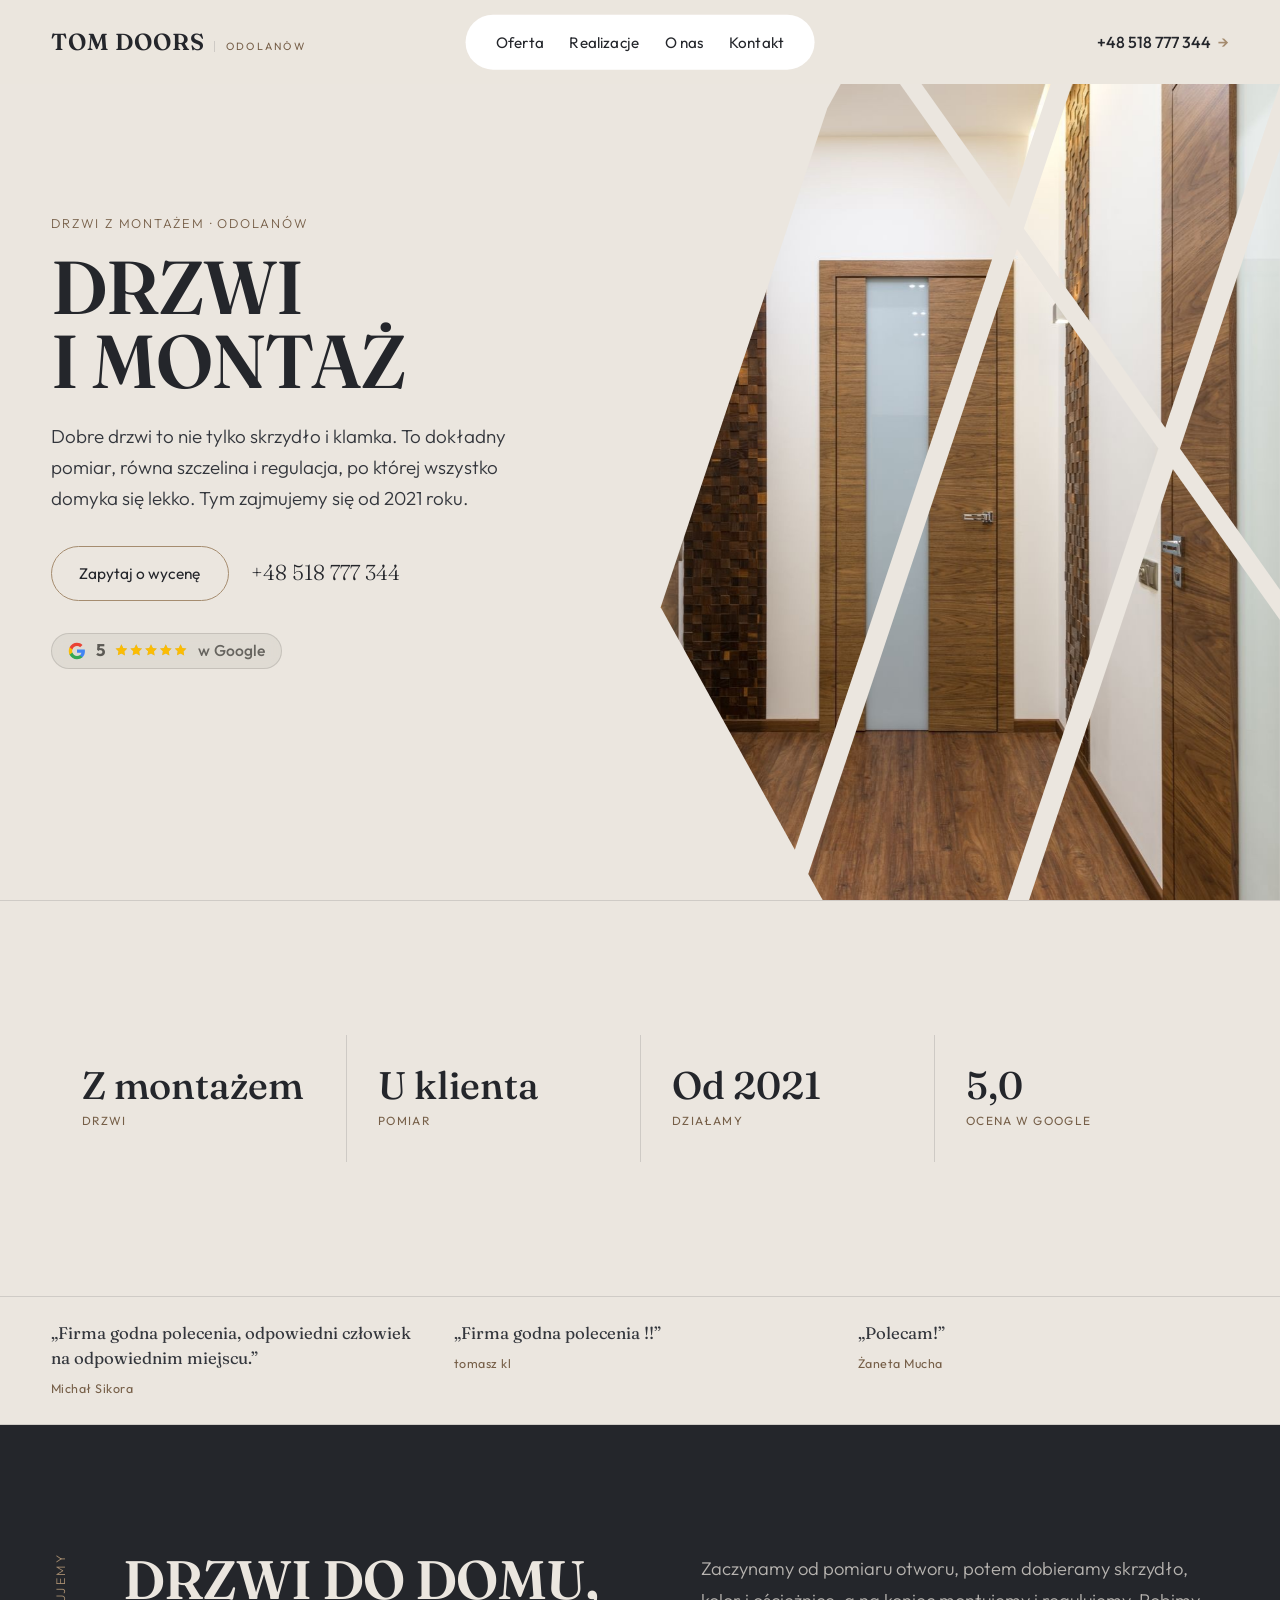
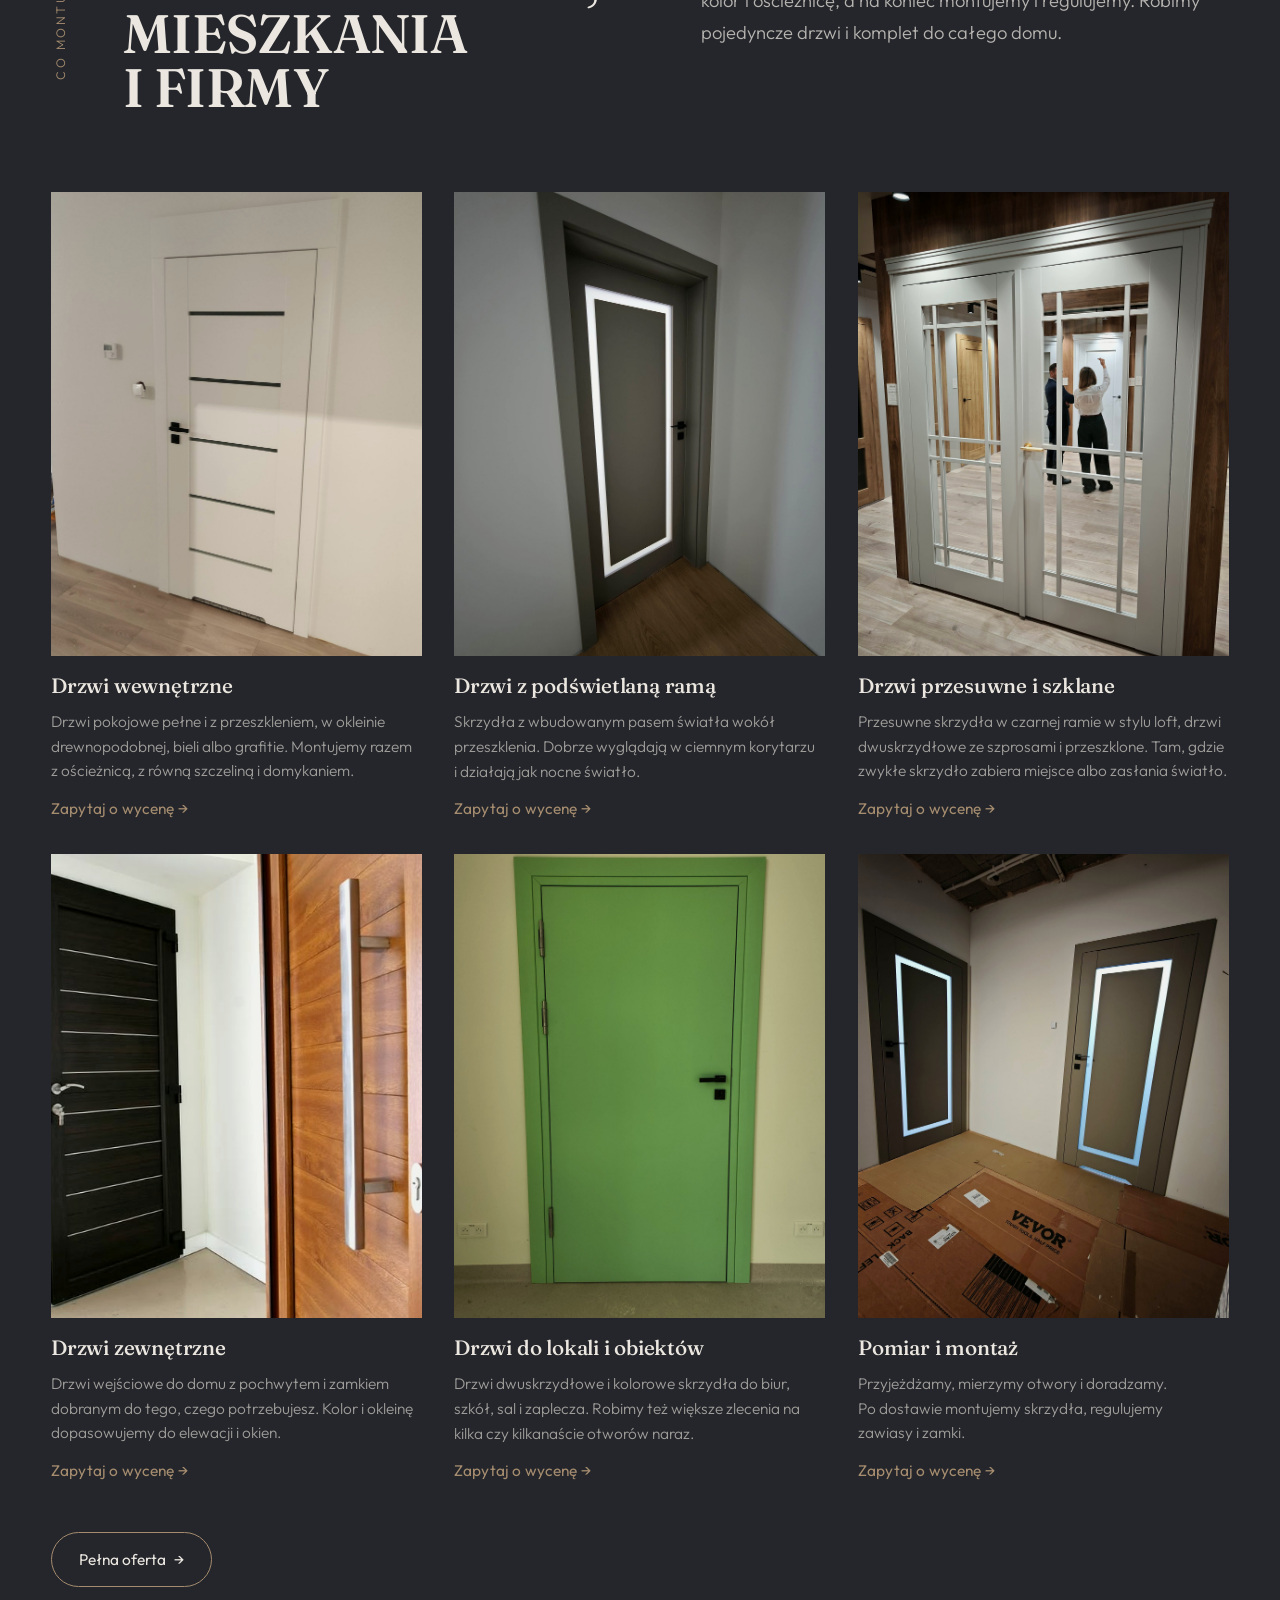
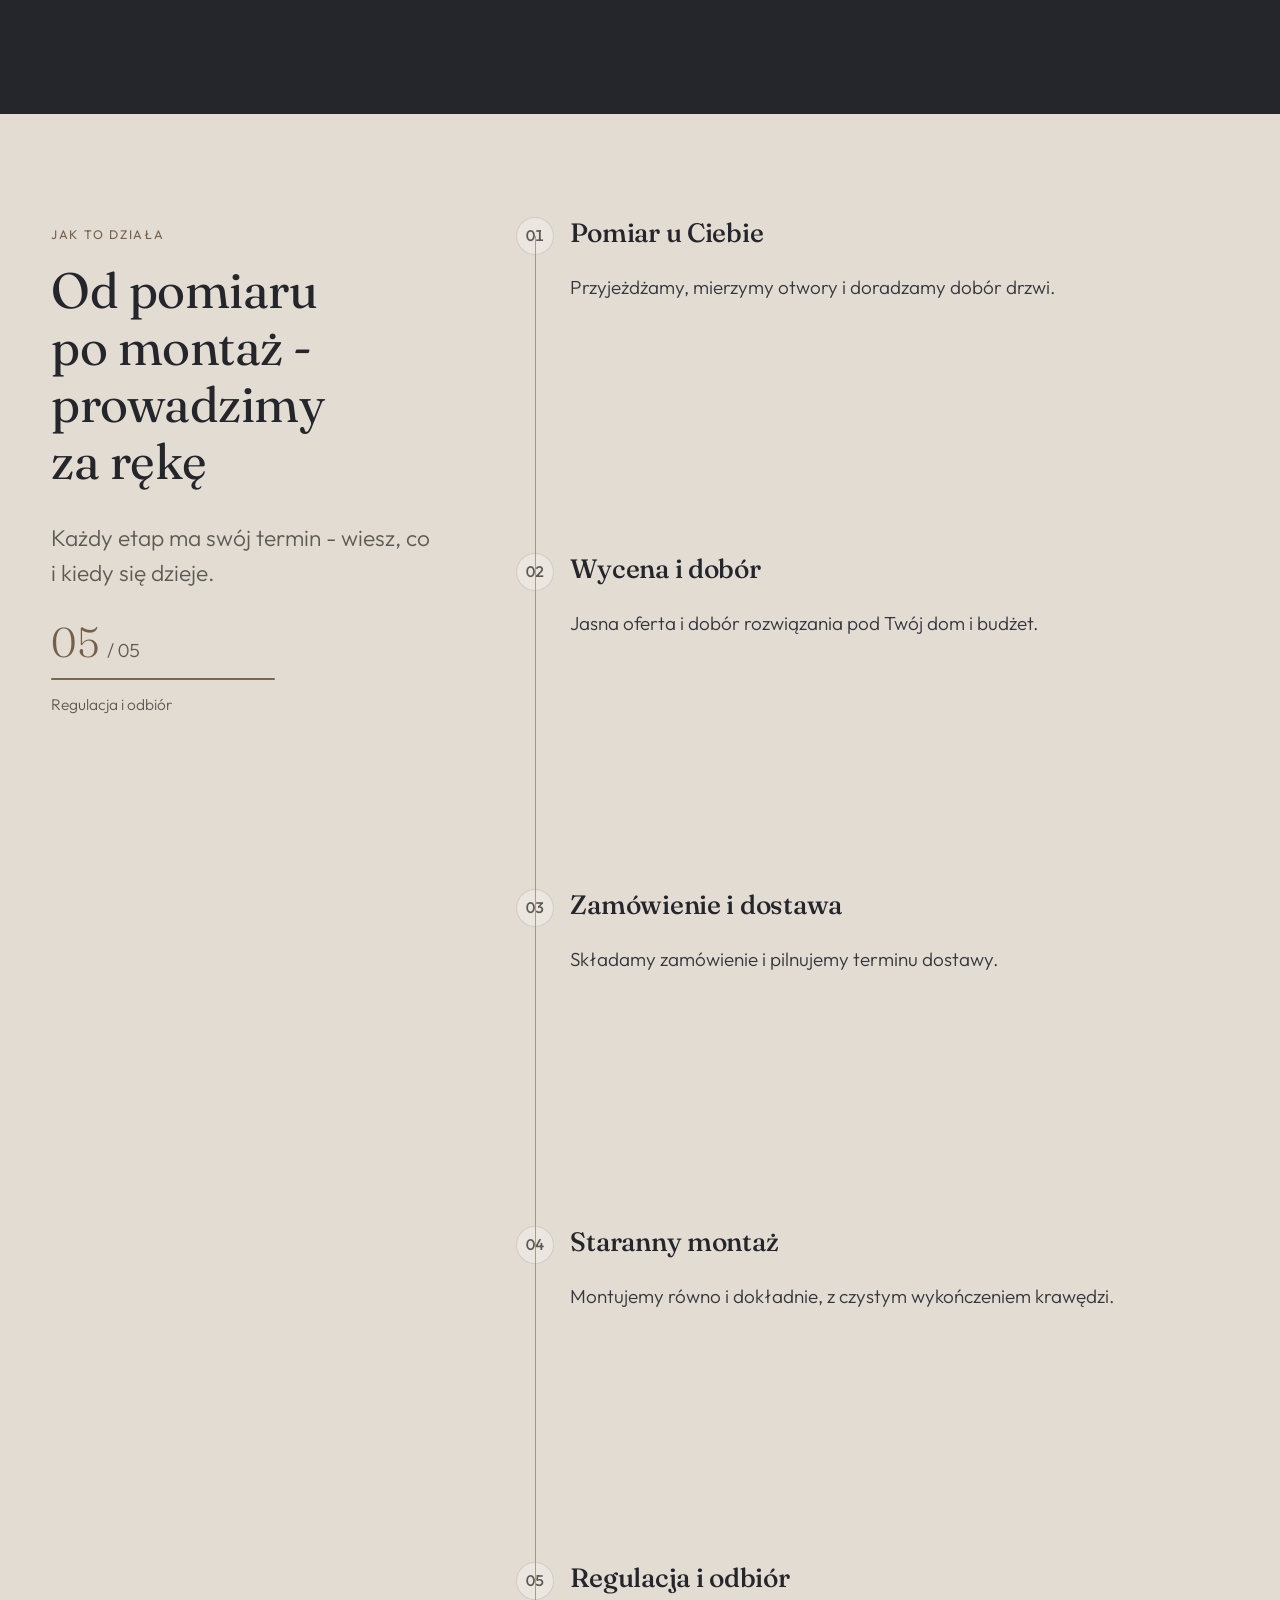
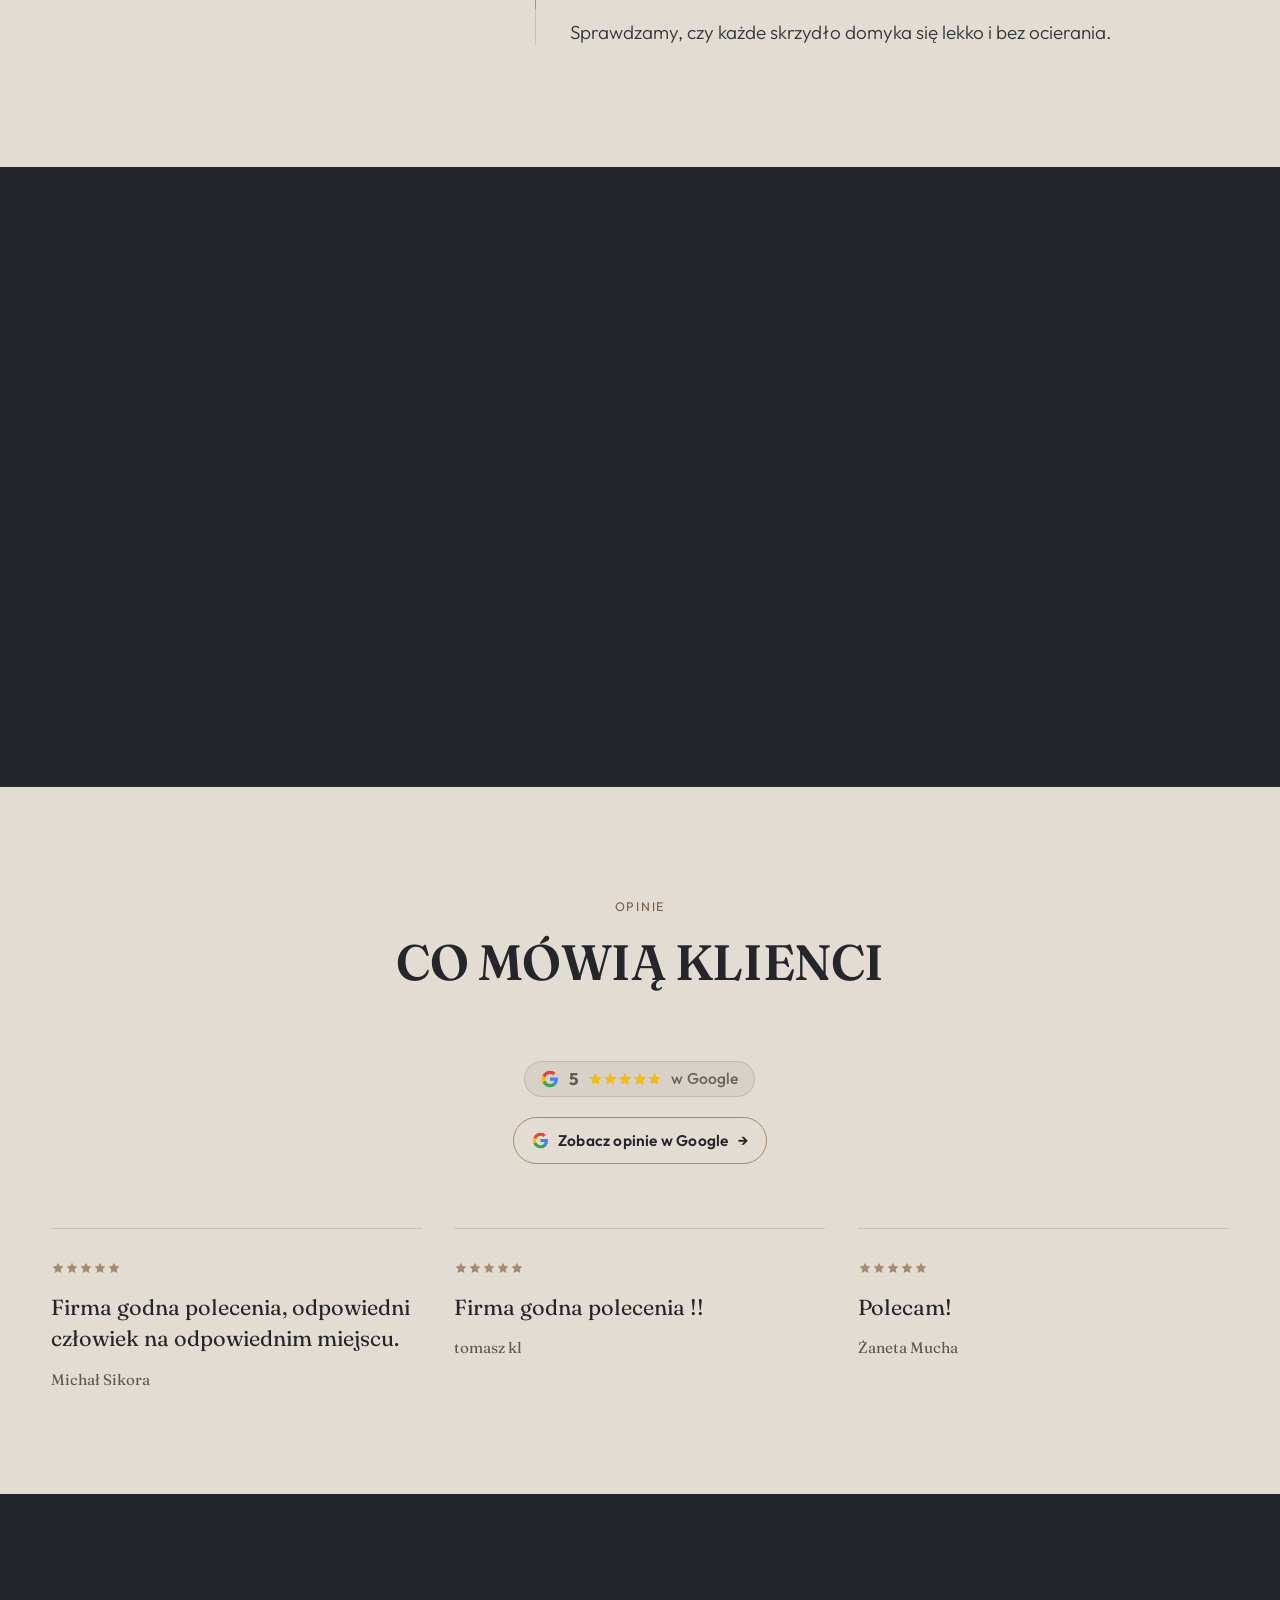
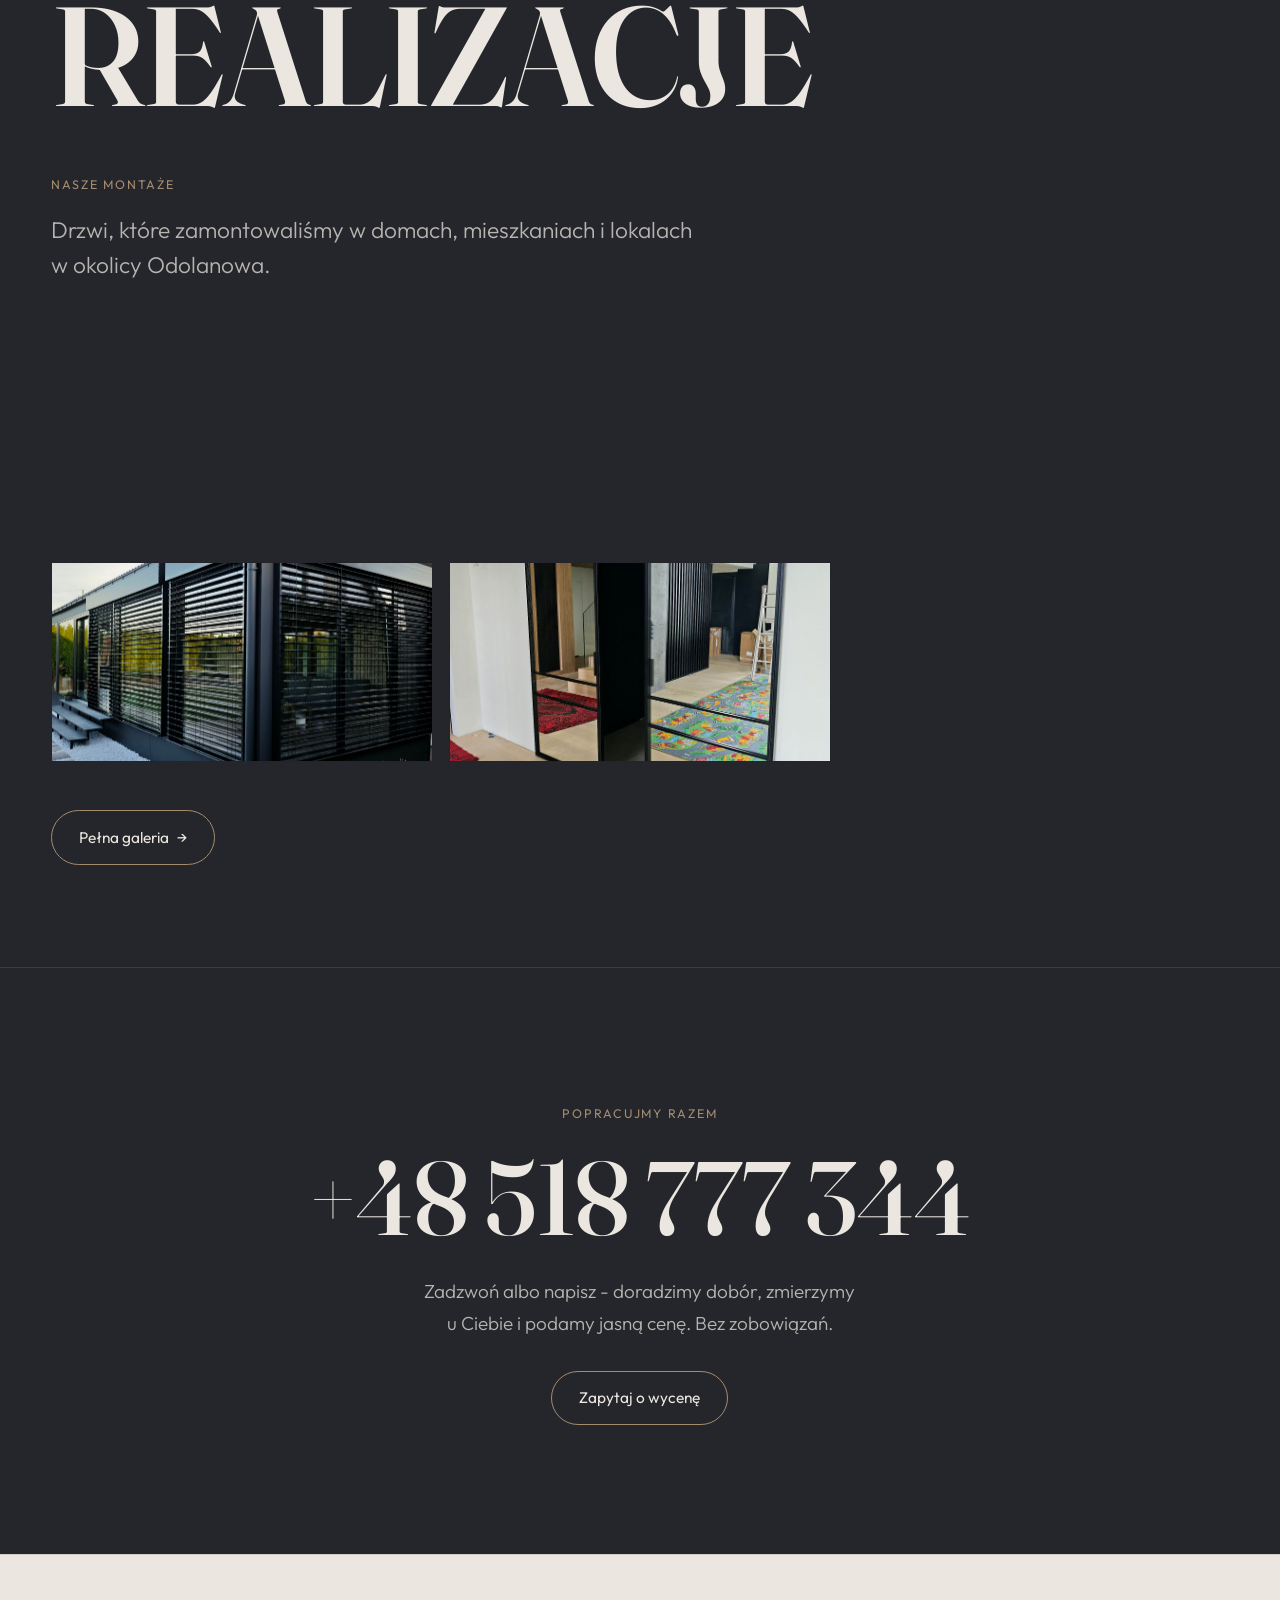
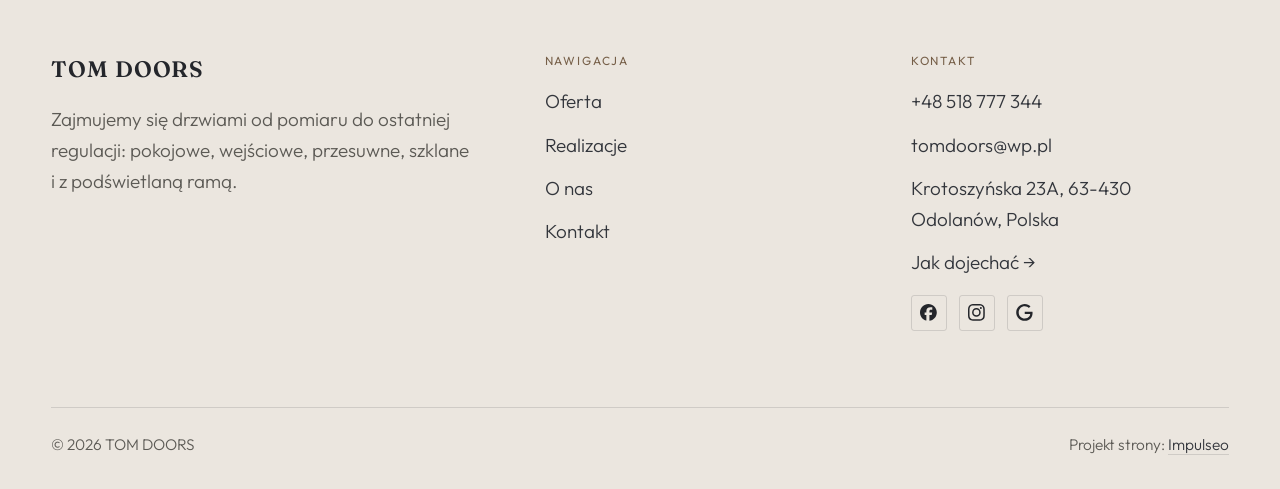
<file: index.html>
<!DOCTYPE html>
<html lang="pl">
<head>
<meta charset="UTF-8">
<meta name="viewport" content="width=device-width, initial-scale=1.0">
<title>TOM DOORS - drzwi z montażem · Odolanów</title>
<meta name="description" content="TOM DOORS z Odolanowa - drzwi wewnętrzne, zewnętrzne, przesuwne i z podświetlaną ramą, z pomiarem i montażem. Ocena 5,0 w Google. Zadzwoń: 518 777 344.">
<link rel="canonical" href="https://kris20032.github.io/tom-doors/">
<meta name="robots" content="noindex, nofollow">
<meta property="og:type" content="website">
<meta property="og:locale" content="pl_PL">
<meta property="og:site_name" content="TOM DOORS">
<meta property="og:title" content="TOM DOORS - drzwi z montażem · Odolanów">
<meta property="og:description" content="TOM DOORS z Odolanowa - drzwi wewnętrzne, zewnętrzne, przesuwne i z podświetlaną ramą, z pomiarem i montażem. Ocena 5,0 w Google. Zadzwoń: 518 777 344.">
<meta property="og:url" content="https://kris20032.github.io/tom-doors/">
<meta property="og:image" content="https://kris20032.github.io/tom-doors/img/og.jpg">
<meta property="og:image:width" content="1200">
<meta property="og:image:height" content="630">
<meta name="twitter:card" content="summary_large_image">
<script type="application/ld+json">{"@context": "https://schema.org", "@type": "LocalBusiness", "name": "TOM DOORS", "url": "https://kris20032.github.io/tom-doors/", "telephone": "+48518777344", "image": "https://kris20032.github.io/tom-doors/img/og.jpg", "areaServed": "Odolanów", "sameAs": ["https://maps.google.com/?cid=12804049707847882123&g_mp=Cidnb29nbGUubWFwcy5wbGFjZXMudjEuUGxhY2VzLlNlYXJjaFRleHQQAhgEIAA", "https://www.facebook.com/p/TOM-DOORS-100087674329589/?locale=pl_PL", "https://www.instagram.com/tom_doors/"]}</script>
<link rel="preconnect" href="https://fonts.googleapis.com">
<link rel="preconnect" href="https://fonts.gstatic.com" crossorigin>
<link href="https://fonts.googleapis.com/css2?family=Fraunces:opsz,wght@9..144,400;9..144,500;9..144,600&family=Outfit:wght@300;400;500&display=swap" rel="stylesheet">
<link rel="stylesheet" href="assets/styles.css?v=f9ef40aa">
<link rel="stylesheet" href="assets/kw.css?v=kw1">
</head>
<body>

<header class="nav">
  <div class="wrap nav-inner">
    <a class="brand" href="index.html"><span class="name">TOM DOORS</span><span class="sub">Odolanów</span></a>
    <nav class="nav-links">
      <a href="oferta.html">Oferta</a>
      <a href="realizacje.html">Realizacje</a>
      <a href="o-nas.html">O nas</a>
      <a href="kontakt.html">Kontakt</a>
      <a href="kontakt.html" class="btn btn-accent">Zapytaj o wycenę</a>
    </nav>
    <a class="kw-navtel" href="tel:+48518777344"><span class="kw-navtel-lab">Zadzwoń</span> <span class="kw-navtel-num">+48 518 777 344</span> <span class="arr">→</span></a>
    <button class="nav-toggle" aria-label="Menu"><span></span><span></span><span></span></button>
  </div>
</header>

<main>
<section class="kw-hero">
  <div class="kw-art"><img src="img/hero.jpg" fetchpriority="high" alt="Jasny korytarz z drzwiami w okleinie orzech i pionowym przeszkleniem" width="1880" height="1255"></div>
  <div class="kw-hero-inner">
    <div class="kw-hero-copy reveal">
      <span class="kw-kicker">Drzwi z montażem · Odolanów</span>
      <h1 class="kw-h1">Drzwi<br>i montaż</h1>
      <p class="kw-lead">Dobre drzwi to nie tylko skrzydło i klamka. To dokładny pomiar, równa szczelina i regulacja, po której wszystko domyka się lekko. Tym zajmujemy się od 2021 roku.</p>
      <div class="kw-actions">
        <a href="kontakt.html" class="btn btn-ghost">Zapytaj o wycenę</a>
        <a class="kw-tel" href="tel:+48518777344">+48 518 777 344</a>
      </div>
      <p class="kw-trust"><span class="g-badge"><svg class="gb-ico" viewBox="0 0 24 24" width="18" height="18" aria-hidden="true"><path fill="#4285F4" d="M22.56 12.25c0-.78-.07-1.53-.2-2.25H12v4.26h5.92c-.26 1.37-1.04 2.53-2.21 3.31v2.77h3.57c2.08-1.92 3.28-4.74 3.28-8.09z"/><path fill="#34A853" d="M12 23c2.97 0 5.46-.98 7.28-2.66l-3.57-2.77c-.98.66-2.23 1.06-3.71 1.06-2.86 0-5.29-1.93-6.16-4.53H2.18v2.84C3.99 20.53 7.7 23 12 23z"/><path fill="#FBBC05" d="M5.84 14.09c-.22-.66-.35-1.36-.35-2.09s.13-1.43.35-2.09V7.07H2.18C1.43 8.55 1 10.22 1 12s.43 3.45 1.18 4.93l2.85-2.22.81-.62z"/><path fill="#EA4335" d="M12 5.38c1.62 0 3.06.56 4.21 1.64l3.15-3.15C17.45 2.09 14.97 1 12 1 7.7 1 3.99 3.47 2.18 7.07l3.66 2.84c.87-2.6 3.3-4.53 6.16-4.53z"/></svg><b class="gb-ocena">5</b><svg class="gb-stars" viewBox="0 0 90 18" width="74" height="14.8" aria-hidden="true"><g fill="currentColor" opacity=".26"><path transform="translate(0,0)" d="M9 1.6l2.2 4.46 4.92.72-3.56 3.47.84 4.9L9 12.74l-4.4 2.31.84-4.9L1.88 6.68l4.92-.72L9 1.6Z"/><path transform="translate(18,0)" d="M9 1.6l2.2 4.46 4.92.72-3.56 3.47.84 4.9L9 12.74l-4.4 2.31.84-4.9L1.88 6.68l4.92-.72L9 1.6Z"/><path transform="translate(36,0)" d="M9 1.6l2.2 4.46 4.92.72-3.56 3.47.84 4.9L9 12.74l-4.4 2.31.84-4.9L1.88 6.68l4.92-.72L9 1.6Z"/><path transform="translate(54,0)" d="M9 1.6l2.2 4.46 4.92.72-3.56 3.47.84 4.9L9 12.74l-4.4 2.31.84-4.9L1.88 6.68l4.92-.72L9 1.6Z"/><path transform="translate(72,0)" d="M9 1.6l2.2 4.46 4.92.72-3.56 3.47.84 4.9L9 12.74l-4.4 2.31.84-4.9L1.88 6.68l4.92-.72L9 1.6Z"/></g><clipPath id="gs1000"><rect x="0" y="0" width="90.0" height="18"/></clipPath><g fill="#FBBC04" clip-path="url(#gs1000)"><path transform="translate(0,0)" d="M9 1.6l2.2 4.46 4.92.72-3.56 3.47.84 4.9L9 12.74l-4.4 2.31.84-4.9L1.88 6.68l4.92-.72L9 1.6Z"/><path transform="translate(18,0)" d="M9 1.6l2.2 4.46 4.92.72-3.56 3.47.84 4.9L9 12.74l-4.4 2.31.84-4.9L1.88 6.68l4.92-.72L9 1.6Z"/><path transform="translate(36,0)" d="M9 1.6l2.2 4.46 4.92.72-3.56 3.47.84 4.9L9 12.74l-4.4 2.31.84-4.9L1.88 6.68l4.92-.72L9 1.6Z"/><path transform="translate(54,0)" d="M9 1.6l2.2 4.46 4.92.72-3.56 3.47.84 4.9L9 12.74l-4.4 2.31.84-4.9L1.88 6.68l4.92-.72L9 1.6Z"/><path transform="translate(72,0)" d="M9 1.6l2.2 4.46 4.92.72-3.56 3.47.84 4.9L9 12.74l-4.4 2.31.84-4.9L1.88 6.68l4.92-.72L9 1.6Z"/></g></svg><span class="gb-txt">w Google</span></span></p>
    </div>
  </div>
</section>
<section class="dom-statband">
  <div class="wrap">
    <div class="dom-stats">
      <div class="dom-stat reveal"><div class="ds-num">Z montażem</div><div class="ds-lab">Drzwi</div></div>
      <div class="dom-stat reveal"><div class="ds-num">U klienta</div><div class="ds-lab">Pomiar</div></div>
      <div class="dom-stat reveal"><div class="ds-num">Od 2021</div><div class="ds-lab">Działamy</div></div>
      <div class="dom-stat reveal"><div class="ds-num">5,0</div><div class="ds-lab">Ocena w Google</div></div>
    </div>
  </div>
</section>
<section class="opinie-mini" aria-label="Opinie klientów">
  <div class="wrap">
    <div class="om-row">
      <div class="om-item reveal"><blockquote>„Firma godna polecenia, odpowiedni człowiek na odpowiednim miejscu.”</blockquote><span class="om-autor">Michał Sikora</span></div>
      <div class="om-item reveal"><blockquote>„Firma godna polecenia !!”</blockquote><span class="om-autor">tomasz kl</span></div>
      <div class="om-item reveal"><blockquote>„Polecam!”</blockquote><span class="om-autor">Żaneta Mucha</span></div>
    </div>
  </div>
</section>
<section class="dom-products kw-what" id="produkty">
  <div class="wrap">
    <div class="kw-what-top reveal">
      <span class="kw-vert">Co montujemy</span>
      <h2>Drzwi do domu, mieszkania i firmy</h2>
      <p class="kw-what-txt">Zaczynamy od pomiaru otworu, potem dobieramy skrzydło, kolor i ościeżnicę, a na koniec montujemy i regulujemy. Robimy pojedyncze drzwi i komplet do całego domu.</p>
    </div>
    <div class="dom-grid">
      <article class="dom-card reveal">
        <figure class="dom-card__img"><img src="img/g2.jpg" alt="Drzwi wewnętrzne" loading="lazy" width="1492" height="2038" decoding="async"></figure>
        <div class="dom-card__body">
          <h3 class="dom-card__name">Drzwi wewnętrzne</h3>
          <p class="dom-card__tag">Drzwi pokojowe pełne i z przeszkleniem, w okleinie drewnopodobnej, bieli albo grafitie. Montujemy razem z ościeżnicą, z równą szczeliną i domykaniem.</p>
          <a class="dom-card__link" href="kontakt.html">Zapytaj o wycenę <span class="arr">→</span></a>
        </div>
      </article>
      <article class="dom-card reveal">
        <figure class="dom-card__img"><img src="img/g1.jpg" alt="Drzwi z podświetlaną ramą" loading="lazy" width="1600" height="2133" decoding="async"></figure>
        <div class="dom-card__body">
          <h3 class="dom-card__name">Drzwi z podświetlaną ramą</h3>
          <p class="dom-card__tag">Skrzydła z wbudowanym pasem światła wokół przeszklenia. Dobrze wyglądają w ciemnym korytarzu i działają jak nocne światło.</p>
          <a class="dom-card__link" href="kontakt.html">Zapytaj o wycenę <span class="arr">→</span></a>
        </div>
      </article>
      <article class="dom-card reveal">
        <figure class="dom-card__img"><img src="img/g3.jpg" alt="Drzwi przesuwne i szklane" loading="lazy" width="1600" height="2133" decoding="async"></figure>
        <div class="dom-card__body">
          <h3 class="dom-card__name">Drzwi przesuwne i szklane</h3>
          <p class="dom-card__tag">Przesuwne skrzydła w czarnej ramie w stylu loft, drzwi dwuskrzydłowe ze szprosami i przeszklone. Tam, gdzie zwykłe skrzydło zabiera miejsce albo zasłania światło.</p>
          <a class="dom-card__link" href="kontakt.html">Zapytaj o wycenę <span class="arr">→</span></a>
        </div>
      </article>
      <article class="dom-card reveal">
        <figure class="dom-card__img"><img src="img/g5.jpg" alt="Drzwi zewnętrzne" loading="lazy" width="930" height="608" decoding="async"></figure>
        <div class="dom-card__body">
          <h3 class="dom-card__name">Drzwi zewnętrzne</h3>
          <p class="dom-card__tag">Drzwi wejściowe do domu z pochwytem i zamkiem dobranym do tego, czego potrzebujesz. Kolor i okleinę dopasowujemy do elewacji i okien.</p>
          <a class="dom-card__link" href="kontakt.html">Zapytaj o wycenę <span class="arr">→</span></a>
        </div>
      </article>
      <article class="dom-card reveal">
        <figure class="dom-card__img"><img src="img/g7.jpg" alt="Drzwi do lokali i obiektów" loading="lazy" width="1600" height="2133" decoding="async"></figure>
        <div class="dom-card__body">
          <h3 class="dom-card__name">Drzwi do lokali i obiektów</h3>
          <p class="dom-card__tag">Drzwi dwuskrzydłowe i kolorowe skrzydła do biur, szkół, sal i zaplecza. Robimy też większe zlecenia na kilka czy kilkanaście otworów naraz.</p>
          <a class="dom-card__link" href="kontakt.html">Zapytaj o wycenę <span class="arr">→</span></a>
        </div>
      </article>
      <article class="dom-card reveal">
        <figure class="dom-card__img"><img src="img/g6.jpg" alt="Pomiar i montaż" loading="lazy" width="1600" height="2133" decoding="async"></figure>
        <div class="dom-card__body">
          <h3 class="dom-card__name">Pomiar i montaż</h3>
          <p class="dom-card__tag">Przyjeżdżamy, mierzymy otwory i doradzamy. Po dostawie montujemy skrzydła, regulujemy zawiasy i zamki.</p>
          <a class="dom-card__link" href="kontakt.html">Zapytaj o wycenę <span class="arr">→</span></a>
        </div>
      </article>
    </div>
    <div style="margin-top:var(--space-7)" class="reveal"><a href="oferta.html" class="btn btn-ghost">Pełna oferta <span class="arr">→</span></a></div>
  </div>
</section>
<section class="proces proces-os dom">
  <div class="wrap proc-grid">
    <div class="proc-side">
      <div class="head reveal">
        <span class="eyebrow">Jak to działa</span>
        <h2>Od pomiaru po montaż - prowadzimy za rękę</h2>
        <p>Każdy etap ma swój termin - wiesz, co i kiedy się dzieje.</p>
      </div>
      <div class="proc-count" aria-hidden="true"><span class="pc-cur">01</span><span class="pc-all">/ 05</span></div>
      <div class="proc-bar" aria-hidden="true"><i></i></div>
      <p class="proc-now" aria-hidden="true">Pomiar u Ciebie</p>
    </div>
    <ol class="proces-line">
      <li class="reveal"><span class="pno">01</span><h3>Pomiar u Ciebie</h3><p>Przyjeżdżamy, mierzymy otwory i doradzamy dobór drzwi.</p></li>
      <li class="reveal"><span class="pno">02</span><h3>Wycena i dobór</h3><p>Jasna oferta i dobór rozwiązania pod Twój dom i budżet.</p></li>
      <li class="reveal"><span class="pno">03</span><h3>Zamówienie i dostawa</h3><p>Składamy zamówienie i pilnujemy terminu dostawy.</p></li>
      <li class="reveal"><span class="pno">04</span><h3>Staranny montaż</h3><p>Montujemy równo i dokładnie, z czystym wykończeniem krawędzi.</p></li>
      <li class="reveal"><span class="pno">05</span><h3>Regulacja i odbiór</h3><p>Sprawdzamy, czy każde skrzydło domyka się lekko i bez ocierania.</p></li>
    </ol>
  </div>
</section>
<section class="stopklatka" aria-hidden="true">
  <div class="stk-bg" style="background-image:url(img/g11.jpg)"></div>
</section>
<section class="opinie">
  <div class="wrap">
    <div class="head center reveal">
      <span class="eyebrow">Opinie</span>
      <h2>Co mówią klienci</h2>
    </div>
    <p class="op-meta reveal"><span class="g-badge"><svg class="gb-ico" viewBox="0 0 24 24" width="18" height="18" aria-hidden="true"><path fill="#4285F4" d="M22.56 12.25c0-.78-.07-1.53-.2-2.25H12v4.26h5.92c-.26 1.37-1.04 2.53-2.21 3.31v2.77h3.57c2.08-1.92 3.28-4.74 3.28-8.09z"/><path fill="#34A853" d="M12 23c2.97 0 5.46-.98 7.28-2.66l-3.57-2.77c-.98.66-2.23 1.06-3.71 1.06-2.86 0-5.29-1.93-6.16-4.53H2.18v2.84C3.99 20.53 7.7 23 12 23z"/><path fill="#FBBC05" d="M5.84 14.09c-.22-.66-.35-1.36-.35-2.09s.13-1.43.35-2.09V7.07H2.18C1.43 8.55 1 10.22 1 12s.43 3.45 1.18 4.93l2.85-2.22.81-.62z"/><path fill="#EA4335" d="M12 5.38c1.62 0 3.06.56 4.21 1.64l3.15-3.15C17.45 2.09 14.97 1 12 1 7.7 1 3.99 3.47 2.18 7.07l3.66 2.84c.87-2.6 3.3-4.53 6.16-4.53z"/></svg><b class="gb-ocena">5</b><svg class="gb-stars" viewBox="0 0 90 18" width="74" height="14.8" aria-hidden="true"><g fill="currentColor" opacity=".26"><path transform="translate(0,0)" d="M9 1.6l2.2 4.46 4.92.72-3.56 3.47.84 4.9L9 12.74l-4.4 2.31.84-4.9L1.88 6.68l4.92-.72L9 1.6Z"/><path transform="translate(18,0)" d="M9 1.6l2.2 4.46 4.92.72-3.56 3.47.84 4.9L9 12.74l-4.4 2.31.84-4.9L1.88 6.68l4.92-.72L9 1.6Z"/><path transform="translate(36,0)" d="M9 1.6l2.2 4.46 4.92.72-3.56 3.47.84 4.9L9 12.74l-4.4 2.31.84-4.9L1.88 6.68l4.92-.72L9 1.6Z"/><path transform="translate(54,0)" d="M9 1.6l2.2 4.46 4.92.72-3.56 3.47.84 4.9L9 12.74l-4.4 2.31.84-4.9L1.88 6.68l4.92-.72L9 1.6Z"/><path transform="translate(72,0)" d="M9 1.6l2.2 4.46 4.92.72-3.56 3.47.84 4.9L9 12.74l-4.4 2.31.84-4.9L1.88 6.68l4.92-.72L9 1.6Z"/></g><clipPath id="gs1000"><rect x="0" y="0" width="90.0" height="18"/></clipPath><g fill="#FBBC04" clip-path="url(#gs1000)"><path transform="translate(0,0)" d="M9 1.6l2.2 4.46 4.92.72-3.56 3.47.84 4.9L9 12.74l-4.4 2.31.84-4.9L1.88 6.68l4.92-.72L9 1.6Z"/><path transform="translate(18,0)" d="M9 1.6l2.2 4.46 4.92.72-3.56 3.47.84 4.9L9 12.74l-4.4 2.31.84-4.9L1.88 6.68l4.92-.72L9 1.6Z"/><path transform="translate(36,0)" d="M9 1.6l2.2 4.46 4.92.72-3.56 3.47.84 4.9L9 12.74l-4.4 2.31.84-4.9L1.88 6.68l4.92-.72L9 1.6Z"/><path transform="translate(54,0)" d="M9 1.6l2.2 4.46 4.92.72-3.56 3.47.84 4.9L9 12.74l-4.4 2.31.84-4.9L1.88 6.68l4.92-.72L9 1.6Z"/><path transform="translate(72,0)" d="M9 1.6l2.2 4.46 4.92.72-3.56 3.47.84 4.9L9 12.74l-4.4 2.31.84-4.9L1.88 6.68l4.92-.72L9 1.6Z"/></g></svg><span class="gb-txt">w Google</span></span></p>
    <p class="op-meta reveal"><a class="op-google" href="https://maps.google.com/?cid=12804049707847882123&amp;g_mp=Cidnb29nbGUubWFwcy5wbGFjZXMudjEuUGxhY2VzLlNlYXJjaFRleHQQAhgEIAA" target="_blank" rel="noopener"><svg class="op-g-ico" viewBox="0 0 24 24" width="17" height="17" aria-hidden="true"><path fill="#4285F4" d="M22.56 12.25c0-.78-.07-1.53-.2-2.25H12v4.26h5.92c-.26 1.37-1.04 2.53-2.21 3.31v2.77h3.57c2.08-1.92 3.28-4.74 3.28-8.09z"/><path fill="#34A853" d="M12 23c2.97 0 5.46-.98 7.28-2.66l-3.57-2.77c-.98.66-2.23 1.06-3.71 1.06-2.86 0-5.29-1.93-6.16-4.53H2.18v2.84C3.99 20.53 7.7 23 12 23z"/><path fill="#FBBC05" d="M5.84 14.09c-.22-.66-.35-1.36-.35-2.09s.13-1.43.35-2.09V7.07H2.18C1.43 8.55 1 10.22 1 12s.43 3.45 1.18 4.93l2.85-2.22.81-.62z"/><path fill="#EA4335" d="M12 5.38c1.62 0 3.06.56 4.21 1.64l3.15-3.15C17.45 2.09 14.97 1 12 1 7.7 1 3.99 3.47 2.18 7.07l3.66 2.84c.87-2.6 3.3-4.53 6.16-4.53z"/></svg><span>Zobacz opinie w Google</span><span class="arr">→</span></a></p>
    <div class="opinie-grid">
      <figure class="op-card reveal"><span class="op-star"><svg class="ico-star" width="14" height="14" viewBox="0 0 24 24" style="vertical-align:-2px" aria-hidden="true"><path d="M12 2.8l2.85 5.8 6.4.93-4.63 4.5 1.1 6.37L12 17.4l-5.72 3 1.1-6.37-4.63-4.5 6.4-.93L12 2.8Z" fill="currentColor"/></svg><svg class="ico-star" width="14" height="14" viewBox="0 0 24 24" style="vertical-align:-2px" aria-hidden="true"><path d="M12 2.8l2.85 5.8 6.4.93-4.63 4.5 1.1 6.37L12 17.4l-5.72 3 1.1-6.37-4.63-4.5 6.4-.93L12 2.8Z" fill="currentColor"/></svg><svg class="ico-star" width="14" height="14" viewBox="0 0 24 24" style="vertical-align:-2px" aria-hidden="true"><path d="M12 2.8l2.85 5.8 6.4.93-4.63 4.5 1.1 6.37L12 17.4l-5.72 3 1.1-6.37-4.63-4.5 6.4-.93L12 2.8Z" fill="currentColor"/></svg><svg class="ico-star" width="14" height="14" viewBox="0 0 24 24" style="vertical-align:-2px" aria-hidden="true"><path d="M12 2.8l2.85 5.8 6.4.93-4.63 4.5 1.1 6.37L12 17.4l-5.72 3 1.1-6.37-4.63-4.5 6.4-.93L12 2.8Z" fill="currentColor"/></svg><svg class="ico-star" width="14" height="14" viewBox="0 0 24 24" style="vertical-align:-2px" aria-hidden="true"><path d="M12 2.8l2.85 5.8 6.4.93-4.63 4.5 1.1 6.37L12 17.4l-5.72 3 1.1-6.37-4.63-4.5 6.4-.93L12 2.8Z" fill="currentColor"/></svg></span><blockquote>Firma godna polecenia, odpowiedni człowiek na odpowiednim miejscu.</blockquote><span class="op-autor">Michał Sikora</span></figure>
      <figure class="op-card reveal"><span class="op-star"><svg class="ico-star" width="14" height="14" viewBox="0 0 24 24" style="vertical-align:-2px" aria-hidden="true"><path d="M12 2.8l2.85 5.8 6.4.93-4.63 4.5 1.1 6.37L12 17.4l-5.72 3 1.1-6.37-4.63-4.5 6.4-.93L12 2.8Z" fill="currentColor"/></svg><svg class="ico-star" width="14" height="14" viewBox="0 0 24 24" style="vertical-align:-2px" aria-hidden="true"><path d="M12 2.8l2.85 5.8 6.4.93-4.63 4.5 1.1 6.37L12 17.4l-5.72 3 1.1-6.37-4.63-4.5 6.4-.93L12 2.8Z" fill="currentColor"/></svg><svg class="ico-star" width="14" height="14" viewBox="0 0 24 24" style="vertical-align:-2px" aria-hidden="true"><path d="M12 2.8l2.85 5.8 6.4.93-4.63 4.5 1.1 6.37L12 17.4l-5.72 3 1.1-6.37-4.63-4.5 6.4-.93L12 2.8Z" fill="currentColor"/></svg><svg class="ico-star" width="14" height="14" viewBox="0 0 24 24" style="vertical-align:-2px" aria-hidden="true"><path d="M12 2.8l2.85 5.8 6.4.93-4.63 4.5 1.1 6.37L12 17.4l-5.72 3 1.1-6.37-4.63-4.5 6.4-.93L12 2.8Z" fill="currentColor"/></svg><svg class="ico-star" width="14" height="14" viewBox="0 0 24 24" style="vertical-align:-2px" aria-hidden="true"><path d="M12 2.8l2.85 5.8 6.4.93-4.63 4.5 1.1 6.37L12 17.4l-5.72 3 1.1-6.37-4.63-4.5 6.4-.93L12 2.8Z" fill="currentColor"/></svg></span><blockquote>Firma godna polecenia !!</blockquote><span class="op-autor">tomasz kl</span></figure>
      <figure class="op-card reveal"><span class="op-star"><svg class="ico-star" width="14" height="14" viewBox="0 0 24 24" style="vertical-align:-2px" aria-hidden="true"><path d="M12 2.8l2.85 5.8 6.4.93-4.63 4.5 1.1 6.37L12 17.4l-5.72 3 1.1-6.37-4.63-4.5 6.4-.93L12 2.8Z" fill="currentColor"/></svg><svg class="ico-star" width="14" height="14" viewBox="0 0 24 24" style="vertical-align:-2px" aria-hidden="true"><path d="M12 2.8l2.85 5.8 6.4.93-4.63 4.5 1.1 6.37L12 17.4l-5.72 3 1.1-6.37-4.63-4.5 6.4-.93L12 2.8Z" fill="currentColor"/></svg><svg class="ico-star" width="14" height="14" viewBox="0 0 24 24" style="vertical-align:-2px" aria-hidden="true"><path d="M12 2.8l2.85 5.8 6.4.93-4.63 4.5 1.1 6.37L12 17.4l-5.72 3 1.1-6.37-4.63-4.5 6.4-.93L12 2.8Z" fill="currentColor"/></svg><svg class="ico-star" width="14" height="14" viewBox="0 0 24 24" style="vertical-align:-2px" aria-hidden="true"><path d="M12 2.8l2.85 5.8 6.4.93-4.63 4.5 1.1 6.37L12 17.4l-5.72 3 1.1-6.37-4.63-4.5 6.4-.93L12 2.8Z" fill="currentColor"/></svg><svg class="ico-star" width="14" height="14" viewBox="0 0 24 24" style="vertical-align:-2px" aria-hidden="true"><path d="M12 2.8l2.85 5.8 6.4.93-4.63 4.5 1.1 6.37L12 17.4l-5.72 3 1.1-6.37-4.63-4.5 6.4-.93L12 2.8Z" fill="currentColor"/></svg></span><blockquote>Polecam!</blockquote><span class="op-autor">Żaneta Mucha</span></figure>
    </div>
  </div>
</section>
<section class="kw-work">
  <div class="wrap">
    <h2 class="kw-giant reveal">Realizacje</h2>
    <div class="head reveal">
      <span class="eyebrow">Nasze montaże</span>
      <p>Drzwi, które zamontowaliśmy w domach, mieszkaniach i lokalach w okolicy Odolanowa.</p>
    </div>
    <div class="gallery">
      <div class="tile t-two3 reveal"><img src="img/g4.jpg" alt="TOM DOORS" loading="lazy" width="1600" height="1200" decoding="async"></div>
      <div class="tile t-third reveal"><img src="img/g8.jpg" alt="TOM DOORS" loading="lazy" width="1600" height="2125" decoding="async"></div>
      <div class="tile t-third reveal"><img src="img/g9.jpg" alt="TOM DOORS" loading="lazy" width="1520" height="2058" decoding="async"></div>
      <div class="tile t-third reveal"><img src="img/about.jpg" alt="TOM DOORS" loading="lazy" width="1600" height="2133" decoding="async"></div>
      <div class="tile t-third reveal"><img src="img/g12.jpg" alt="TOM DOORS" loading="lazy" width="1880" height="1253" decoding="async"></div>
    </div>
    <div style="margin-top:var(--space-7)" class="reveal"><a href="realizacje.html" class="btn btn-ghost">Pełna galeria <span class="arr">→</span></a></div>
  </div>
</section>
<section class="kw-cta">
  <div class="wrap reveal">
    <span class="eyebrow">Popracujmy razem</span>
    <a class="kw-cta-num" href="tel:+48518777344">+48 518 777 344</a>
    <p>Zadzwoń albo napisz - doradzimy dobór, zmierzymy u Ciebie i podamy jasną cenę. Bez zobowiązań.</p>
    <a href="kontakt.html" class="btn btn-ghost">Zapytaj o wycenę</a>
  </div>
</section>
</main>

<footer>
  <div class="wrap">
    <div class="foot-grid">
      <div class="foot-brand">
        <div class="name">TOM DOORS</div>
        <p>Zajmujemy się drzwiami od pomiaru do ostatniej regulacji: pokojowe, wejściowe, przesuwne, szklane i z podświetlaną ramą.</p>
      </div>
      <div class="foot-col">
        <h4>Nawigacja</h4>
        <a href="oferta.html">Oferta</a>
        <a href="realizacje.html">Realizacje</a>
        <a href="o-nas.html">O nas</a>
        <a href="kontakt.html">Kontakt</a>
      </div>
      <div class="foot-col">
        <h4>Kontakt</h4>
        <a href="tel:+48518777344">+48 518 777 344</a>
        <a href="mailto:tomdoors@wp.pl">tomdoors@wp.pl</a>
        <p>Krotoszyńska 23A, 63-430 Odolanów, Polska</p>
        <a href="https://maps.google.com/?cid=12804049707847882123&g_mp=Cidnb29nbGUubWFwcy5wbGFjZXMudjEuUGxhY2VzLlNlYXJjaFRleHQQAhgEIAA" target="_blank" rel="noopener">Jak dojechać →</a>
      <div class="foot-soc">
        <a class="soc" href="https://www.facebook.com/p/TOM-DOORS-100087674329589/?locale=pl_PL" target="_blank" rel="noopener" aria-label="Facebook - TOM DOORS"><svg viewBox="0 0 24 24" aria-hidden="true" focusable="false"><path d="M9.101 23.691v-7.98H6.627v-3.667h2.474v-1.58c0-4.085 1.848-5.978 5.858-5.978.401 0 .955.042 1.468.103a8.68 8.68 0 0 1 1.141.195v3.325a8.623 8.623 0 0 0-.653-.036 26.805 26.805 0 0 0-.733-.009c-.707 0-1.259.096-1.675.309a1.686 1.686 0 0 0-.679.622c-.258.42-.374.995-.374 1.752v1.297h3.919l-.386 2.103-.287 1.564h-3.246v8.245C19.396 23.238 24 18.179 24 12.044c0-6.627-5.373-12-12-12s-12 5.373-12 12c0 5.628 3.874 10.35 9.101 11.647Z" fill="currentColor"/></svg></a>
        <a class="soc" href="https://www.instagram.com/tom_doors/" target="_blank" rel="noopener" aria-label="Instagram - TOM DOORS"><svg viewBox="0 0 24 24" aria-hidden="true" focusable="false"><path d="M7.0301.084c-1.2768.0602-2.1487.264-2.911.5634-.7888.3075-1.4575.72-2.1228 1.3877-.6652.6677-1.075 1.3368-1.3802 2.127-.2954.7638-.4956 1.6365-.552 2.914-.0564 1.2775-.0689 1.6882-.0626 4.947.0062 3.2586.0206 3.6671.0825 4.9473.061 1.2765.264 2.1482.5635 2.9107.308.7889.72 1.4573 1.388 2.1228.6679.6655 1.3365 1.0743 2.1285 1.38.7632.295 1.6361.4961 2.9134.552 1.2773.056 1.6884.069 4.9462.0627 3.2578-.0062 3.668-.0207 4.9478-.0814 1.28-.0607 2.147-.2652 2.9098-.5633.7889-.3086 1.4578-.72 2.1228-1.3881.665-.6682 1.0745-1.3378 1.3795-2.1284.2957-.7632.4966-1.636.552-2.9124.056-1.2809.0692-1.6898.063-4.948-.0063-3.2583-.021-3.6668-.0817-4.9465-.0607-1.2797-.264-2.1487-.5633-2.9117-.3084-.7889-.72-1.4568-1.3876-2.1228C21.2982 1.33 20.628.9208 19.8378.6165 19.074.321 18.2017.1197 16.9244.0645 15.6471.0093 15.236-.005 11.977.0014 8.718.0076 8.31.0215 7.0301.0839m.1402 21.6932c-1.17-.0509-1.8053-.2453-2.2287-.408-.5606-.216-.96-.4771-1.3819-.895-.422-.4178-.6811-.8186-.9-1.378-.1644-.4234-.3624-1.058-.4171-2.228-.0595-1.2645-.072-1.6442-.079-4.848-.007-3.2037.0053-3.583.0607-4.848.05-1.169.2456-1.805.408-2.2282.216-.5613.4762-.96.895-1.3816.4188-.4217.8184-.6814 1.3783-.9003.423-.1651 1.0575-.3614 2.227-.4171 1.2655-.06 1.6447-.072 4.848-.079 3.2033-.007 3.5835.005 4.8495.0608 1.169.0508 1.8053.2445 2.228.408.5608.216.96.4754 1.3816.895.4217.4194.6816.8176.9005 1.3787.1653.4217.3617 1.056.4169 2.2263.0602 1.2655.0739 1.645.0796 4.848.0058 3.203-.0055 3.5834-.061 4.848-.051 1.17-.245 1.8055-.408 2.2294-.216.5604-.4763.96-.8954 1.3814-.419.4215-.8181.6811-1.3783.9-.4224.1649-1.0577.3617-2.2262.4174-1.2656.0595-1.6448.072-4.8493.079-3.2045.007-3.5825-.006-4.848-.0608M16.953 5.5864A1.44 1.44 0 1 0 18.39 4.144a1.44 1.44 0 0 0-1.437 1.4424M5.8385 12.012c.0067 3.4032 2.7706 6.1557 6.173 6.1493 3.4026-.0065 6.157-2.7701 6.1506-6.1733-.0065-3.4032-2.771-6.1565-6.174-6.1498-3.403.0067-6.156 2.771-6.1496 6.1738M8 12.0077a4 4 0 1 1 4.008 3.9921A3.9996 3.9996 0 0 1 8 12.0077" fill="currentColor"/></svg></a>
        <a class="soc" href="https://maps.google.com/?cid=12804049707847882123&g_mp=Cidnb29nbGUubWFwcy5wbGFjZXMudjEuUGxhY2VzLlNlYXJjaFRleHQQAhgEIAA" target="_blank" rel="noopener" aria-label="Google - TOM DOORS"><svg viewBox="0 0 24 24" aria-hidden="true" focusable="false"><path d="M12.48 10.92v3.28h7.84c-.24 1.84-.853 3.187-1.787 4.133-1.147 1.147-2.933 2.4-6.053 2.4-4.827 0-8.6-3.893-8.6-8.72s3.773-8.72 8.6-8.72c2.6 0 4.507 1.027 5.907 2.347l2.307-2.307C18.747 1.44 16.133 0 12.48 0 5.867 0 .307 5.387.307 12s5.56 12 12.173 12c3.573 0 6.267-1.173 8.373-3.36 2.16-2.16 2.84-5.213 2.84-7.667 0-.76-.053-1.467-.173-2.053H12.48z" fill="currentColor"/></svg></a>
      </div>
      </div>
    </div>
    <div class="foot-bot">
      <span>© 2026 TOM DOORS</span>
      <span>Projekt strony: <a class="foot-credit" href="https://impulseo.pl" target="_blank" rel="noopener">Impulseo</a></span>
    </div>
  </div>
</footer>
<div class="sticky-reserve"><a class="sr-book" href="kontakt.html">Zapytaj o wycenę</a><a class="sr-call" href="tel:+48518777344" aria-label="Zadzwoń"><svg class="ico-tel" width="16" height="16" viewBox="0 0 24 24" fill="none" aria-hidden="true"><path d="M6.6 10.8a15.5 15.5 0 0 0 6.6 6.6l2.2-2.2a1 1 0 0 1 1-.24 11.4 11.4 0 0 0 3.6.58 1 1 0 0 1 1 1V20a1 1 0 0 1-1 1A17 17 0 0 1 3 4a1 1 0 0 1 1-1h3.5a1 1 0 0 1 1 1c0 1.25.2 2.46.58 3.6a1 1 0 0 1-.25 1l-2.23 2.2Z" fill="currentColor"/></svg></a></div>
<div class="demo-wazne" data-do="2026-11-03" data-cykl="3" hidden><svg class="dw-ico" width="13" height="13" viewBox="0 0 24 24" fill="none" aria-hidden="true"><circle cx="12" cy="12" r="8.6" stroke="currentColor" stroke-width="1.8"/><path d="M12 7.2V12l3.3 2" stroke="currentColor" stroke-width="1.8" stroke-linecap="round"/></svg><span class="dw-txt"></span></div>

<script src="assets/main.js"></script>
</body>
</html>
</file>
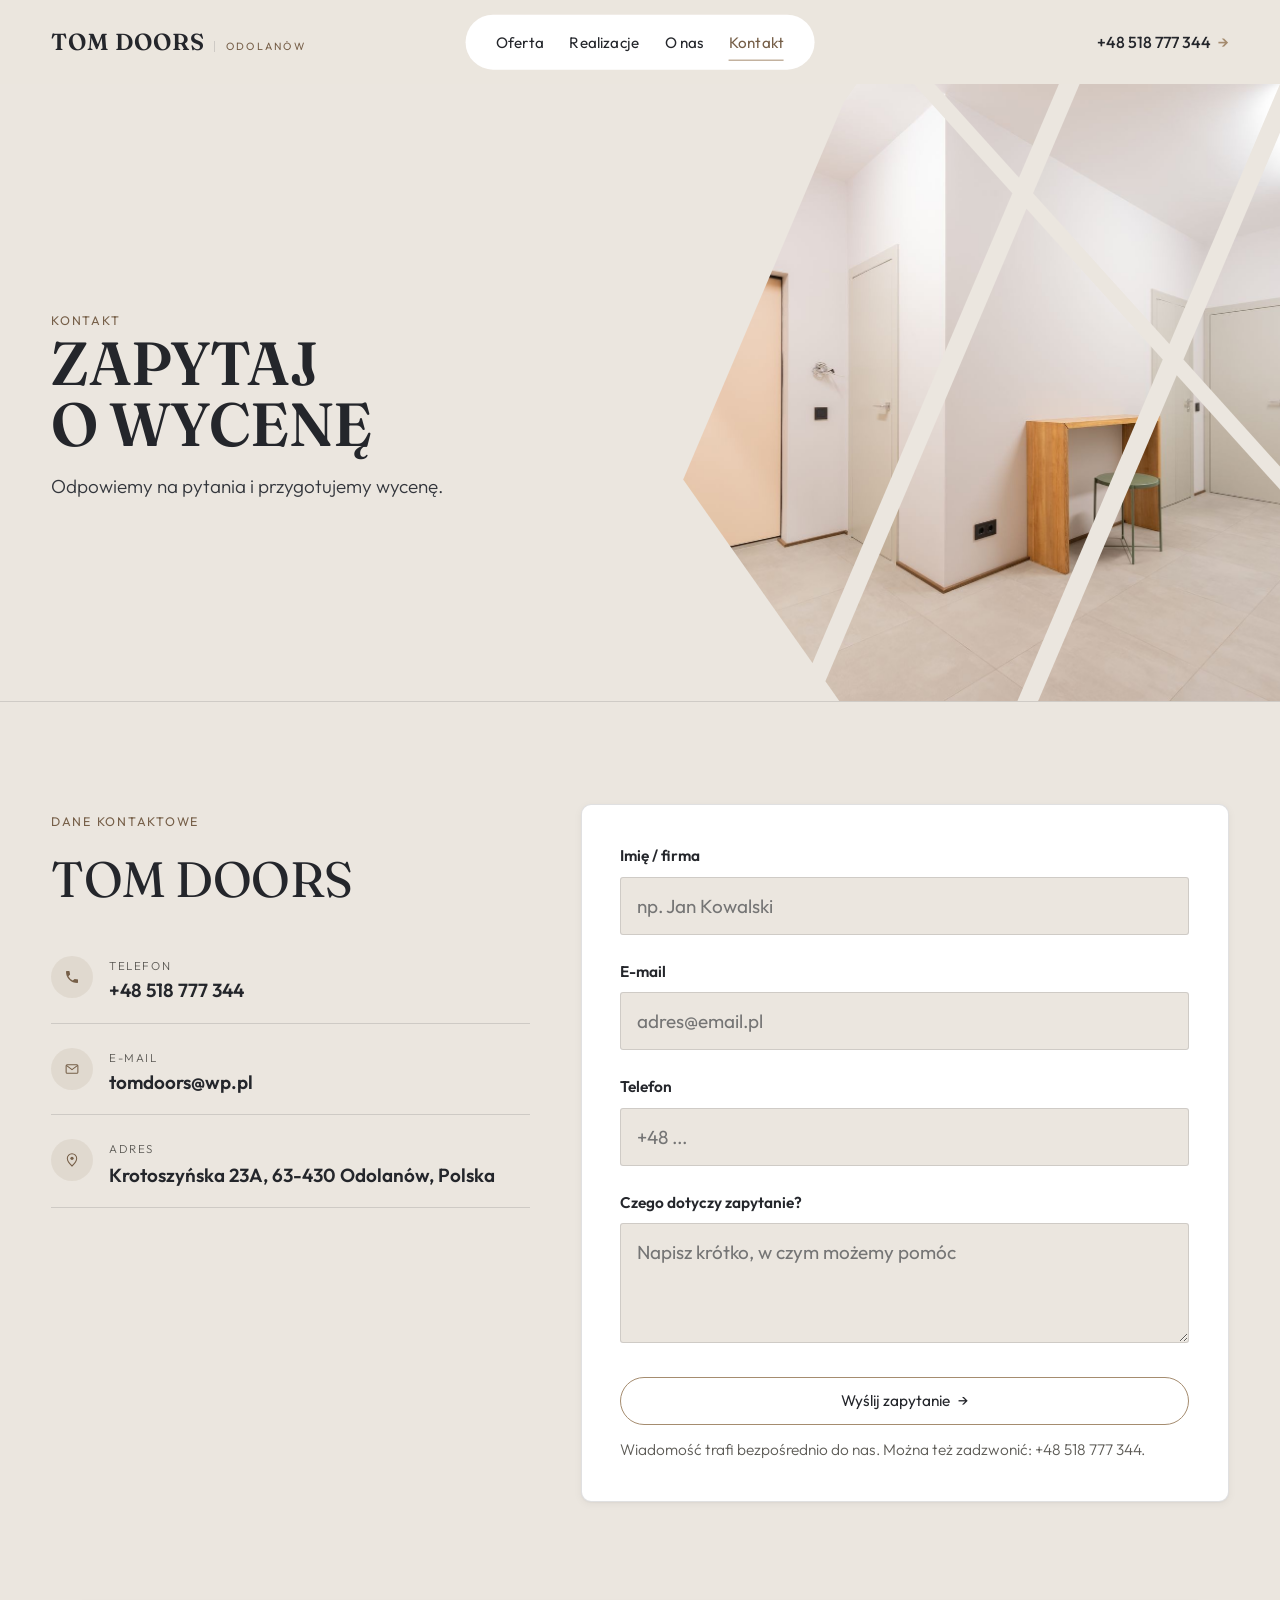
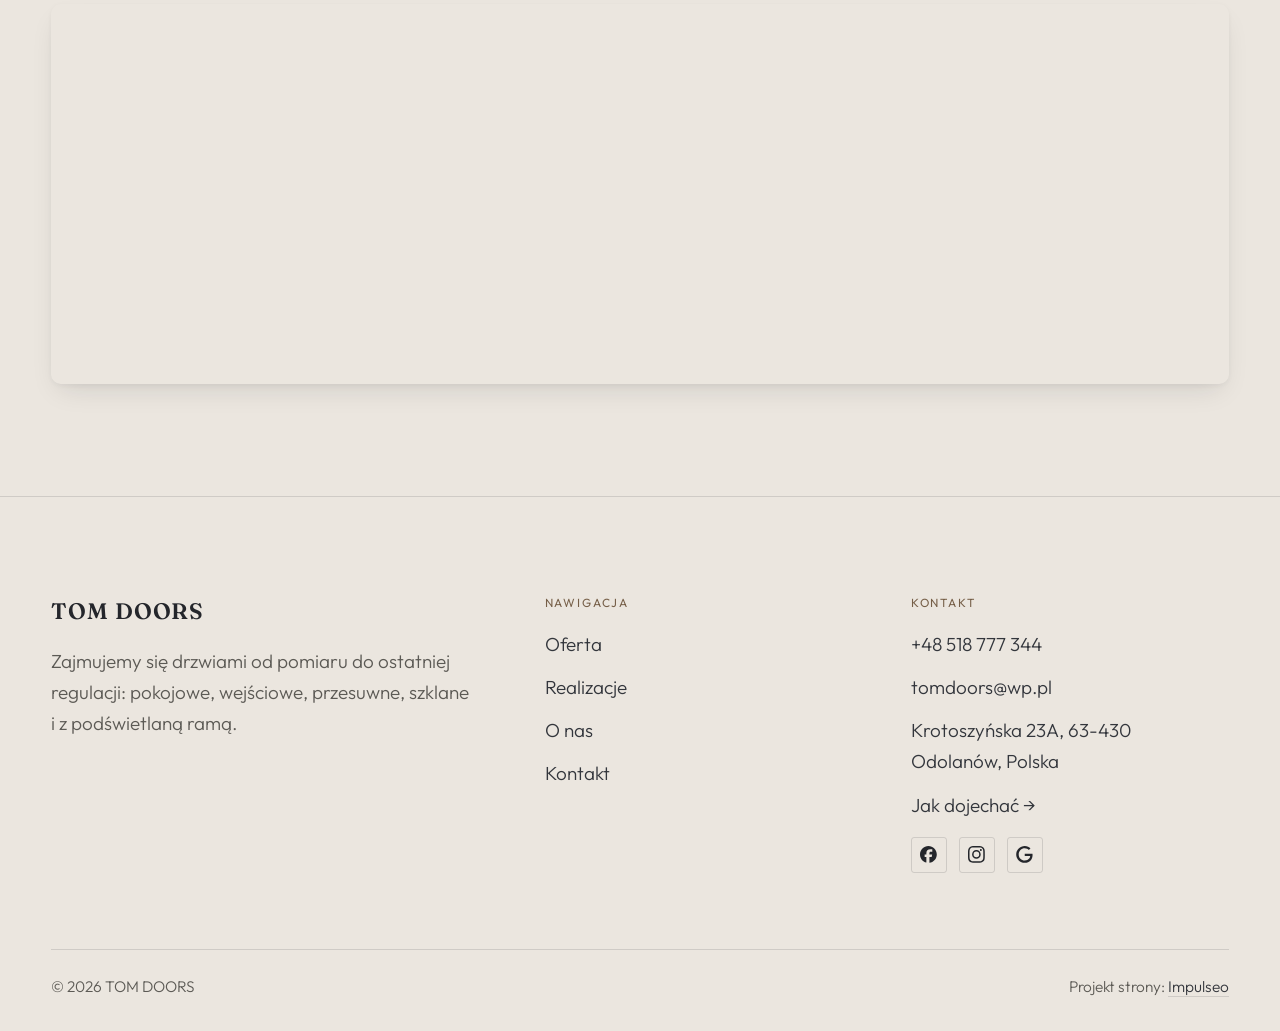
<file: kontakt.html>
<!DOCTYPE html>
<html lang="pl">
<head>
<meta charset="UTF-8">
<meta name="viewport" content="width=device-width, initial-scale=1.0">
<title>Kontakt - TOM DOORS</title>
<meta name="description" content="Kontakt TOM DOORS - Krotoszyńska 23A, 63-430 Odolanów, Polska">
<link rel="canonical" href="https://kris20032.github.io/tom-doors/kontakt.html">
<meta name="robots" content="noindex, nofollow">
<meta property="og:type" content="website">
<meta property="og:locale" content="pl_PL">
<meta property="og:site_name" content="TOM DOORS">
<meta property="og:title" content="Kontakt - TOM DOORS">
<meta property="og:description" content="Kontakt TOM DOORS - Krotoszyńska 23A, 63-430 Odolanów, Polska">
<meta property="og:url" content="https://kris20032.github.io/tom-doors/kontakt.html">
<meta property="og:image" content="https://kris20032.github.io/tom-doors/img/og.jpg">
<meta property="og:image:width" content="1200">
<meta property="og:image:height" content="630">
<meta name="twitter:card" content="summary_large_image">
<link rel="preconnect" href="https://fonts.googleapis.com">
<link rel="preconnect" href="https://fonts.gstatic.com" crossorigin>
<link href="https://fonts.googleapis.com/css2?family=Fraunces:opsz,wght@9..144,400;9..144,500;9..144,600&family=Outfit:wght@300;400;500&display=swap" rel="stylesheet">
<link rel="stylesheet" href="assets/styles.css?v=f9ef40aa">
<link rel="stylesheet" href="assets/kw.css?v=kw1">
</head>
<body>

<header class="nav">
  <div class="wrap nav-inner">
    <a class="brand" href="index.html"><span class="name">TOM DOORS</span><span class="sub">Odolanów</span></a>
    <nav class="nav-links">
      <a href="oferta.html">Oferta</a>
      <a href="realizacje.html">Realizacje</a>
      <a href="o-nas.html">O nas</a>
      <a href="kontakt.html" class="active" aria-current="page">Kontakt</a>
      <a href="kontakt.html" class="btn btn-accent">Zapytaj o wycenę</a>
    </nav>
    <a class="kw-navtel" href="tel:+48518777344"><span class="kw-navtel-lab">Zadzwoń</span> <span class="kw-navtel-num">+48 518 777 344</span> <span class="arr">→</span></a>
    <button class="nav-toggle" aria-label="Menu"><span></span><span></span><span></span></button>
  </div>
</header>

<main>
<section class="pagehead">
  <img src="img/g14.jpg" alt="TOM DOORS - Zapytaj o wycenę" width="1880" height="1255" decoding="async">
  <div class="wrap">
    <span class="eyebrow">Kontakt</span>
    <h1>Zapytaj o wycenę</h1>
    <p>Odpowiemy na pytania i przygotujemy wycenę.</p>
  </div>
</section>
<section>
  <div class="wrap contact-grid">
    <div class="reveal">
      <span class="eyebrow">Dane kontaktowe</span>
      <h2 style="margin:var(--space-4) 0 var(--space-6)">TOM DOORS</h2>
      <div class="info-list">
        <div class="info-row"><div class="ic"><svg class="ico-tel" width="16" height="16" viewBox="0 0 24 24" fill="none" aria-hidden="true"><path d="M6.6 10.8a15.5 15.5 0 0 0 6.6 6.6l2.2-2.2a1 1 0 0 1 1-.24 11.4 11.4 0 0 0 3.6.58 1 1 0 0 1 1 1V20a1 1 0 0 1-1 1A17 17 0 0 1 3 4a1 1 0 0 1 1-1h3.5a1 1 0 0 1 1 1c0 1.25.2 2.46.58 3.6a1 1 0 0 1-.25 1l-2.23 2.2Z" fill="currentColor"/></svg></div><div><div class="lbl">Telefon</div><a class="val" href="tel:+48518777344">+48 518 777 344</a></div></div>
        <div class="info-row"><div class="ic"><svg class="ico-mail" width="16" height="16" viewBox="0 0 24 24" fill="none" aria-hidden="true"><rect x="3.2" y="5.5" width="17.6" height="13" rx="1.6" stroke="currentColor" stroke-width="1.6"/><path d="M4 7l8 6 8-6" stroke="currentColor" stroke-width="1.6" stroke-linecap="round" stroke-linejoin="round"/></svg></div><div><div class="lbl">E-mail</div><a class="val" href="mailto:tomdoors@wp.pl">tomdoors@wp.pl</a></div></div>
        <div class="info-row"><div class="ic"><svg class="ico-pin" width="16" height="16" viewBox="0 0 24 24" fill="none" aria-hidden="true"><path d="M12 21s7-6.1 7-11.5A7 7 0 0 0 5 9.5C5 14.9 12 21 12 21Z" stroke="currentColor" stroke-width="1.6" fill="none"/><circle cx="12" cy="9.5" r="2.4" fill="currentColor"/></svg></div><div><div class="lbl">Adres</div><div class="val">Krotoszyńska 23A, 63-430 Odolanów, Polska</div></div></div>
      </div>
    </div>
    <div class="reveal">
      <form class="form" action="https://formsubmit.co/tomdoors@wp.pl" method="POST">
        <input type="hidden" name="_subject" value="Zapytanie ze strony TOM DOORS">
        <input type="hidden" name="_captcha" value="false">
        <input type="hidden" name="_template" value="table">
        <div class="fld"><label for="name">Imię / firma</label><input id="name" name="name" type="text" placeholder="np. Jan Kowalski" required></div>
        <div class="fld"><label for="email">E-mail</label><input id="email" name="email" type="email" placeholder="adres@email.pl" required></div>
        <div class="fld"><label for="phone">Telefon</label><input id="phone" name="phone" type="tel" placeholder="+48 ..."></div>
        <div class="fld"><label for="msg">Czego dotyczy zapytanie?</label><textarea id="msg" name="message" placeholder="Napisz krótko, w czym możemy pomóc" required></textarea></div>
        <button type="submit" class="btn btn-accent" style="width:100%;justify-content:center">Wyślij zapytanie <span class="arr">→</span></button>
        <p class="note">Wiadomość trafi bezpośrednio do nas. Można też zadzwonić: +48 518 777 344.</p>
      </form>
    </div>
  </div>
</section>
<section style="padding-top:0">
  <div class="wrap reveal">
    <iframe class="map" title="TOM DOORS - Odolanów" src="https://maps.google.com/maps?q=51.5777469%2C17.6705149&z=15&output=embed" loading="lazy" referrerpolicy="no-referrer-when-downgrade"></iframe>
  </div>
</section>
</main>

<footer>
  <div class="wrap">
    <div class="foot-grid">
      <div class="foot-brand">
        <div class="name">TOM DOORS</div>
        <p>Zajmujemy się drzwiami od pomiaru do ostatniej regulacji: pokojowe, wejściowe, przesuwne, szklane i z podświetlaną ramą.</p>
      </div>
      <div class="foot-col">
        <h4>Nawigacja</h4>
        <a href="oferta.html">Oferta</a>
        <a href="realizacje.html">Realizacje</a>
        <a href="o-nas.html">O nas</a>
        <a href="kontakt.html">Kontakt</a>
      </div>
      <div class="foot-col">
        <h4>Kontakt</h4>
        <a href="tel:+48518777344">+48 518 777 344</a>
        <a href="mailto:tomdoors@wp.pl">tomdoors@wp.pl</a>
        <p>Krotoszyńska 23A, 63-430 Odolanów, Polska</p>
        <a href="https://maps.google.com/?cid=12804049707847882123&g_mp=Cidnb29nbGUubWFwcy5wbGFjZXMudjEuUGxhY2VzLlNlYXJjaFRleHQQAhgEIAA" target="_blank" rel="noopener">Jak dojechać →</a>
      <div class="foot-soc">
        <a class="soc" href="https://www.facebook.com/p/TOM-DOORS-100087674329589/?locale=pl_PL" target="_blank" rel="noopener" aria-label="Facebook - TOM DOORS"><svg viewBox="0 0 24 24" aria-hidden="true" focusable="false"><path d="M9.101 23.691v-7.98H6.627v-3.667h2.474v-1.58c0-4.085 1.848-5.978 5.858-5.978.401 0 .955.042 1.468.103a8.68 8.68 0 0 1 1.141.195v3.325a8.623 8.623 0 0 0-.653-.036 26.805 26.805 0 0 0-.733-.009c-.707 0-1.259.096-1.675.309a1.686 1.686 0 0 0-.679.622c-.258.42-.374.995-.374 1.752v1.297h3.919l-.386 2.103-.287 1.564h-3.246v8.245C19.396 23.238 24 18.179 24 12.044c0-6.627-5.373-12-12-12s-12 5.373-12 12c0 5.628 3.874 10.35 9.101 11.647Z" fill="currentColor"/></svg></a>
        <a class="soc" href="https://www.instagram.com/tom_doors/" target="_blank" rel="noopener" aria-label="Instagram - TOM DOORS"><svg viewBox="0 0 24 24" aria-hidden="true" focusable="false"><path d="M7.0301.084c-1.2768.0602-2.1487.264-2.911.5634-.7888.3075-1.4575.72-2.1228 1.3877-.6652.6677-1.075 1.3368-1.3802 2.127-.2954.7638-.4956 1.6365-.552 2.914-.0564 1.2775-.0689 1.6882-.0626 4.947.0062 3.2586.0206 3.6671.0825 4.9473.061 1.2765.264 2.1482.5635 2.9107.308.7889.72 1.4573 1.388 2.1228.6679.6655 1.3365 1.0743 2.1285 1.38.7632.295 1.6361.4961 2.9134.552 1.2773.056 1.6884.069 4.9462.0627 3.2578-.0062 3.668-.0207 4.9478-.0814 1.28-.0607 2.147-.2652 2.9098-.5633.7889-.3086 1.4578-.72 2.1228-1.3881.665-.6682 1.0745-1.3378 1.3795-2.1284.2957-.7632.4966-1.636.552-2.9124.056-1.2809.0692-1.6898.063-4.948-.0063-3.2583-.021-3.6668-.0817-4.9465-.0607-1.2797-.264-2.1487-.5633-2.9117-.3084-.7889-.72-1.4568-1.3876-2.1228C21.2982 1.33 20.628.9208 19.8378.6165 19.074.321 18.2017.1197 16.9244.0645 15.6471.0093 15.236-.005 11.977.0014 8.718.0076 8.31.0215 7.0301.0839m.1402 21.6932c-1.17-.0509-1.8053-.2453-2.2287-.408-.5606-.216-.96-.4771-1.3819-.895-.422-.4178-.6811-.8186-.9-1.378-.1644-.4234-.3624-1.058-.4171-2.228-.0595-1.2645-.072-1.6442-.079-4.848-.007-3.2037.0053-3.583.0607-4.848.05-1.169.2456-1.805.408-2.2282.216-.5613.4762-.96.895-1.3816.4188-.4217.8184-.6814 1.3783-.9003.423-.1651 1.0575-.3614 2.227-.4171 1.2655-.06 1.6447-.072 4.848-.079 3.2033-.007 3.5835.005 4.8495.0608 1.169.0508 1.8053.2445 2.228.408.5608.216.96.4754 1.3816.895.4217.4194.6816.8176.9005 1.3787.1653.4217.3617 1.056.4169 2.2263.0602 1.2655.0739 1.645.0796 4.848.0058 3.203-.0055 3.5834-.061 4.848-.051 1.17-.245 1.8055-.408 2.2294-.216.5604-.4763.96-.8954 1.3814-.419.4215-.8181.6811-1.3783.9-.4224.1649-1.0577.3617-2.2262.4174-1.2656.0595-1.6448.072-4.8493.079-3.2045.007-3.5825-.006-4.848-.0608M16.953 5.5864A1.44 1.44 0 1 0 18.39 4.144a1.44 1.44 0 0 0-1.437 1.4424M5.8385 12.012c.0067 3.4032 2.7706 6.1557 6.173 6.1493 3.4026-.0065 6.157-2.7701 6.1506-6.1733-.0065-3.4032-2.771-6.1565-6.174-6.1498-3.403.0067-6.156 2.771-6.1496 6.1738M8 12.0077a4 4 0 1 1 4.008 3.9921A3.9996 3.9996 0 0 1 8 12.0077" fill="currentColor"/></svg></a>
        <a class="soc" href="https://maps.google.com/?cid=12804049707847882123&g_mp=Cidnb29nbGUubWFwcy5wbGFjZXMudjEuUGxhY2VzLlNlYXJjaFRleHQQAhgEIAA" target="_blank" rel="noopener" aria-label="Google - TOM DOORS"><svg viewBox="0 0 24 24" aria-hidden="true" focusable="false"><path d="M12.48 10.92v3.28h7.84c-.24 1.84-.853 3.187-1.787 4.133-1.147 1.147-2.933 2.4-6.053 2.4-4.827 0-8.6-3.893-8.6-8.72s3.773-8.72 8.6-8.72c2.6 0 4.507 1.027 5.907 2.347l2.307-2.307C18.747 1.44 16.133 0 12.48 0 5.867 0 .307 5.387.307 12s5.56 12 12.173 12c3.573 0 6.267-1.173 8.373-3.36 2.16-2.16 2.84-5.213 2.84-7.667 0-.76-.053-1.467-.173-2.053H12.48z" fill="currentColor"/></svg></a>
      </div>
      </div>
    </div>
    <div class="foot-bot">
      <span>© 2026 TOM DOORS</span>
      <span>Projekt strony: <a class="foot-credit" href="https://impulseo.pl" target="_blank" rel="noopener">Impulseo</a></span>
    </div>
  </div>
</footer>
<div class="sticky-reserve"><a class="sr-book" href="kontakt.html">Zapytaj o wycenę</a><a class="sr-call" href="tel:+48518777344" aria-label="Zadzwoń"><svg class="ico-tel" width="16" height="16" viewBox="0 0 24 24" fill="none" aria-hidden="true"><path d="M6.6 10.8a15.5 15.5 0 0 0 6.6 6.6l2.2-2.2a1 1 0 0 1 1-.24 11.4 11.4 0 0 0 3.6.58 1 1 0 0 1 1 1V20a1 1 0 0 1-1 1A17 17 0 0 1 3 4a1 1 0 0 1 1-1h3.5a1 1 0 0 1 1 1c0 1.25.2 2.46.58 3.6a1 1 0 0 1-.25 1l-2.23 2.2Z" fill="currentColor"/></svg></a></div>
<div class="demo-wazne" data-do="2026-11-03" data-cykl="3" hidden><svg class="dw-ico" width="13" height="13" viewBox="0 0 24 24" fill="none" aria-hidden="true"><circle cx="12" cy="12" r="8.6" stroke="currentColor" stroke-width="1.8"/><path d="M12 7.2V12l3.3 2" stroke="currentColor" stroke-width="1.8" stroke-linecap="round"/></svg><span class="dw-txt"></span></div>

<script src="assets/main.js"></script>
</body>
</html>
</file>
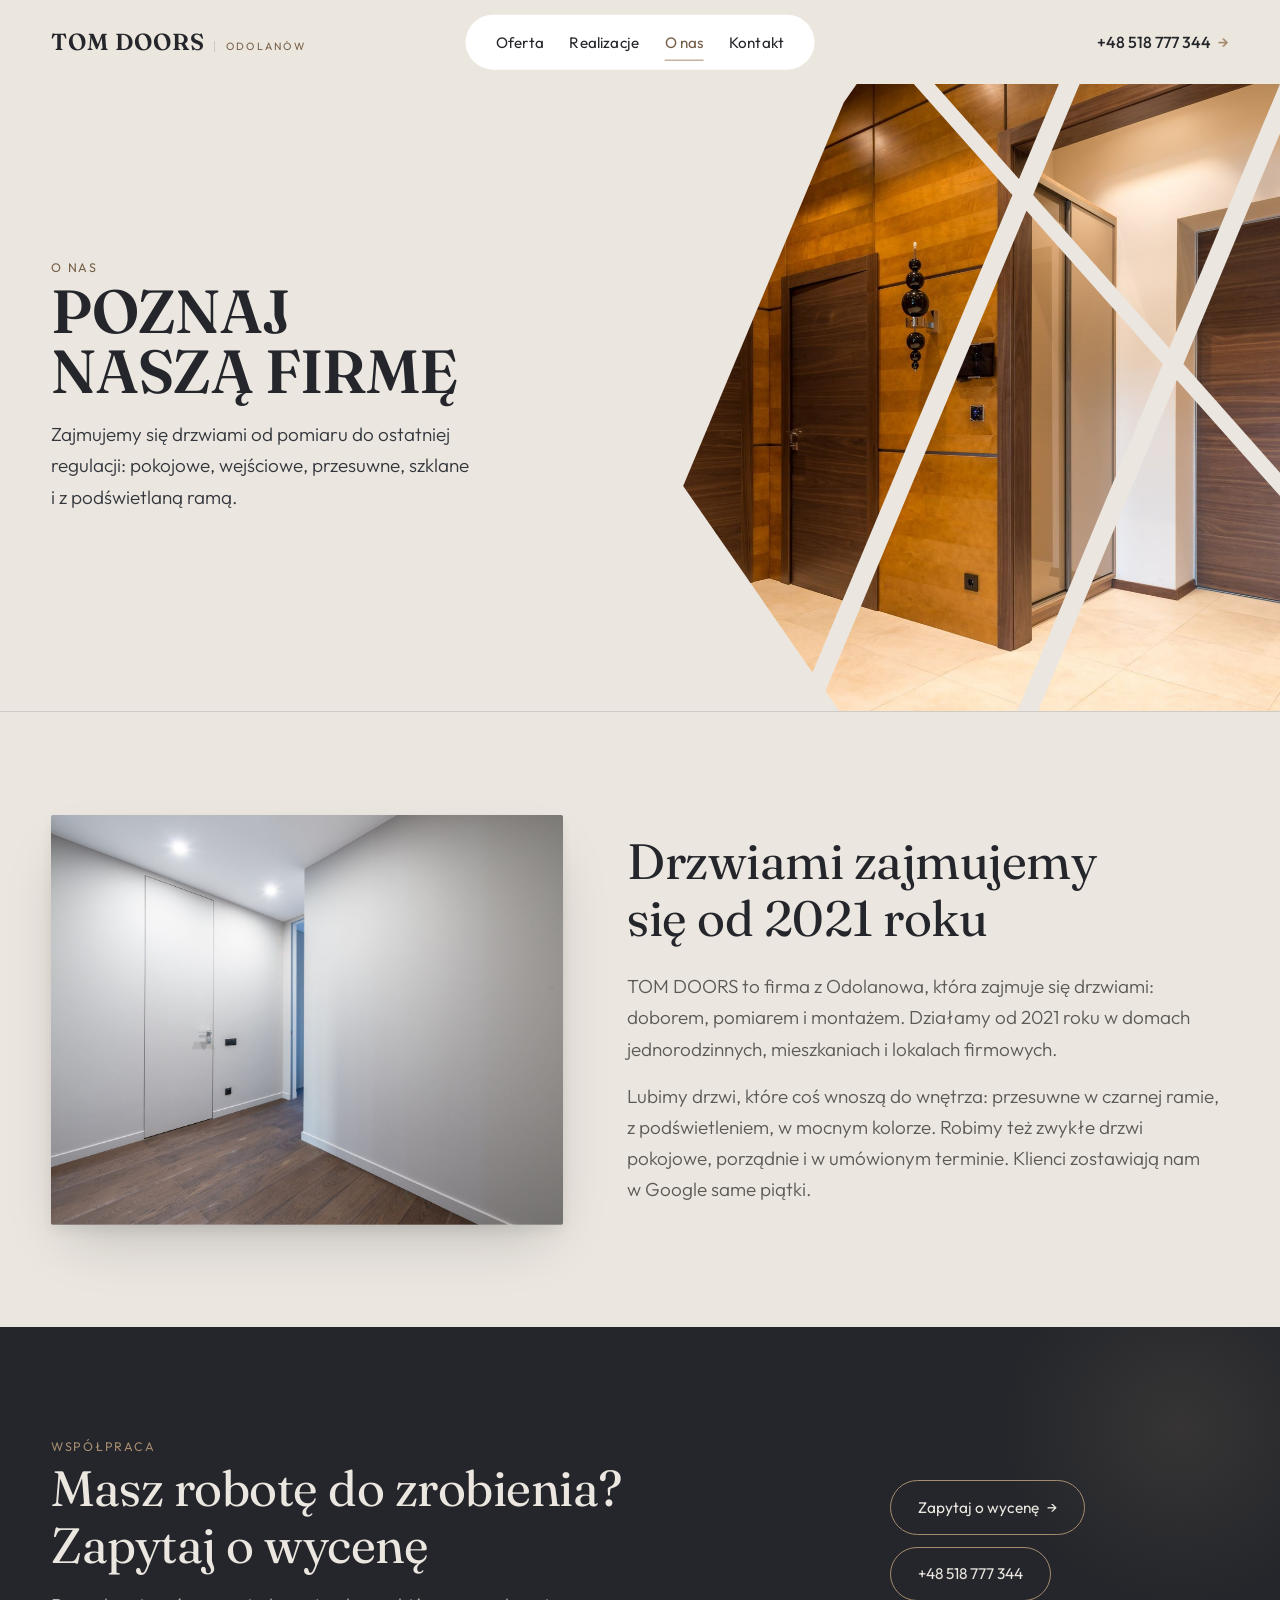
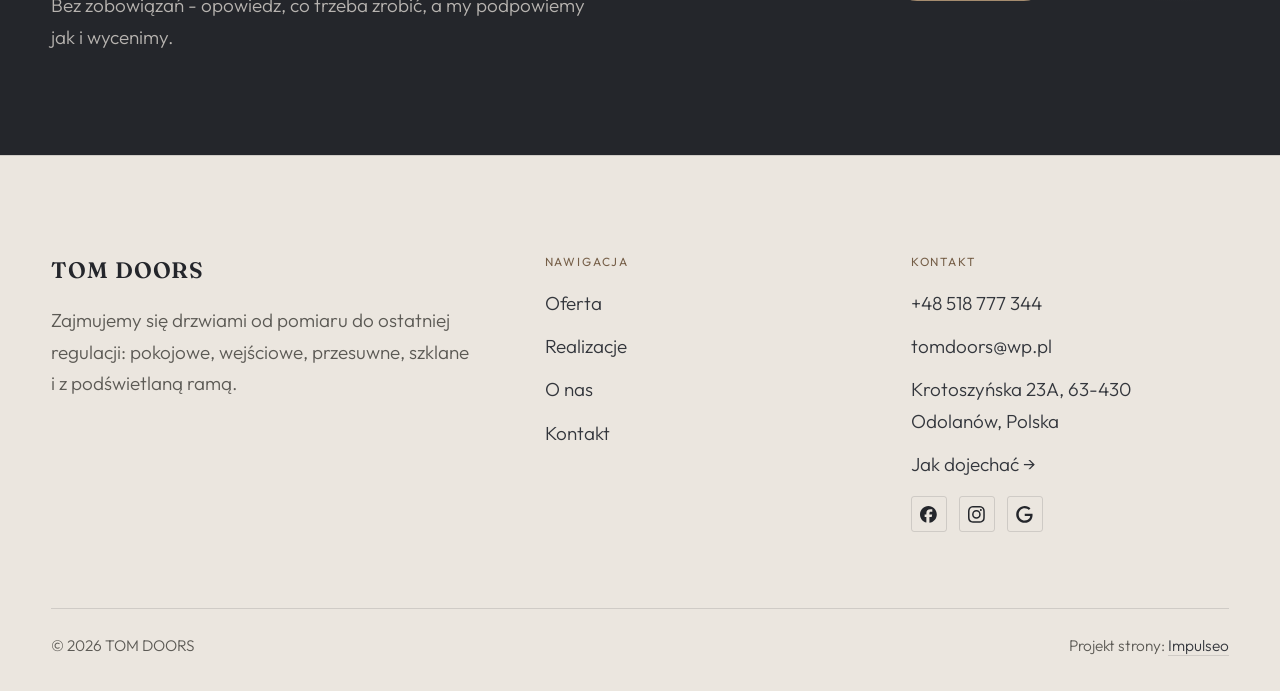
<file: o-nas.html>
<!DOCTYPE html>
<html lang="pl">
<head>
<meta charset="UTF-8">
<meta name="viewport" content="width=device-width, initial-scale=1.0">
<title>O nas - TOM DOORS</title>
<meta name="description" content="TOM DOORS z Odolanowa - drzwi wewnętrzne, zewnętrzne, przesuwne i z podświetlaną ramą, z pomiarem i montażem. Ocena 5,0 w Google. Zadzwoń: 518 777 344.">
<link rel="canonical" href="https://kris20032.github.io/tom-doors/o-nas.html">
<meta name="robots" content="noindex, nofollow">
<meta property="og:type" content="website">
<meta property="og:locale" content="pl_PL">
<meta property="og:site_name" content="TOM DOORS">
<meta property="og:title" content="O nas - TOM DOORS">
<meta property="og:description" content="TOM DOORS z Odolanowa - drzwi wewnętrzne, zewnętrzne, przesuwne i z podświetlaną ramą, z pomiarem i montażem. Ocena 5,0 w Google. Zadzwoń: 518 777 344.">
<meta property="og:url" content="https://kris20032.github.io/tom-doors/o-nas.html">
<meta property="og:image" content="https://kris20032.github.io/tom-doors/img/og.jpg">
<meta property="og:image:width" content="1200">
<meta property="og:image:height" content="630">
<meta name="twitter:card" content="summary_large_image">
<link rel="preconnect" href="https://fonts.googleapis.com">
<link rel="preconnect" href="https://fonts.gstatic.com" crossorigin>
<link href="https://fonts.googleapis.com/css2?family=Fraunces:opsz,wght@9..144,400;9..144,500;9..144,600&family=Outfit:wght@300;400;500&display=swap" rel="stylesheet">
<link rel="stylesheet" href="assets/styles.css?v=f9ef40aa">
<link rel="stylesheet" href="assets/kw.css?v=kw1">
</head>
<body>

<header class="nav">
  <div class="wrap nav-inner">
    <a class="brand" href="index.html"><span class="name">TOM DOORS</span><span class="sub">Odolanów</span></a>
    <nav class="nav-links">
      <a href="oferta.html">Oferta</a>
      <a href="realizacje.html">Realizacje</a>
      <a href="o-nas.html" class="active" aria-current="page">O nas</a>
      <a href="kontakt.html">Kontakt</a>
      <a href="kontakt.html" class="btn btn-accent">Zapytaj o wycenę</a>
    </nav>
    <a class="kw-navtel" href="tel:+48518777344"><span class="kw-navtel-lab">Zadzwoń</span> <span class="kw-navtel-num">+48 518 777 344</span> <span class="arr">→</span></a>
    <button class="nav-toggle" aria-label="Menu"><span></span><span></span><span></span></button>
  </div>
</header>

<main>
<section class="pagehead">
  <img src="img/g13.jpg" alt="TOM DOORS - Poznaj naszą firmę" width="1880" height="1213" decoding="async">
  <div class="wrap">
    <span class="eyebrow">O nas</span>
    <h1>Poznaj naszą firmę</h1>
    <p>Zajmujemy się drzwiami od pomiaru do ostatniej regulacji: pokojowe, wejściowe, przesuwne, szklane i z podświetlaną ramą.</p>
  </div>
</section>
<section>
  <div class="wrap split">
    <div class="split-art reveal"><img src="img/g15.jpg" alt="TOM DOORS" loading="lazy" width="1880" height="1255" decoding="async"></div>
    <div class="split-copy reveal">
      <h2>Drzwiami zajmujemy się od 2021 roku</h2>
      <p class="muted">TOM DOORS to firma z Odolanowa, która zajmuje się drzwiami: doborem, pomiarem i montażem. Działamy od 2021 roku w domach jednorodzinnych, mieszkaniach i lokalach firmowych.</p>
      <p class="muted">Lubimy drzwi, które coś wnoszą do wnętrza: przesuwne w czarnej ramie, z podświetleniem, w mocnym kolorze. Robimy też zwykłe drzwi pokojowe, porządnie i w umówionym terminie. Klienci zostawiają nam w Google same piątki.</p>
    </div>
  </div>
</section>


<section class="cta">
  <div class="wrap">
    <div class="reveal">
      <span class="eyebrow">Współpraca</span>
      <h2>Masz robotę do zrobienia? Zapytaj o wycenę</h2>
      <p>Bez zobowiązań - opowiedz, co trzeba zrobić, a my podpowiemy jak i wycenimy.</p>
    </div>
    <div class="cta-actions reveal">
      <a href="kontakt.html" class="btn btn-light">Zapytaj o wycenę <span class="arr">→</span></a>
      <a href="tel:+48518777344" class="btn btn-ghost btn-ghost-cta">+48 518 777 344</a>
    </div>
  </div>
</section>
</main>

<footer>
  <div class="wrap">
    <div class="foot-grid">
      <div class="foot-brand">
        <div class="name">TOM DOORS</div>
        <p>Zajmujemy się drzwiami od pomiaru do ostatniej regulacji: pokojowe, wejściowe, przesuwne, szklane i z podświetlaną ramą.</p>
      </div>
      <div class="foot-col">
        <h4>Nawigacja</h4>
        <a href="oferta.html">Oferta</a>
        <a href="realizacje.html">Realizacje</a>
        <a href="o-nas.html">O nas</a>
        <a href="kontakt.html">Kontakt</a>
      </div>
      <div class="foot-col">
        <h4>Kontakt</h4>
        <a href="tel:+48518777344">+48 518 777 344</a>
        <a href="mailto:tomdoors@wp.pl">tomdoors@wp.pl</a>
        <p>Krotoszyńska 23A, 63-430 Odolanów, Polska</p>
        <a href="https://maps.google.com/?cid=12804049707847882123&g_mp=Cidnb29nbGUubWFwcy5wbGFjZXMudjEuUGxhY2VzLlNlYXJjaFRleHQQAhgEIAA" target="_blank" rel="noopener">Jak dojechać →</a>
      <div class="foot-soc">
        <a class="soc" href="https://www.facebook.com/p/TOM-DOORS-100087674329589/?locale=pl_PL" target="_blank" rel="noopener" aria-label="Facebook - TOM DOORS"><svg viewBox="0 0 24 24" aria-hidden="true" focusable="false"><path d="M9.101 23.691v-7.98H6.627v-3.667h2.474v-1.58c0-4.085 1.848-5.978 5.858-5.978.401 0 .955.042 1.468.103a8.68 8.68 0 0 1 1.141.195v3.325a8.623 8.623 0 0 0-.653-.036 26.805 26.805 0 0 0-.733-.009c-.707 0-1.259.096-1.675.309a1.686 1.686 0 0 0-.679.622c-.258.42-.374.995-.374 1.752v1.297h3.919l-.386 2.103-.287 1.564h-3.246v8.245C19.396 23.238 24 18.179 24 12.044c0-6.627-5.373-12-12-12s-12 5.373-12 12c0 5.628 3.874 10.35 9.101 11.647Z" fill="currentColor"/></svg></a>
        <a class="soc" href="https://www.instagram.com/tom_doors/" target="_blank" rel="noopener" aria-label="Instagram - TOM DOORS"><svg viewBox="0 0 24 24" aria-hidden="true" focusable="false"><path d="M7.0301.084c-1.2768.0602-2.1487.264-2.911.5634-.7888.3075-1.4575.72-2.1228 1.3877-.6652.6677-1.075 1.3368-1.3802 2.127-.2954.7638-.4956 1.6365-.552 2.914-.0564 1.2775-.0689 1.6882-.0626 4.947.0062 3.2586.0206 3.6671.0825 4.9473.061 1.2765.264 2.1482.5635 2.9107.308.7889.72 1.4573 1.388 2.1228.6679.6655 1.3365 1.0743 2.1285 1.38.7632.295 1.6361.4961 2.9134.552 1.2773.056 1.6884.069 4.9462.0627 3.2578-.0062 3.668-.0207 4.9478-.0814 1.28-.0607 2.147-.2652 2.9098-.5633.7889-.3086 1.4578-.72 2.1228-1.3881.665-.6682 1.0745-1.3378 1.3795-2.1284.2957-.7632.4966-1.636.552-2.9124.056-1.2809.0692-1.6898.063-4.948-.0063-3.2583-.021-3.6668-.0817-4.9465-.0607-1.2797-.264-2.1487-.5633-2.9117-.3084-.7889-.72-1.4568-1.3876-2.1228C21.2982 1.33 20.628.9208 19.8378.6165 19.074.321 18.2017.1197 16.9244.0645 15.6471.0093 15.236-.005 11.977.0014 8.718.0076 8.31.0215 7.0301.0839m.1402 21.6932c-1.17-.0509-1.8053-.2453-2.2287-.408-.5606-.216-.96-.4771-1.3819-.895-.422-.4178-.6811-.8186-.9-1.378-.1644-.4234-.3624-1.058-.4171-2.228-.0595-1.2645-.072-1.6442-.079-4.848-.007-3.2037.0053-3.583.0607-4.848.05-1.169.2456-1.805.408-2.2282.216-.5613.4762-.96.895-1.3816.4188-.4217.8184-.6814 1.3783-.9003.423-.1651 1.0575-.3614 2.227-.4171 1.2655-.06 1.6447-.072 4.848-.079 3.2033-.007 3.5835.005 4.8495.0608 1.169.0508 1.8053.2445 2.228.408.5608.216.96.4754 1.3816.895.4217.4194.6816.8176.9005 1.3787.1653.4217.3617 1.056.4169 2.2263.0602 1.2655.0739 1.645.0796 4.848.0058 3.203-.0055 3.5834-.061 4.848-.051 1.17-.245 1.8055-.408 2.2294-.216.5604-.4763.96-.8954 1.3814-.419.4215-.8181.6811-1.3783.9-.4224.1649-1.0577.3617-2.2262.4174-1.2656.0595-1.6448.072-4.8493.079-3.2045.007-3.5825-.006-4.848-.0608M16.953 5.5864A1.44 1.44 0 1 0 18.39 4.144a1.44 1.44 0 0 0-1.437 1.4424M5.8385 12.012c.0067 3.4032 2.7706 6.1557 6.173 6.1493 3.4026-.0065 6.157-2.7701 6.1506-6.1733-.0065-3.4032-2.771-6.1565-6.174-6.1498-3.403.0067-6.156 2.771-6.1496 6.1738M8 12.0077a4 4 0 1 1 4.008 3.9921A3.9996 3.9996 0 0 1 8 12.0077" fill="currentColor"/></svg></a>
        <a class="soc" href="https://maps.google.com/?cid=12804049707847882123&g_mp=Cidnb29nbGUubWFwcy5wbGFjZXMudjEuUGxhY2VzLlNlYXJjaFRleHQQAhgEIAA" target="_blank" rel="noopener" aria-label="Google - TOM DOORS"><svg viewBox="0 0 24 24" aria-hidden="true" focusable="false"><path d="M12.48 10.92v3.28h7.84c-.24 1.84-.853 3.187-1.787 4.133-1.147 1.147-2.933 2.4-6.053 2.4-4.827 0-8.6-3.893-8.6-8.72s3.773-8.72 8.6-8.72c2.6 0 4.507 1.027 5.907 2.347l2.307-2.307C18.747 1.44 16.133 0 12.48 0 5.867 0 .307 5.387.307 12s5.56 12 12.173 12c3.573 0 6.267-1.173 8.373-3.36 2.16-2.16 2.84-5.213 2.84-7.667 0-.76-.053-1.467-.173-2.053H12.48z" fill="currentColor"/></svg></a>
      </div>
      </div>
    </div>
    <div class="foot-bot">
      <span>© 2026 TOM DOORS</span>
      <span>Projekt strony: <a class="foot-credit" href="https://impulseo.pl" target="_blank" rel="noopener">Impulseo</a></span>
    </div>
  </div>
</footer>
<div class="sticky-reserve"><a class="sr-book" href="kontakt.html">Zapytaj o wycenę</a><a class="sr-call" href="tel:+48518777344" aria-label="Zadzwoń"><svg class="ico-tel" width="16" height="16" viewBox="0 0 24 24" fill="none" aria-hidden="true"><path d="M6.6 10.8a15.5 15.5 0 0 0 6.6 6.6l2.2-2.2a1 1 0 0 1 1-.24 11.4 11.4 0 0 0 3.6.58 1 1 0 0 1 1 1V20a1 1 0 0 1-1 1A17 17 0 0 1 3 4a1 1 0 0 1 1-1h3.5a1 1 0 0 1 1 1c0 1.25.2 2.46.58 3.6a1 1 0 0 1-.25 1l-2.23 2.2Z" fill="currentColor"/></svg></a></div>
<div class="demo-wazne" data-do="2026-11-03" data-cykl="3" hidden><svg class="dw-ico" width="13" height="13" viewBox="0 0 24 24" fill="none" aria-hidden="true"><circle cx="12" cy="12" r="8.6" stroke="currentColor" stroke-width="1.8"/><path d="M12 7.2V12l3.3 2" stroke="currentColor" stroke-width="1.8" stroke-linecap="round"/></svg><span class="dw-txt"></span></div>

<script src="assets/main.js"></script>
</body>
</html>
</file>
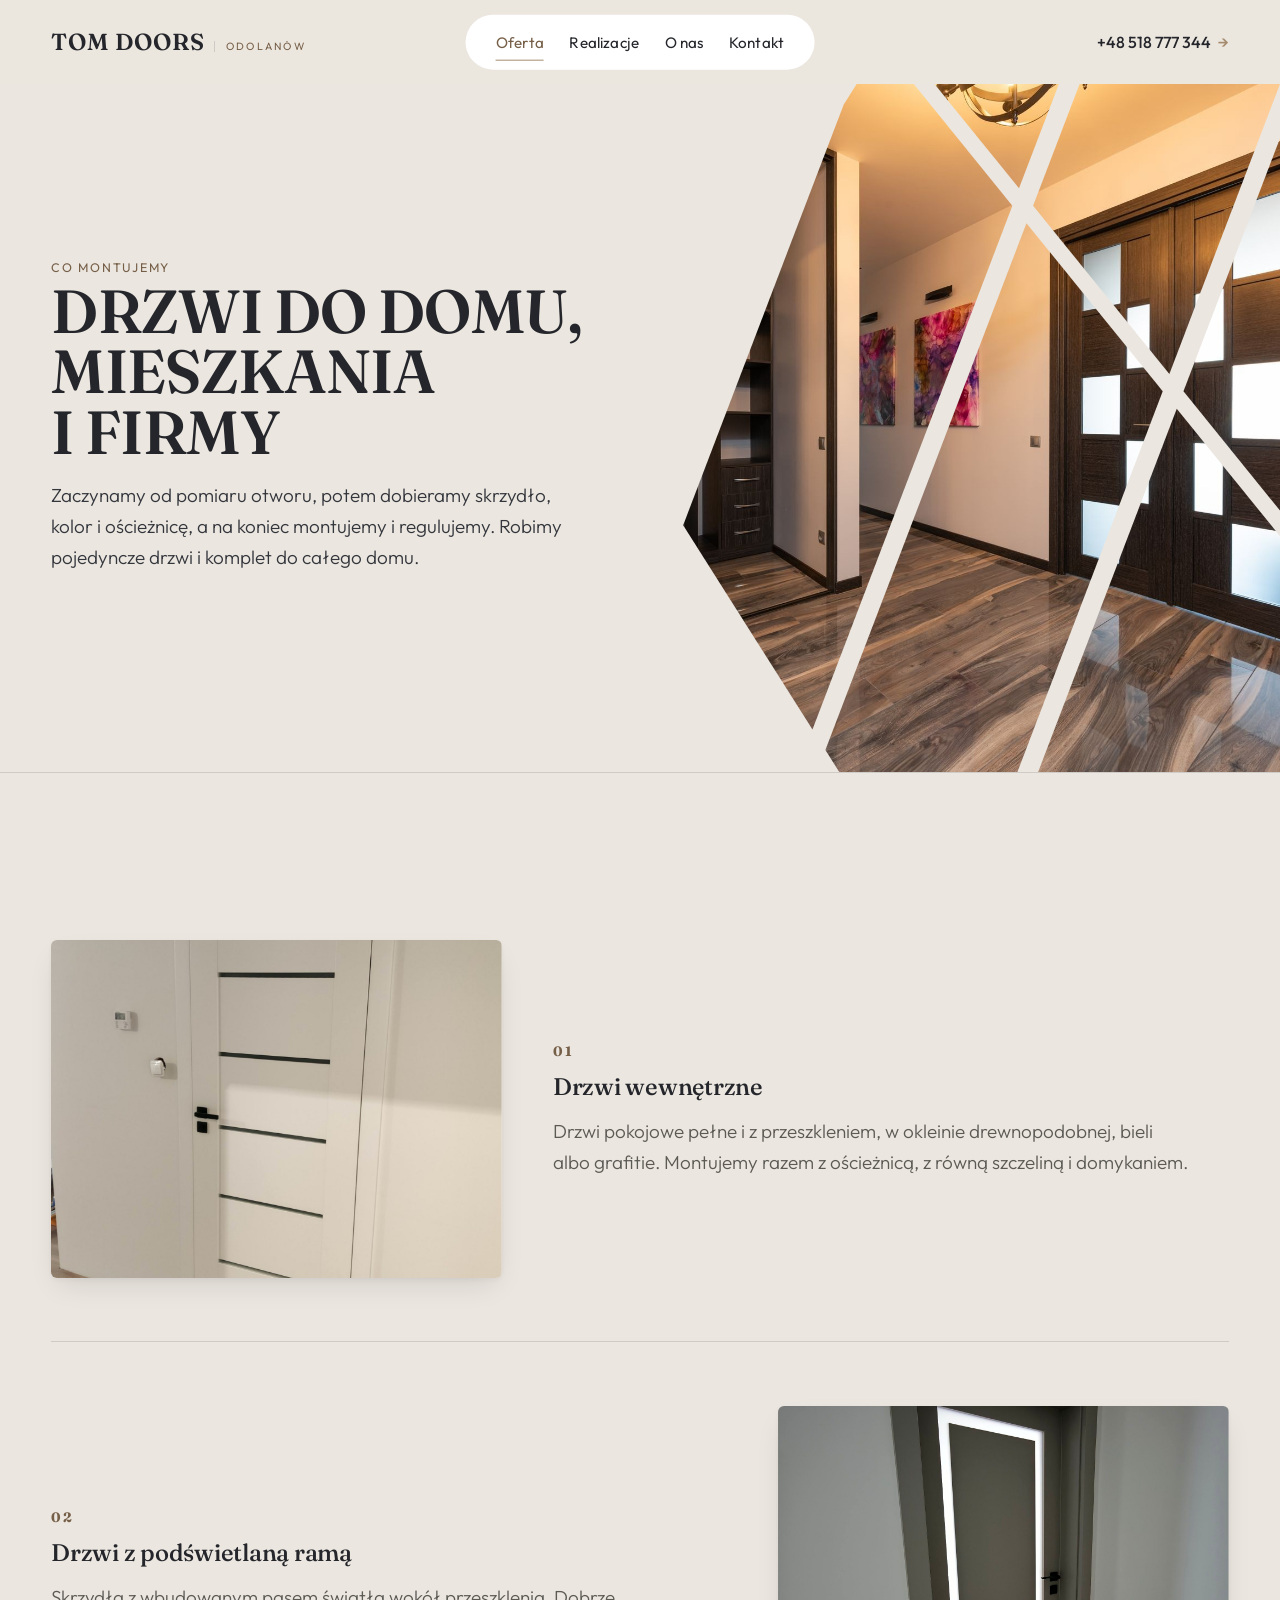
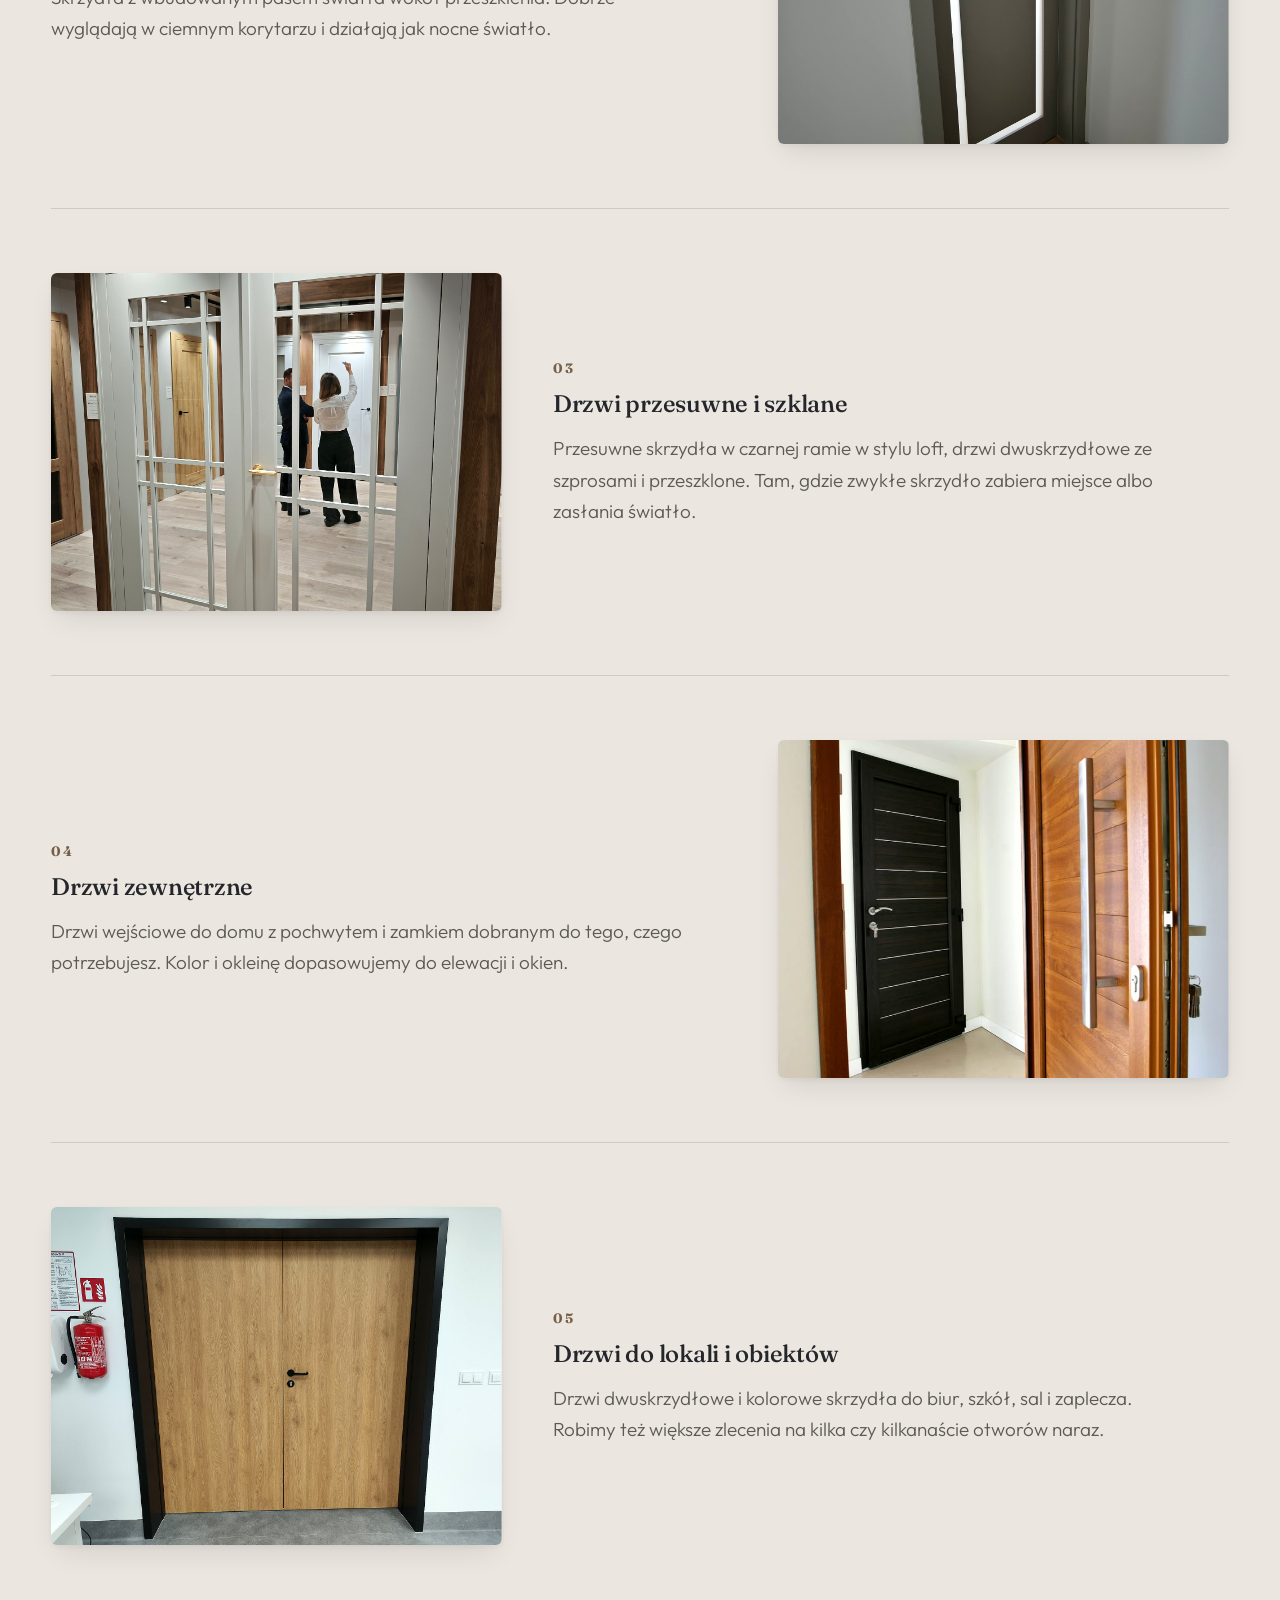
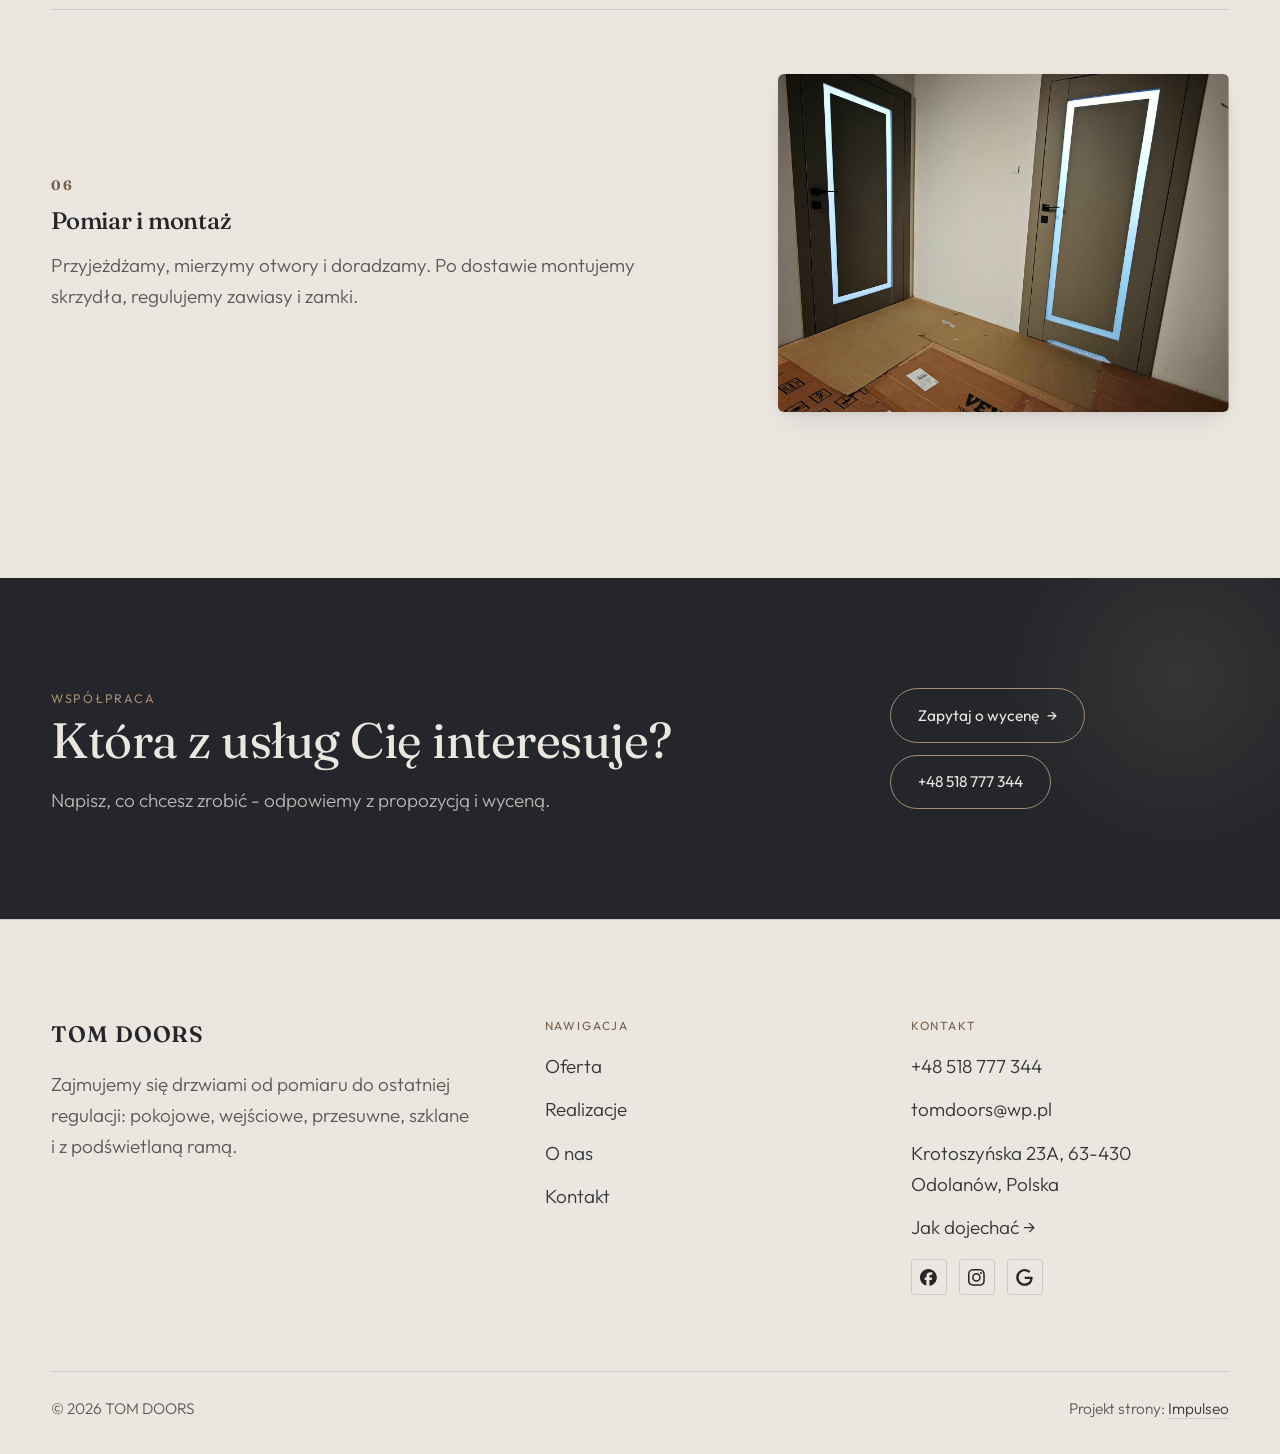
<file: oferta.html>
<!DOCTYPE html>
<html lang="pl">
<head>
<meta charset="UTF-8">
<meta name="viewport" content="width=device-width, initial-scale=1.0">
<title>Oferta - TOM DOORS</title>
<meta name="description" content="TOM DOORS z Odolanowa - drzwi wewnętrzne, zewnętrzne, przesuwne i z podświetlaną ramą, z pomiarem i montażem. Ocena 5,0 w Google. Zadzwoń: 518 777 344.">
<link rel="canonical" href="https://kris20032.github.io/tom-doors/oferta.html">
<meta name="robots" content="noindex, nofollow">
<meta property="og:type" content="website">
<meta property="og:locale" content="pl_PL">
<meta property="og:site_name" content="TOM DOORS">
<meta property="og:title" content="Oferta - TOM DOORS">
<meta property="og:description" content="TOM DOORS z Odolanowa - drzwi wewnętrzne, zewnętrzne, przesuwne i z podświetlaną ramą, z pomiarem i montażem. Ocena 5,0 w Google. Zadzwoń: 518 777 344.">
<meta property="og:url" content="https://kris20032.github.io/tom-doors/oferta.html">
<meta property="og:image" content="https://kris20032.github.io/tom-doors/img/og.jpg">
<meta property="og:image:width" content="1200">
<meta property="og:image:height" content="630">
<meta name="twitter:card" content="summary_large_image">
<link rel="preconnect" href="https://fonts.googleapis.com">
<link rel="preconnect" href="https://fonts.gstatic.com" crossorigin>
<link href="https://fonts.googleapis.com/css2?family=Fraunces:opsz,wght@9..144,400;9..144,500;9..144,600&family=Outfit:wght@300;400;500&display=swap" rel="stylesheet">
<link rel="stylesheet" href="assets/styles.css?v=f9ef40aa">
<link rel="stylesheet" href="assets/kw.css?v=kw1">
</head>
<body>

<header class="nav">
  <div class="wrap nav-inner">
    <a class="brand" href="index.html"><span class="name">TOM DOORS</span><span class="sub">Odolanów</span></a>
    <nav class="nav-links">
      <a href="oferta.html" class="active" aria-current="page">Oferta</a>
      <a href="realizacje.html">Realizacje</a>
      <a href="o-nas.html">O nas</a>
      <a href="kontakt.html">Kontakt</a>
      <a href="kontakt.html" class="btn btn-accent">Zapytaj o wycenę</a>
    </nav>
    <a class="kw-navtel" href="tel:+48518777344"><span class="kw-navtel-lab">Zadzwoń</span> <span class="kw-navtel-num">+48 518 777 344</span> <span class="arr">→</span></a>
    <button class="nav-toggle" aria-label="Menu"><span></span><span></span><span></span></button>
  </div>
</header>

<main>
<section class="pagehead">
  <img src="img/g16.jpg" alt="TOM DOORS - Drzwi do domu, mieszkania i firmy" width="1880" height="1255" decoding="async">
  <div class="wrap">
    <span class="eyebrow">Co montujemy</span>
    <h1>Drzwi do domu, mieszkania i firmy</h1>
    <p>Zaczynamy od pomiaru otworu, potem dobieramy skrzydło, kolor i ościeżnicę, a na koniec montujemy i regulujemy. Robimy pojedyncze drzwi i komplet do całego domu.</p>
  </div>
</section>
<section>
  <div class="wrap">
    <div class="svc-row reveal">
      <div class="svc-row-art"><img src="img/g2.jpg" alt="Drzwi wewnętrzne" loading="lazy" width="1492" height="2038" decoding="async"></div>
      <div>
        <span class="num">01</span>
        <h3>Drzwi wewnętrzne</h3>
        <p class="muted">Drzwi pokojowe pełne i z przeszkleniem, w okleinie drewnopodobnej, bieli albo grafitie. Montujemy razem z ościeżnicą, z równą szczeliną i domykaniem.</p>
      </div>
    </div>
    <div class="svc-row rev reveal">
      <div class="svc-row-art"><img src="img/g1.jpg" alt="Drzwi z podświetlaną ramą" loading="lazy" width="1600" height="2133" decoding="async"></div>
      <div>
        <span class="num">02</span>
        <h3>Drzwi z podświetlaną ramą</h3>
        <p class="muted">Skrzydła z wbudowanym pasem światła wokół przeszklenia. Dobrze wyglądają w ciemnym korytarzu i działają jak nocne światło.</p>
      </div>
    </div>
    <div class="svc-row reveal">
      <div class="svc-row-art"><img src="img/g3.jpg" alt="Drzwi przesuwne i szklane" loading="lazy" width="1600" height="2133" decoding="async"></div>
      <div>
        <span class="num">03</span>
        <h3>Drzwi przesuwne i szklane</h3>
        <p class="muted">Przesuwne skrzydła w czarnej ramie w stylu loft, drzwi dwuskrzydłowe ze szprosami i przeszklone. Tam, gdzie zwykłe skrzydło zabiera miejsce albo zasłania światło.</p>
      </div>
    </div>
    <div class="svc-row rev reveal">
      <div class="svc-row-art"><img src="img/g5.jpg" alt="Drzwi zewnętrzne" loading="lazy" width="930" height="608" decoding="async"></div>
      <div>
        <span class="num">04</span>
        <h3>Drzwi zewnętrzne</h3>
        <p class="muted">Drzwi wejściowe do domu z pochwytem i zamkiem dobranym do tego, czego potrzebujesz. Kolor i okleinę dopasowujemy do elewacji i okien.</p>
      </div>
    </div>
    <div class="svc-row reveal">
      <div class="svc-row-art"><img src="img/g4.jpg" alt="Drzwi do lokali i obiektów" loading="lazy" width="1600" height="1200" decoding="async"></div>
      <div>
        <span class="num">05</span>
        <h3>Drzwi do lokali i obiektów</h3>
        <p class="muted">Drzwi dwuskrzydłowe i kolorowe skrzydła do biur, szkół, sal i zaplecza. Robimy też większe zlecenia na kilka czy kilkanaście otworów naraz.</p>
      </div>
    </div>
    <div class="svc-row rev reveal">
      <div class="svc-row-art"><img src="img/g6.jpg" alt="Pomiar i montaż" loading="lazy" width="1600" height="2133" decoding="async"></div>
      <div>
        <span class="num">06</span>
        <h3>Pomiar i montaż</h3>
        <p class="muted">Przyjeżdżamy, mierzymy otwory i doradzamy. Po dostawie montujemy skrzydła, regulujemy zawiasy i zamki.</p>
      </div>
    </div>
  </div>
</section>

<section class="cta">
  <div class="wrap">
    <div class="reveal">
      <span class="eyebrow">Współpraca</span>
      <h2>Która z usług Cię interesuje?</h2>
      <p>Napisz, co chcesz zrobić - odpowiemy z propozycją i wyceną.</p>
    </div>
    <div class="cta-actions reveal">
      <a href="kontakt.html" class="btn btn-light">Zapytaj o wycenę <span class="arr">→</span></a>
      <a href="tel:+48518777344" class="btn btn-ghost btn-ghost-cta">+48 518 777 344</a>
    </div>
  </div>
</section>
</main>

<footer>
  <div class="wrap">
    <div class="foot-grid">
      <div class="foot-brand">
        <div class="name">TOM DOORS</div>
        <p>Zajmujemy się drzwiami od pomiaru do ostatniej regulacji: pokojowe, wejściowe, przesuwne, szklane i z podświetlaną ramą.</p>
      </div>
      <div class="foot-col">
        <h4>Nawigacja</h4>
        <a href="oferta.html">Oferta</a>
        <a href="realizacje.html">Realizacje</a>
        <a href="o-nas.html">O nas</a>
        <a href="kontakt.html">Kontakt</a>
      </div>
      <div class="foot-col">
        <h4>Kontakt</h4>
        <a href="tel:+48518777344">+48 518 777 344</a>
        <a href="mailto:tomdoors@wp.pl">tomdoors@wp.pl</a>
        <p>Krotoszyńska 23A, 63-430 Odolanów, Polska</p>
        <a href="https://maps.google.com/?cid=12804049707847882123&g_mp=Cidnb29nbGUubWFwcy5wbGFjZXMudjEuUGxhY2VzLlNlYXJjaFRleHQQAhgEIAA" target="_blank" rel="noopener">Jak dojechać →</a>
      <div class="foot-soc">
        <a class="soc" href="https://www.facebook.com/p/TOM-DOORS-100087674329589/?locale=pl_PL" target="_blank" rel="noopener" aria-label="Facebook - TOM DOORS"><svg viewBox="0 0 24 24" aria-hidden="true" focusable="false"><path d="M9.101 23.691v-7.98H6.627v-3.667h2.474v-1.58c0-4.085 1.848-5.978 5.858-5.978.401 0 .955.042 1.468.103a8.68 8.68 0 0 1 1.141.195v3.325a8.623 8.623 0 0 0-.653-.036 26.805 26.805 0 0 0-.733-.009c-.707 0-1.259.096-1.675.309a1.686 1.686 0 0 0-.679.622c-.258.42-.374.995-.374 1.752v1.297h3.919l-.386 2.103-.287 1.564h-3.246v8.245C19.396 23.238 24 18.179 24 12.044c0-6.627-5.373-12-12-12s-12 5.373-12 12c0 5.628 3.874 10.35 9.101 11.647Z" fill="currentColor"/></svg></a>
        <a class="soc" href="https://www.instagram.com/tom_doors/" target="_blank" rel="noopener" aria-label="Instagram - TOM DOORS"><svg viewBox="0 0 24 24" aria-hidden="true" focusable="false"><path d="M7.0301.084c-1.2768.0602-2.1487.264-2.911.5634-.7888.3075-1.4575.72-2.1228 1.3877-.6652.6677-1.075 1.3368-1.3802 2.127-.2954.7638-.4956 1.6365-.552 2.914-.0564 1.2775-.0689 1.6882-.0626 4.947.0062 3.2586.0206 3.6671.0825 4.9473.061 1.2765.264 2.1482.5635 2.9107.308.7889.72 1.4573 1.388 2.1228.6679.6655 1.3365 1.0743 2.1285 1.38.7632.295 1.6361.4961 2.9134.552 1.2773.056 1.6884.069 4.9462.0627 3.2578-.0062 3.668-.0207 4.9478-.0814 1.28-.0607 2.147-.2652 2.9098-.5633.7889-.3086 1.4578-.72 2.1228-1.3881.665-.6682 1.0745-1.3378 1.3795-2.1284.2957-.7632.4966-1.636.552-2.9124.056-1.2809.0692-1.6898.063-4.948-.0063-3.2583-.021-3.6668-.0817-4.9465-.0607-1.2797-.264-2.1487-.5633-2.9117-.3084-.7889-.72-1.4568-1.3876-2.1228C21.2982 1.33 20.628.9208 19.8378.6165 19.074.321 18.2017.1197 16.9244.0645 15.6471.0093 15.236-.005 11.977.0014 8.718.0076 8.31.0215 7.0301.0839m.1402 21.6932c-1.17-.0509-1.8053-.2453-2.2287-.408-.5606-.216-.96-.4771-1.3819-.895-.422-.4178-.6811-.8186-.9-1.378-.1644-.4234-.3624-1.058-.4171-2.228-.0595-1.2645-.072-1.6442-.079-4.848-.007-3.2037.0053-3.583.0607-4.848.05-1.169.2456-1.805.408-2.2282.216-.5613.4762-.96.895-1.3816.4188-.4217.8184-.6814 1.3783-.9003.423-.1651 1.0575-.3614 2.227-.4171 1.2655-.06 1.6447-.072 4.848-.079 3.2033-.007 3.5835.005 4.8495.0608 1.169.0508 1.8053.2445 2.228.408.5608.216.96.4754 1.3816.895.4217.4194.6816.8176.9005 1.3787.1653.4217.3617 1.056.4169 2.2263.0602 1.2655.0739 1.645.0796 4.848.0058 3.203-.0055 3.5834-.061 4.848-.051 1.17-.245 1.8055-.408 2.2294-.216.5604-.4763.96-.8954 1.3814-.419.4215-.8181.6811-1.3783.9-.4224.1649-1.0577.3617-2.2262.4174-1.2656.0595-1.6448.072-4.8493.079-3.2045.007-3.5825-.006-4.848-.0608M16.953 5.5864A1.44 1.44 0 1 0 18.39 4.144a1.44 1.44 0 0 0-1.437 1.4424M5.8385 12.012c.0067 3.4032 2.7706 6.1557 6.173 6.1493 3.4026-.0065 6.157-2.7701 6.1506-6.1733-.0065-3.4032-2.771-6.1565-6.174-6.1498-3.403.0067-6.156 2.771-6.1496 6.1738M8 12.0077a4 4 0 1 1 4.008 3.9921A3.9996 3.9996 0 0 1 8 12.0077" fill="currentColor"/></svg></a>
        <a class="soc" href="https://maps.google.com/?cid=12804049707847882123&g_mp=Cidnb29nbGUubWFwcy5wbGFjZXMudjEuUGxhY2VzLlNlYXJjaFRleHQQAhgEIAA" target="_blank" rel="noopener" aria-label="Google - TOM DOORS"><svg viewBox="0 0 24 24" aria-hidden="true" focusable="false"><path d="M12.48 10.92v3.28h7.84c-.24 1.84-.853 3.187-1.787 4.133-1.147 1.147-2.933 2.4-6.053 2.4-4.827 0-8.6-3.893-8.6-8.72s3.773-8.72 8.6-8.72c2.6 0 4.507 1.027 5.907 2.347l2.307-2.307C18.747 1.44 16.133 0 12.48 0 5.867 0 .307 5.387.307 12s5.56 12 12.173 12c3.573 0 6.267-1.173 8.373-3.36 2.16-2.16 2.84-5.213 2.84-7.667 0-.76-.053-1.467-.173-2.053H12.48z" fill="currentColor"/></svg></a>
      </div>
      </div>
    </div>
    <div class="foot-bot">
      <span>© 2026 TOM DOORS</span>
      <span>Projekt strony: <a class="foot-credit" href="https://impulseo.pl" target="_blank" rel="noopener">Impulseo</a></span>
    </div>
  </div>
</footer>
<div class="sticky-reserve"><a class="sr-book" href="kontakt.html">Zapytaj o wycenę</a><a class="sr-call" href="tel:+48518777344" aria-label="Zadzwoń"><svg class="ico-tel" width="16" height="16" viewBox="0 0 24 24" fill="none" aria-hidden="true"><path d="M6.6 10.8a15.5 15.5 0 0 0 6.6 6.6l2.2-2.2a1 1 0 0 1 1-.24 11.4 11.4 0 0 0 3.6.58 1 1 0 0 1 1 1V20a1 1 0 0 1-1 1A17 17 0 0 1 3 4a1 1 0 0 1 1-1h3.5a1 1 0 0 1 1 1c0 1.25.2 2.46.58 3.6a1 1 0 0 1-.25 1l-2.23 2.2Z" fill="currentColor"/></svg></a></div>
<div class="demo-wazne" data-do="2026-11-03" data-cykl="3" hidden><svg class="dw-ico" width="13" height="13" viewBox="0 0 24 24" fill="none" aria-hidden="true"><circle cx="12" cy="12" r="8.6" stroke="currentColor" stroke-width="1.8"/><path d="M12 7.2V12l3.3 2" stroke="currentColor" stroke-width="1.8" stroke-linecap="round"/></svg><span class="dw-txt"></span></div>

<script src="assets/main.js"></script>
</body>
</html>
</file>
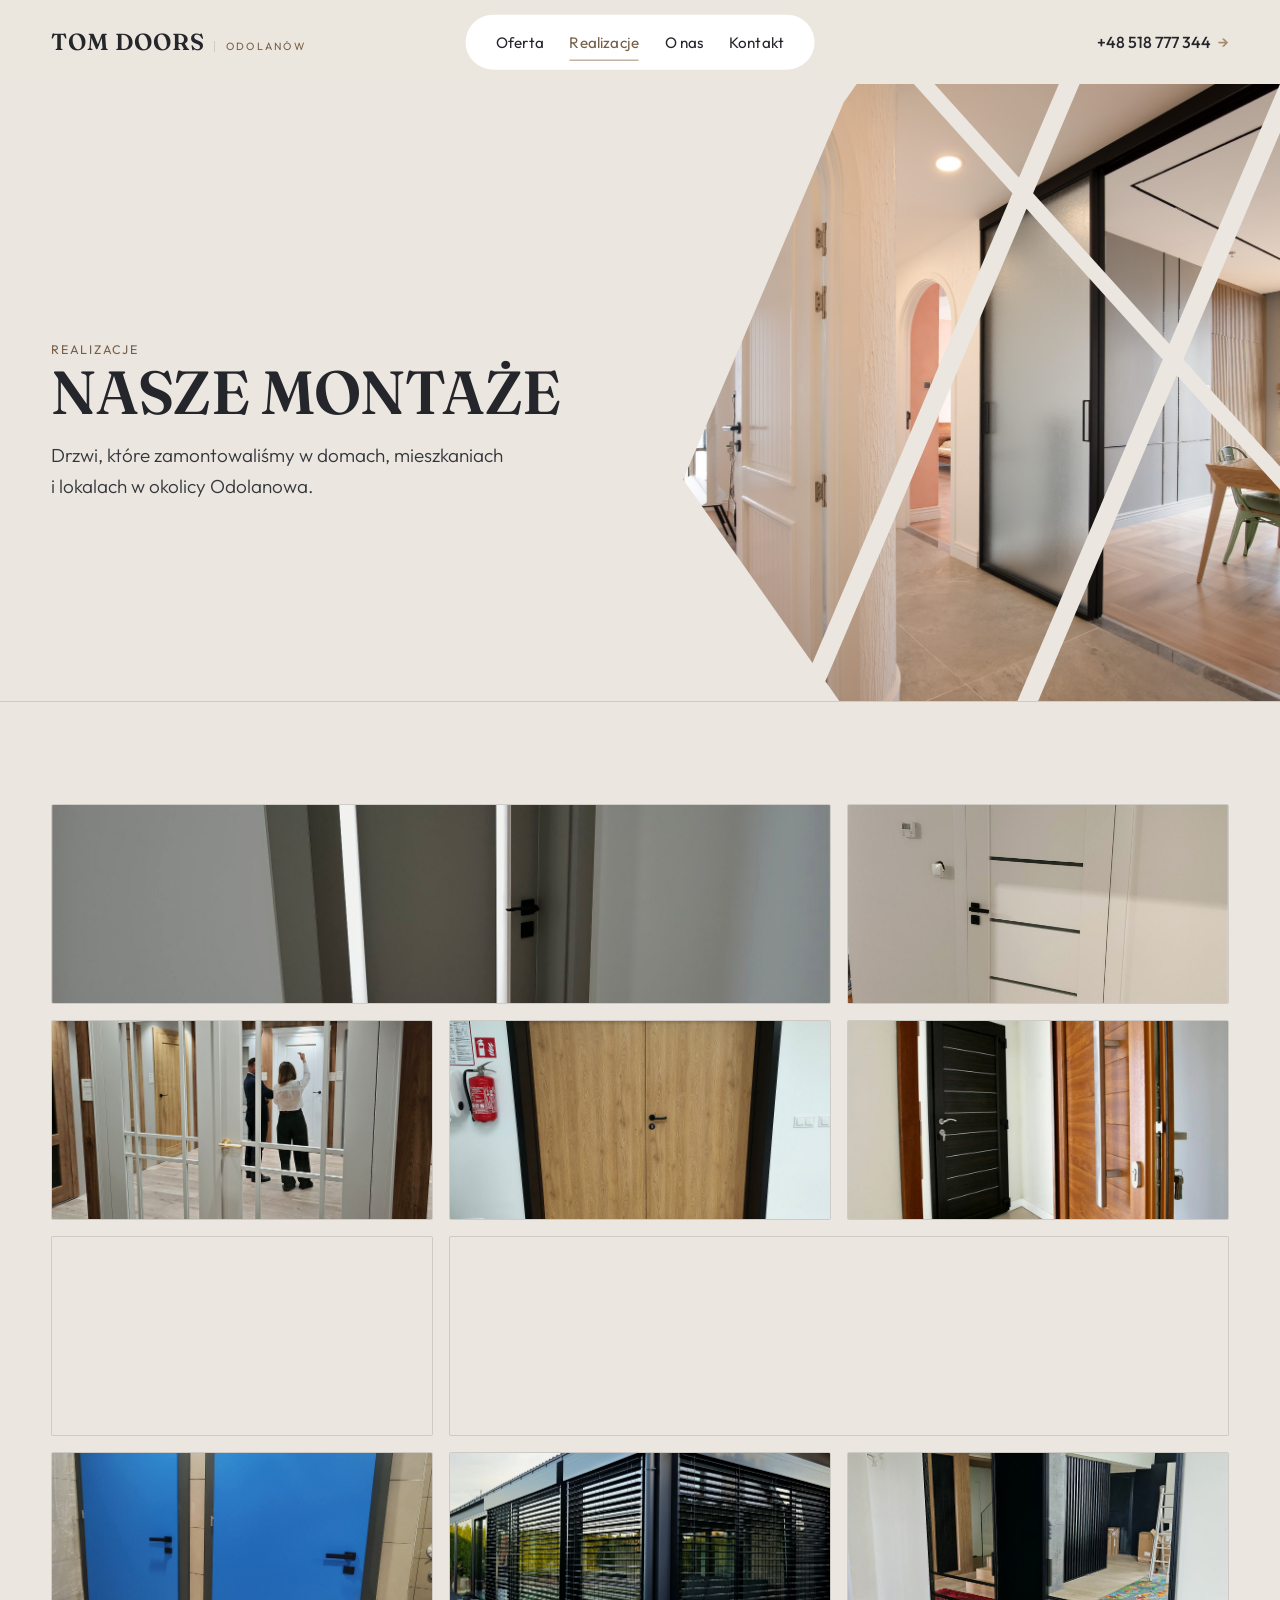
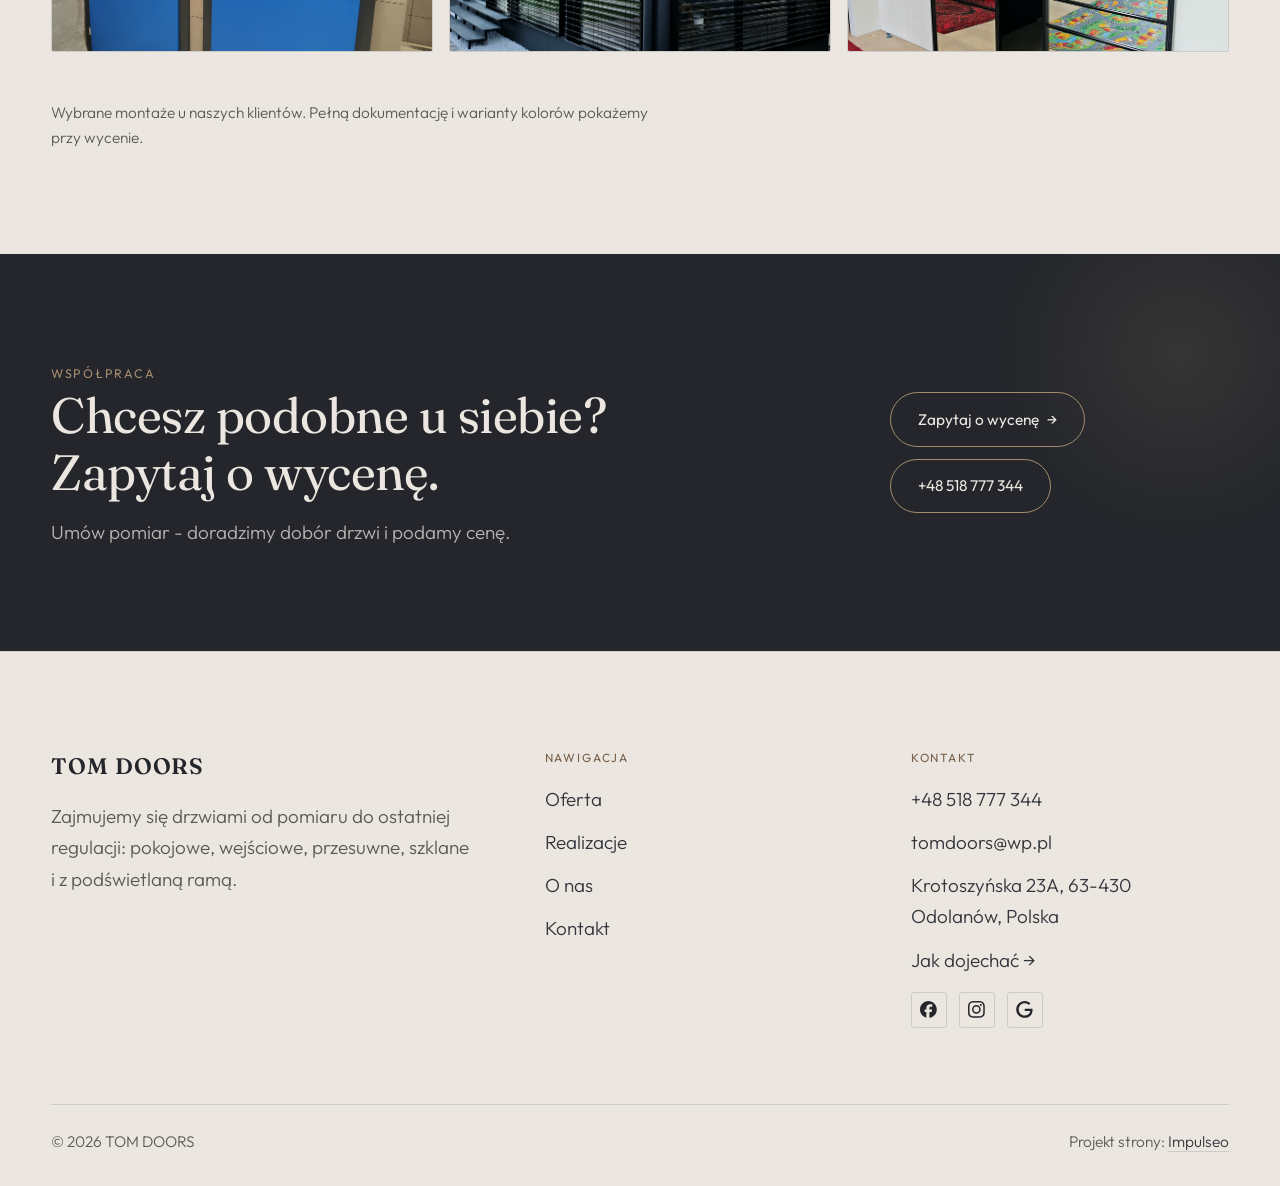
<file: realizacje.html>
<!DOCTYPE html>
<html lang="pl">
<head>
<meta charset="UTF-8">
<meta name="viewport" content="width=device-width, initial-scale=1.0">
<title>Realizacje - TOM DOORS</title>
<meta name="description" content="Realizacje TOM DOORS: Drzwi z podświetlaną ramą, Drzwi pokojowe z przeszkleniem, Drzwi dwuskrzydłowe ze szprosami, Drzwi dwuskrzydłowe w lokalu, Drzwi wejściowe">
<link rel="canonical" href="https://kris20032.github.io/tom-doors/realizacje.html">
<meta name="robots" content="noindex, nofollow">
<meta property="og:type" content="website">
<meta property="og:locale" content="pl_PL">
<meta property="og:site_name" content="TOM DOORS">
<meta property="og:title" content="Realizacje - TOM DOORS">
<meta property="og:description" content="Realizacje TOM DOORS: Drzwi z podświetlaną ramą, Drzwi pokojowe z przeszkleniem, Drzwi dwuskrzydłowe ze szprosami, Drzwi dwuskrzydłowe w lokalu, Drzwi wejściowe">
<meta property="og:url" content="https://kris20032.github.io/tom-doors/realizacje.html">
<meta property="og:image" content="https://kris20032.github.io/tom-doors/img/og.jpg">
<meta property="og:image:width" content="1200">
<meta property="og:image:height" content="630">
<meta name="twitter:card" content="summary_large_image">
<link rel="preconnect" href="https://fonts.googleapis.com">
<link rel="preconnect" href="https://fonts.gstatic.com" crossorigin>
<link href="https://fonts.googleapis.com/css2?family=Fraunces:opsz,wght@9..144,400;9..144,500;9..144,600&family=Outfit:wght@300;400;500&display=swap" rel="stylesheet">
<link rel="stylesheet" href="assets/styles.css?v=f9ef40aa">
<link rel="stylesheet" href="assets/kw.css?v=kw1">
</head>
<body>

<header class="nav">
  <div class="wrap nav-inner">
    <a class="brand" href="index.html"><span class="name">TOM DOORS</span><span class="sub">Odolanów</span></a>
    <nav class="nav-links">
      <a href="oferta.html">Oferta</a>
      <a href="realizacje.html" class="active" aria-current="page">Realizacje</a>
      <a href="o-nas.html">O nas</a>
      <a href="kontakt.html">Kontakt</a>
      <a href="kontakt.html" class="btn btn-accent">Zapytaj o wycenę</a>
    </nav>
    <a class="kw-navtel" href="tel:+48518777344"><span class="kw-navtel-lab">Zadzwoń</span> <span class="kw-navtel-num">+48 518 777 344</span> <span class="arr">→</span></a>
    <button class="nav-toggle" aria-label="Menu"><span></span><span></span><span></span></button>
  </div>
</header>

<main>
<section class="pagehead">
  <img src="img/g12.jpg" alt="TOM DOORS - Nasze montaże" width="1880" height="1253" decoding="async">
  <div class="wrap">
    <span class="eyebrow">Realizacje</span>
    <h1>Nasze montaże</h1>
    <p>Drzwi, które zamontowaliśmy w domach, mieszkaniach i lokalach w okolicy Odolanowa.</p>
  </div>
</section>
<section>
  <div class="wrap">
    <div class="gallery">
      <div class="tile t-two3 reveal"><img src="img/g1.jpg" alt="TOM DOORS" loading="lazy" width="1600" height="2133" decoding="async"></div>
      <div class="tile t-third reveal"><img src="img/g2.jpg" alt="TOM DOORS" loading="lazy" width="1492" height="2038" decoding="async"></div>
      <div class="tile t-third reveal"><img src="img/g3.jpg" alt="TOM DOORS" loading="lazy" width="1600" height="2133" decoding="async"></div>
      <div class="tile t-third reveal"><img src="img/g4.jpg" alt="TOM DOORS" loading="lazy" width="1600" height="1200" decoding="async"></div>
      <div class="tile t-third reveal"><img src="img/g5.jpg" alt="TOM DOORS" loading="lazy" width="930" height="608" decoding="async"></div>
      <div class="tile t-third reveal"><img src="img/g6.jpg" alt="TOM DOORS" loading="lazy" width="1600" height="2133" decoding="async"></div>
      <div class="tile t-two3 reveal"><img src="img/g7.jpg" alt="TOM DOORS" loading="lazy" width="1600" height="2133" decoding="async"></div>
      <div class="tile t-third reveal"><img src="img/g8.jpg" alt="TOM DOORS" loading="lazy" width="1600" height="2125" decoding="async"></div>
      <div class="tile t-third reveal"><img src="img/g9.jpg" alt="TOM DOORS" loading="lazy" width="1520" height="2058" decoding="async"></div>
      <div class="tile t-third reveal"><img src="img/about.jpg" alt="TOM DOORS" loading="lazy" width="1600" height="2133" decoding="async"></div>
    </div>
    <p class="muted reveal" style="margin-top:var(--space-7);font-size:var(--text-sm);max-width:62ch">Wybrane montaże u naszych klientów. Pełną dokumentację i warianty kolorów pokażemy przy wycenie.</p>
  </div>
</section>
<section class="cta">
  <div class="wrap">
    <div class="reveal">
      <span class="eyebrow">Współpraca</span>
      <h2>Chcesz podobne u siebie? Zapytaj o wycenę.</h2>
      <p>Umów pomiar - doradzimy dobór drzwi i podamy cenę.</p>
    </div>
    <div class="cta-actions reveal">
      <a href="kontakt.html" class="btn btn-light">Zapytaj o wycenę <span class="arr">→</span></a>
      <a href="tel:+48518777344" class="btn btn-ghost btn-ghost-cta">+48 518 777 344</a>
    </div>
  </div>
</section>
</main>

<footer>
  <div class="wrap">
    <div class="foot-grid">
      <div class="foot-brand">
        <div class="name">TOM DOORS</div>
        <p>Zajmujemy się drzwiami od pomiaru do ostatniej regulacji: pokojowe, wejściowe, przesuwne, szklane i z podświetlaną ramą.</p>
      </div>
      <div class="foot-col">
        <h4>Nawigacja</h4>
        <a href="oferta.html">Oferta</a>
        <a href="realizacje.html">Realizacje</a>
        <a href="o-nas.html">O nas</a>
        <a href="kontakt.html">Kontakt</a>
      </div>
      <div class="foot-col">
        <h4>Kontakt</h4>
        <a href="tel:+48518777344">+48 518 777 344</a>
        <a href="mailto:tomdoors@wp.pl">tomdoors@wp.pl</a>
        <p>Krotoszyńska 23A, 63-430 Odolanów, Polska</p>
        <a href="https://maps.google.com/?cid=12804049707847882123&g_mp=Cidnb29nbGUubWFwcy5wbGFjZXMudjEuUGxhY2VzLlNlYXJjaFRleHQQAhgEIAA" target="_blank" rel="noopener">Jak dojechać →</a>
      <div class="foot-soc">
        <a class="soc" href="https://www.facebook.com/p/TOM-DOORS-100087674329589/?locale=pl_PL" target="_blank" rel="noopener" aria-label="Facebook - TOM DOORS"><svg viewBox="0 0 24 24" aria-hidden="true" focusable="false"><path d="M9.101 23.691v-7.98H6.627v-3.667h2.474v-1.58c0-4.085 1.848-5.978 5.858-5.978.401 0 .955.042 1.468.103a8.68 8.68 0 0 1 1.141.195v3.325a8.623 8.623 0 0 0-.653-.036 26.805 26.805 0 0 0-.733-.009c-.707 0-1.259.096-1.675.309a1.686 1.686 0 0 0-.679.622c-.258.42-.374.995-.374 1.752v1.297h3.919l-.386 2.103-.287 1.564h-3.246v8.245C19.396 23.238 24 18.179 24 12.044c0-6.627-5.373-12-12-12s-12 5.373-12 12c0 5.628 3.874 10.35 9.101 11.647Z" fill="currentColor"/></svg></a>
        <a class="soc" href="https://www.instagram.com/tom_doors/" target="_blank" rel="noopener" aria-label="Instagram - TOM DOORS"><svg viewBox="0 0 24 24" aria-hidden="true" focusable="false"><path d="M7.0301.084c-1.2768.0602-2.1487.264-2.911.5634-.7888.3075-1.4575.72-2.1228 1.3877-.6652.6677-1.075 1.3368-1.3802 2.127-.2954.7638-.4956 1.6365-.552 2.914-.0564 1.2775-.0689 1.6882-.0626 4.947.0062 3.2586.0206 3.6671.0825 4.9473.061 1.2765.264 2.1482.5635 2.9107.308.7889.72 1.4573 1.388 2.1228.6679.6655 1.3365 1.0743 2.1285 1.38.7632.295 1.6361.4961 2.9134.552 1.2773.056 1.6884.069 4.9462.0627 3.2578-.0062 3.668-.0207 4.9478-.0814 1.28-.0607 2.147-.2652 2.9098-.5633.7889-.3086 1.4578-.72 2.1228-1.3881.665-.6682 1.0745-1.3378 1.3795-2.1284.2957-.7632.4966-1.636.552-2.9124.056-1.2809.0692-1.6898.063-4.948-.0063-3.2583-.021-3.6668-.0817-4.9465-.0607-1.2797-.264-2.1487-.5633-2.9117-.3084-.7889-.72-1.4568-1.3876-2.1228C21.2982 1.33 20.628.9208 19.8378.6165 19.074.321 18.2017.1197 16.9244.0645 15.6471.0093 15.236-.005 11.977.0014 8.718.0076 8.31.0215 7.0301.0839m.1402 21.6932c-1.17-.0509-1.8053-.2453-2.2287-.408-.5606-.216-.96-.4771-1.3819-.895-.422-.4178-.6811-.8186-.9-1.378-.1644-.4234-.3624-1.058-.4171-2.228-.0595-1.2645-.072-1.6442-.079-4.848-.007-3.2037.0053-3.583.0607-4.848.05-1.169.2456-1.805.408-2.2282.216-.5613.4762-.96.895-1.3816.4188-.4217.8184-.6814 1.3783-.9003.423-.1651 1.0575-.3614 2.227-.4171 1.2655-.06 1.6447-.072 4.848-.079 3.2033-.007 3.5835.005 4.8495.0608 1.169.0508 1.8053.2445 2.228.408.5608.216.96.4754 1.3816.895.4217.4194.6816.8176.9005 1.3787.1653.4217.3617 1.056.4169 2.2263.0602 1.2655.0739 1.645.0796 4.848.0058 3.203-.0055 3.5834-.061 4.848-.051 1.17-.245 1.8055-.408 2.2294-.216.5604-.4763.96-.8954 1.3814-.419.4215-.8181.6811-1.3783.9-.4224.1649-1.0577.3617-2.2262.4174-1.2656.0595-1.6448.072-4.8493.079-3.2045.007-3.5825-.006-4.848-.0608M16.953 5.5864A1.44 1.44 0 1 0 18.39 4.144a1.44 1.44 0 0 0-1.437 1.4424M5.8385 12.012c.0067 3.4032 2.7706 6.1557 6.173 6.1493 3.4026-.0065 6.157-2.7701 6.1506-6.1733-.0065-3.4032-2.771-6.1565-6.174-6.1498-3.403.0067-6.156 2.771-6.1496 6.1738M8 12.0077a4 4 0 1 1 4.008 3.9921A3.9996 3.9996 0 0 1 8 12.0077" fill="currentColor"/></svg></a>
        <a class="soc" href="https://maps.google.com/?cid=12804049707847882123&g_mp=Cidnb29nbGUubWFwcy5wbGFjZXMudjEuUGxhY2VzLlNlYXJjaFRleHQQAhgEIAA" target="_blank" rel="noopener" aria-label="Google - TOM DOORS"><svg viewBox="0 0 24 24" aria-hidden="true" focusable="false"><path d="M12.48 10.92v3.28h7.84c-.24 1.84-.853 3.187-1.787 4.133-1.147 1.147-2.933 2.4-6.053 2.4-4.827 0-8.6-3.893-8.6-8.72s3.773-8.72 8.6-8.72c2.6 0 4.507 1.027 5.907 2.347l2.307-2.307C18.747 1.44 16.133 0 12.48 0 5.867 0 .307 5.387.307 12s5.56 12 12.173 12c3.573 0 6.267-1.173 8.373-3.36 2.16-2.16 2.84-5.213 2.84-7.667 0-.76-.053-1.467-.173-2.053H12.48z" fill="currentColor"/></svg></a>
      </div>
      </div>
    </div>
    <div class="foot-bot">
      <span>© 2026 TOM DOORS</span>
      <span>Projekt strony: <a class="foot-credit" href="https://impulseo.pl" target="_blank" rel="noopener">Impulseo</a></span>
    </div>
  </div>
</footer>
<div class="sticky-reserve"><a class="sr-book" href="kontakt.html">Zapytaj o wycenę</a><a class="sr-call" href="tel:+48518777344" aria-label="Zadzwoń"><svg class="ico-tel" width="16" height="16" viewBox="0 0 24 24" fill="none" aria-hidden="true"><path d="M6.6 10.8a15.5 15.5 0 0 0 6.6 6.6l2.2-2.2a1 1 0 0 1 1-.24 11.4 11.4 0 0 0 3.6.58 1 1 0 0 1 1 1V20a1 1 0 0 1-1 1A17 17 0 0 1 3 4a1 1 0 0 1 1-1h3.5a1 1 0 0 1 1 1c0 1.25.2 2.46.58 3.6a1 1 0 0 1-.25 1l-2.23 2.2Z" fill="currentColor"/></svg></a></div>
<div class="demo-wazne" data-do="2026-11-03" data-cykl="3" hidden><svg class="dw-ico" width="13" height="13" viewBox="0 0 24 24" fill="none" aria-hidden="true"><circle cx="12" cy="12" r="8.6" stroke="currentColor" stroke-width="1.8"/><path d="M12 7.2V12l3.3 2" stroke="currentColor" stroke-width="1.8" stroke-linecap="round"/></svg><span class="dw-txt"></span></div>

<script src="assets/main.js"></script>
</body>
</html>
</file>
<file: assets/styles.css>
/* ============================================================
   STOLBASZ — premium, architektoniczny B2B fit-out
   Jasna paleta, zero brązu. System wg premium-web-craft.
   Projekt strony: Impulseo (impulseo.pl)
   ============================================================ */

:root{
  /* PALETA — jasna, architektoniczna, chłodna */
  --paper:#F4F7FA;          /* główne tło */
  --paper-2:#E7EDF3;        /* sekcje alternatywne (chłodny jasny szary) */
  --paper-3:#E7EDF3;        /* delikatne wypełnienia */
  --ink:#16202C;            /* tekst główny — chłodny grafit */
  --ink-soft:#3A4654;       /* nagłówki drugorzędne */
  --muted:#5C6672;          /* tekst poboczny */
  --line:rgba(22,32,44,.12);/* hairline */
  --accent:#235E96;         /* stonowany petrol-slate — jedyny akcent */
  --accent-d:#1A4A78;
  --accent-soft:rgba(35,94,150,.10);
  --dark:#16202C;           /* sekcje ciemne (stopka/CTA) */

  /* HOVER ZDJĘĆ — JEDEN standard dla całego silnika (decyzja K. 04.08.2026, artefakt z wariantami).
     AKTUALNE (K.+Szymon 09.08.2026, wybór z artefaktu 6 wariantów): zoom 1.05 przy 1.4s -
     przy tak długim czasie mocniejszy kadr NIE skacze, tylko „oddycha". Poprzedni standard
     (1.02 / .55s z 04.08) odbierany jako dynamiczny i szybki.
     Spoczynek lekko przygaszony, ale TYLKO tam, gdzie jest mysz (@media hover:hover) —
     na telefonie zdjęcia zostają w pełnej jasności. */
  --img-zoom:1.05;                   /* K.+Szymon 09.08: wariant F z artefaktu porównawczego */
  --img-rest:brightness(.95) saturate(.99);
  --img-hot:brightness(1.06) saturate(1.05);
  --img-dur:1.4s;                    /* K.+Szymon 09.08 (wariant F): powoli = elegancko */
  --img-ease:cubic-bezier(.16,.84,.44,1);  /* miękki ogon, efekt „oddychania" */

  /* ODSTĘPY — skala 4/8 */
  --space-1:4px; --space-2:8px; --space-3:12px; --space-4:16px; --space-5:24px;
  --space-6:32px; --space-7:48px; --space-8:64px; --space-9:96px; --space-10:128px;

  /* TYPOGRAFIA — fluid clamp() (skala podbita 16.07.2026: większe, czytelniejsze litery — uwaga Adama) */
  --text-sm:clamp(.9rem,.87rem + .12vw,1rem);
  --text-base:clamp(1.08rem,1.04rem + .18vw,1.2rem);
  --text-lg:clamp(1.24rem,1.15rem + .34vw,1.44rem);
  --text-h3:clamp(1.34rem,1.22rem + .55vw,1.66rem);
  --text-h2:clamp(2.1rem,1.66rem + 2.1vw,3.1rem);
  --text-h1:clamp(2.9rem,2.1rem + 4vw,5.1rem);

  /* PROMIENIE — architektoniczne, raczej ostre */
  --r-sm:3px; --r-md:6px; --r-lg:10px;

  /* RUCH */
  --ease:cubic-bezier(.25,.46,.45,.94); --dur:.24s;

  /* CIENIE — miękkie, warstwowe */
  --sh-sm:0 1px 2px rgba(16,24,32,.04), 0 2px 8px rgba(16,24,32,.05);
  --sh-md:0 2px 6px rgba(16,24,32,.05), 0 12px 28px -8px rgba(16,24,32,.12);
  --sh-lg:0 6px 14px rgba(16,24,32,.07), 0 26px 56px -18px rgba(16,24,32,.22);

  --hairline:1px solid var(--line);

  --font-display:'IBM Plex Sans Condensed','IBM Plex Sans',sans-serif;
  --font-body:'IBM Plex Sans',sans-serif;
}

*{box-sizing:border-box;margin:0;padding:0}
html{scroll-behavior:smooth}
body{
  font-family:var(--font-body);
  font-size:var(--text-base);
  line-height:1.65;
  color:var(--ink);
  background:var(--paper);
  -webkit-font-smoothing:antialiased;
  text-rendering:optimizeLegibility;
}
img{max-width:100%;height:auto;display:block}  /* height:auto = width/height z atrybutów trzyma proporcje (TOP#12) */
a{color:inherit;text-decoration:none}

.wrap{width:min(92%,1180px);margin-inline:auto}
section{padding-block:clamp(52px,6.5vw,96px)}

h1,h2,h3{font-family:var(--font-display);font-weight:700;line-height:1.08;letter-spacing:-.02em;color:var(--ink)}
h1{font-size:var(--text-h1);letter-spacing:-.035em}
h2{font-size:var(--text-h2);letter-spacing:-.025em}
h3{font-size:var(--text-h3)}
/* MIARA — długość wiersza. WCAG 2.2 SC 1.4.8: max 80 znaków; Butterick: 45–90.
   68ch daje realnie 72–78 znaków polskiego tekstu, czyli z zapasem pod granicą.
   Wcześniej limit miał TYLKO <p> — <li>, <blockquote> i <dd> nie miały żadnego,
   i to jedyny powód, dla którego 23 bloki na dwóch oddanych stronach jadą po
   83–106 znaków w wierszu (pomiar 07.08.2026, bramka `miara`).
   ⚠️ Listy i definicje ograniczamy TYLKO bez klasy: `ul`/`ol` z klasą to u nas
   układ (siatki kafli, menu), a nie tekst ciągły — tam miarę wyznacza układ. */
/* 60ch, nie 68ch (K. 10.08): po zmianie fontów na węższe kroje (DM Sans i spółka)
   w 68ch mieściło się ~90 znaków - bramka pikselowa słusznie zgłaszała przekroczenie
   granicy 80. Pomiar na żywej przeglądarce: 60ch = 90 znaków, 53ch = ~78 znaków, czyli normę WCAG 1.4.8. */
:root{ --miara:53ch }
p{max-width:min(100%,var(--miara))}
blockquote,
ul:not([class])>li, ol:not([class])>li,
dl:not([class])>dd{max-width:min(100%,var(--miara))}

/* ⚠️ Świadomie BEZ wyjątku `.tile p,.card p,.svc p{max-width:none}`, choć nasuwa się sam:
   te akapity BYŁY już ograniczone (stare `p{max-width:65ch}`), więc „wyjątek" nie odblokowałby
   niczego nowego — tylko ROZLUŹNIŁ stan sprzed zmiany na wszystkich demach naraz.
   `figcaption` żadna z reguł wyżej nie dotyczy, więc też nie potrzebuje zwolnienia. */

/* ŁAMANIE. `balance` wyrównuje długości wierszy w nagłówku, `pretty` pilnuje ostatniego
   wiersza akapitu, żeby nie został w nim jeden wyraz. Obsługiwane od Chrome 117 /
   Safari 17.5; starsze przeglądarki po prostu ignorują tę własność.
   `text-wrap:pretty` nie występowało dotąd ANI RAZ w silniku ani w repo klientów. */
h1,h2,h3,.lead,.lede{text-wrap:balance}
p,li,blockquote,dd{text-wrap:pretty}

.eyebrow{
  font-family:var(--font-body);
  font-size:var(--text-sm);
  font-weight:600;
  letter-spacing:.18em;
  text-transform:uppercase;
  color:var(--accent);
  display:inline-flex;align-items:center;gap:var(--space-3);
}
/* flex:none + margin-top = kreska trzyma się PIERWSZEJ linii. Wcześniej align-items:center
   centrowało ją względem całego bloku i przy zawinięciu (długi kicker typu
   „…WNĘTRZ · LESZNO · OD 2019") druga linia lądowała z brzydkim wcięciem. */
.eyebrow{align-items:flex-start}
.eyebrow>*,.eyebrow{text-wrap:balance}   /* dlugi kicker lamal sie na sierote typu samo „2019" w drugiej linii */
.eyebrow::before{content:"";width:28px;height:1px;background:var(--accent);display:inline-block;flex:none;margin-top:.62em}

.muted{color:var(--muted)}
.lead{font-size:var(--text-lg);line-height:1.55;color:var(--ink-soft);max-width:50ch}

/* ---------- BUTTONS ---------- */
.btn{
  display:inline-flex;align-items:center;gap:var(--space-2);
  font-weight:600;font-size:var(--text-sm);letter-spacing:.02em;
  padding:var(--space-4) var(--space-6);
  border-radius:var(--r-sm);
  transition:transform var(--dur) var(--ease),box-shadow var(--dur) var(--ease),background var(--dur) var(--ease);
  cursor:pointer;border:1px solid transparent;
}
.btn-accent{background:var(--accent);color:#fff;box-shadow:var(--sh-sm)}
.btn-accent:hover{background:var(--accent-d);transform:translateY(-2px);box-shadow:var(--sh-md)}
.btn-accent:active{transform:translateY(0);box-shadow:var(--sh-sm)}
.btn-ghost{background:transparent;color:var(--ink);border-color:var(--line)}
.btn-ghost:hover{border-color:var(--accent);color:var(--accent);transform:translateY(-2px)}
.btn-light{background:#fff;color:var(--ink);box-shadow:var(--sh-sm)}
.btn-light:hover{transform:translateY(-2px);box-shadow:var(--sh-md)}
.btn .arr{transition:transform var(--dur) var(--ease)}
.btn:hover .arr{transform:translateX(4px)}

/* ---------- NAV ---------- */
.nav{
  position:sticky;top:0;z-index:50;
  background:color-mix(in srgb,var(--paper) 88%,transparent);
  backdrop-filter:saturate(140%) blur(10px);
  border-bottom:var(--hairline);
}
.nav-inner{display:flex;align-items:center;justify-content:space-between;gap:var(--space-5);height:72px}
/* ANTY-NACHODZENIE (K. 05.08.2026): długa nazwa firmy + przycisk z pełnym numerem nie mieściły się w pasku
   i flex ściskał linki PONIŻEJ ich treści - "Kontakt" wchodził na ramkę "Zadzwoń +48 ...". Teraz ustępuje
   nazwa marki (skrót wielokropkiem), a menu i przycisk nigdy się nie kurczą ani nie zachodzą na siebie. */
.brand{display:flex;flex-direction:column;line-height:1;min-width:0;flex:0 1 auto}
.brand .name{font-family:var(--font-display);font-weight:800;font-size:1.35rem;letter-spacing:.04em;white-space:nowrap;overflow:hidden;text-overflow:ellipsis}
.brand .sub{font-size:.62rem;letter-spacing:.34em;text-transform:uppercase;color:var(--muted);margin-top:5px;white-space:nowrap;overflow:hidden;text-overflow:ellipsis}
.nav-links{display:flex;align-items:center;gap:var(--space-6);flex:0 0 auto}
.nav-links a{font-size:var(--text-sm);font-weight:500;color:var(--ink-soft);position:relative;padding-block:4px;white-space:nowrap;transition:color var(--dur) var(--ease)}
.nav-links a::after{content:"";position:absolute;left:0;bottom:0;width:0;height:1.5px;background:var(--accent);transition:width var(--dur) var(--ease)}
.nav-links a:hover,.nav-links a.active{color:var(--ink)}
.nav-links a:hover::after,.nav-links a.active::after{width:100%}
.nav-links .btn{padding:var(--space-2) var(--space-5)}
/* przyciski w nav: właściwy kolor (przebij .nav-links a) + bez podkreślenia */
.nav-links a.btn-accent{color:#fff}
.nav-links a.btn-ghost,.nav-links a.btn-light{color:var(--ink)}
/* CTA w pasku: NIE podkreślenie spod linków menu, ale ten sam przelatujący błysk,
   co na wszystkich innych przyciskach (zgłoszenie K. 13.08.2026 - „na hero jest efekt
   światła przechodzącego przez przycisk, na navbarze go nie ma, a mają być identyczne").
   Reguła `.nav-links a::after` jest silniejsza od `.btn::after`, więc trzeba jej
   geometrię wyzerować i wpisać połysk z nazwy - samo `display:none` gasiło efekt. */
.nav-links a.btn::after{
  display:block;content:"";position:absolute;inset:0;z-index:-1;pointer-events:none;
  width:auto;height:auto;border-radius:inherit;   /* kasuje geometrię podkreślenia (width:0;height:1.5px) */
  background:linear-gradient(100deg,transparent 32%,rgba(255,255,255,.20) 50%,transparent 68%);
  translate:-120% 0}
@media (prefers-reduced-motion:no-preference){
  .nav-links a.btn:hover::after{translate:120% 0;transition:translate .75s var(--mt-ease,cubic-bezier(.16,.84,.44,1))}
}
.nav-toggle{display:none;background:none;border:none;cursor:pointer;flex-direction:column;gap:5px;padding:8px}
.nav-toggle span{width:24px;height:2px;background:var(--ink);transition:var(--dur)}
/* Ciasny zakres MIĘDZY menu mobilnym a pełnym pulpitem: zbijamy odstępy i nazwę marki,
   żeby wszystko zmieściło się naturalnie, zanim w ogóle dojdzie do skracania wielokropkiem. */
@media(max-width:1280px) and (min-width:921px){
  .nav-links{gap:var(--space-4)}
  .nav-links .btn{padding:var(--space-2) var(--space-4)}
  .brand .name{font-size:1.15rem}
}

/* ---------- HERO (split) ---------- */
.hero{position:relative;overflow:hidden;border-bottom:var(--hairline)}
.hero-grid{display:grid;grid-template-columns:1.05fr .95fr;gap:clamp(24px,4vw,60px);align-items:center;
  padding-block:clamp(36px,4.5vw,64px)}
.hero-copy .eyebrow{margin-bottom:var(--space-5)}
.hero-copy h1{margin-bottom:var(--space-5)}
.hero-copy .lead{margin-bottom:var(--space-7)}
.hero-actions{display:flex;flex-wrap:wrap;gap:var(--space-4)}
.hero-art{position:relative;aspect-ratio:4/3;border-radius:var(--r-lg);overflow:hidden;box-shadow:var(--sh-lg)}
.hero-art img{width:100%;height:100%;object-fit:cover}
.hero-art::after{content:"";position:absolute;inset:0;background:linear-gradient(180deg,transparent 55%,rgba(18,24,28,.28))}
.hero-badge{position:absolute;left:var(--space-5);bottom:var(--space-5);z-index:2;
  background:rgba(252,252,251,.94);backdrop-filter:blur(4px);
  border-radius:var(--r-md);padding:var(--space-4) var(--space-5);box-shadow:var(--sh-md);max-width:78%}
.hero-badge strong{display:block;font-family:var(--font-display);font-size:1rem;letter-spacing:-.01em}
.hero-badge span{font-size:var(--text-sm);color:var(--muted)}

/* ---------- HERO duży / kinowy (strona główna) ---------- */
.hero-cine{position:relative;min-height:clamp(560px,82vh,840px);min-height:clamp(560px,82svh,840px);display:flex;align-items:center;overflow:hidden;border-bottom:var(--hairline)}
.hero-cine>img{position:absolute;inset:0;width:100%;height:100%;object-fit:cover;z-index:0}
.hero-cine::after{content:"";position:absolute;inset:0;z-index:1;
  background:linear-gradient(95deg,rgba(13,18,23,.86) 0%,rgba(13,18,23,.64) 32%,rgba(13,18,23,.24) 62%,rgba(13,18,23,.04) 100%)}
.hero-cine .wrap{position:relative;z-index:2;padding-block:var(--space-8)}
.hero-cine .hero-copy{max-width:660px}
.hero-cine .eyebrow{color:#fff;margin-bottom:var(--space-5)}
.hero-cine .eyebrow::before{background:#fff}
.hero-cine h1{color:#fff;margin-bottom:var(--space-5);font-size:clamp(2.9rem,2rem + 4.4vw,5.2rem);text-wrap:balance}
.hero-cine .lead{color:rgba(255,255,255,.92);max-width:48ch;margin-bottom:var(--space-7)}
.hero-cine .hero-actions{display:flex;flex-wrap:wrap;gap:var(--space-4)}
/* NISKIE OKNO (laptop z dokiem i paskami przeglądarki ma ~700-780 px wysokości widoku):
   H1 do 5.2rem + długi lead nie mieściły się i przyciski wypadały POD krawędź ekranu -
   klient widział stronę bez ani jednego CTA. Skalujemy w dół, zamiast przycinać treść. */
@media(min-width:821px) and (max-height:820px){
  .hero-cine{min-height:clamp(520px,94svh,780px)}
  .hero-cine .wrap{padding-block:var(--space-6)}
  .hero-cine h1{font-size:clamp(2.2rem,1.5rem + 2.6vw,3.6rem);margin-bottom:var(--space-4)}
  .hero-cine .eyebrow{margin-bottom:var(--space-4)}
  .hero-cine .lead{margin-bottom:var(--space-5);max-width:44ch}
}
@media(max-width:680px){
  .hero-cine{min-height:clamp(520px,76vh,640px);min-height:clamp(520px,76svh,640px);align-items:flex-end}
  .hero-cine::after{background:linear-gradient(0deg,rgba(13,18,23,.9) 6%,rgba(13,18,23,.45) 55%,rgba(13,18,23,.25) 100%)}
  .hero-cine .wrap{padding-bottom:var(--space-9)}
  /* TELEFON (~90% oglądających): lead potrafił zająć 8 linii i zepchnąć CTA poza pierwszy ekran.
     Zwężamy interlinię i skalę - treści nie ucinamy, bo to ona sprzedaje. */
  .hero-cine .lead{font-size:.98rem;line-height:1.5;margin-bottom:var(--space-5)}
  .hero-cine .eyebrow{font-size:.72rem;letter-spacing:.13em;margin-bottom:var(--space-4)}
  .hero-cine .eyebrow::before{width:20px}
  .hero-cine h1{margin-bottom:var(--space-4)}
}

/* full-bleed hero variant (podstrony) */
.pagehead{position:relative;min-height:46vh;min-height:46svh;display:flex;align-items:flex-end;overflow:hidden;border-bottom:var(--hairline)}
.pagehead img{position:absolute;inset:0;width:100%;height:100%;object-fit:cover}
/* 10.08.2026 (decyzja K.): mocniejsze przyciemnienie + cień pod tekstem. Bramka mierzyła na
   nagłówkach podstron 3,38-3,43:1 przy wymaganych 4,5 — jasne zdjęcie (hala, śnieg, niebo)
   podchodziło pod biały tekst. Zdjęcia klientów są różne, więc kontrast musi dawać WARSTWA,
   a nie szczęśliwy dobór kadru. */
.pagehead::after{content:"";position:absolute;inset:0;background:linear-gradient(180deg,rgba(18,24,28,.40),rgba(18,24,28,.76))}
.pagehead .wrap{position:relative;z-index:2;padding-block:var(--space-9);color:#fff}
.pagehead h1{color:#fff;max-width:18ch;text-shadow:0 2px 16px rgba(0,0,0,.55)}
.pagehead .eyebrow{color:#fff}
.pagehead .eyebrow::before{background:#fff}
.pagehead p{color:rgba(255,255,255,.92);margin-top:var(--space-4);max-width:54ch;text-shadow:0 1px 12px rgba(0,0,0,.5)}

/* ---------- STRIP (pasek skrótów / liczby) ---------- */
.strip{background:var(--dark);color:#fff}
/* PASEK HASEŁ — standard 04.08.2026 (decyzja K.): 5 haseł w JEDNYM rzędzie, tekst WYŚRODKOWANY,
   węższe marginesy boczne niż reszta strony (pasek ma iść szerzej), równe wysokości kolumn. */
.strip .wrap{width:min(96%,1440px);display:grid;grid-template-columns:repeat(5,1fr);
  gap:var(--space-5);padding-block:var(--space-7);align-items:stretch}
.strip .item .k{font-family:var(--font-display);font-size:clamp(1.05rem,.82rem + .85vw,1.55rem);
  font-weight:800;letter-spacing:-.02em;color:#fff;line-height:1.18;text-wrap:balance}
.strip .item .v{font-size:var(--text-sm);color:rgba(255,255,255,.66);margin-top:var(--space-2);line-height:1.4}
.strip .item{border-left:2px solid var(--accent);padding-inline:var(--space-4);
  text-align:center;display:flex;flex-direction:column;justify-content:center}
/* liczba kolumn = liczba haseł, żeby ostatnie nie zostawało samo w drugim rzędzie.
   Klasę n-N nadaje multipage.py; domyślnie (bez klasy) pasek jest 5-kolumnowy. */
.strip.n-2 .wrap{grid-template-columns:repeat(2,1fr)}
.strip.n-3 .wrap{grid-template-columns:repeat(3,1fr)}
.strip.n-4 .wrap{grid-template-columns:repeat(4,1fr);gap:var(--space-6)}
.strip.n-4 .item .k{font-size:clamp(1.3rem,1rem + 1.1vw,2rem)}
.strip.n-6 .wrap{grid-template-columns:repeat(6,1fr);gap:var(--space-4)}
.strip.n-6 .item .k{font-size:clamp(.98rem,.8rem + .7vw,1.35rem)}
/* równe łamanie: zamiast "długa linia + jedno słowo" obie linie zbliżonej długości */
.strip .item .k{text-wrap:balance}

/* ---------- SECTION HEAD ---------- */
.head{max-width:48rem;margin-bottom:var(--space-8)}
.head.center{margin-inline:auto;text-align:center}
.head .eyebrow{margin-bottom:var(--space-4)}
.head h2{margin-bottom:var(--space-4)}
.head p{color:var(--muted);font-size:var(--text-lg);line-height:1.55}
.head.center p{margin-inline:auto}

/* ---------- INTRO SPLIT ---------- */
.split{display:grid;grid-template-columns:.92fr 1.08fr;gap:clamp(28px,5vw,80px);align-items:center}
.split.rev{grid-template-columns:1.08fr .92fr}
.split.rev .split-art{order:-1}
.split-art{position:relative;aspect-ratio:5/4;border-radius:var(--r-lg);overflow:hidden;box-shadow:var(--sh-lg)}
.split-art img{width:100%;height:100%;object-fit:cover}
.split-copy h2{margin-bottom:var(--space-5)}
.split-copy p+p{margin-top:var(--space-4)}
.split-copy .btn{margin-top:var(--space-6)}

/* ---------- SERVICES (zakres) ---------- */
.svc-grid{display:grid;grid-template-columns:repeat(auto-fit,minmax(280px,1fr));gap:var(--space-5)}
.svc{background:#fff;border:var(--hairline);border-radius:var(--r-md);padding:var(--space-7) var(--space-6);
  transition:transform var(--dur) var(--ease),box-shadow var(--dur) var(--ease),border-color var(--dur) var(--ease);
  position:relative;overflow:hidden}
.svc::before{content:"";position:absolute;left:0;top:0;width:3px;height:0;background:var(--accent);transition:height var(--dur) var(--ease)}
.svc:hover{transform:translateY(-4px);box-shadow:var(--sh-md);border-color:transparent}
.svc:hover::before{height:100%}
.svc .ic{font-family:var(--font-display);font-size:.8rem;font-weight:700;letter-spacing:.12em;color:var(--accent);margin-bottom:var(--space-4)}
.svc h3{margin-bottom:var(--space-3);font-size:1.22rem}
.svc p{color:var(--muted);font-size:var(--text-base);line-height:1.6}

/* big detailed service rows */
.svc-row{display:grid;grid-template-columns:.8fr 1.2fr;gap:clamp(20px,4vw,60px);align-items:center;padding-block:var(--space-8)}
.svc-row+.svc-row{border-top:var(--hairline)}
.svc-row.rev{grid-template-columns:1.2fr .8fr}
/* Naprzemienny układ wierszy oferty: co drugi wiersz ma zdjęcie po PRAWEJ.
   Było `order:-1` — martwy kod, bo zdjęcie i tak jest pierwszym dzieckiem w HTML,
   więc wszystkie wiersze wyglądały identycznie (zdjęcie zawsze z lewej), a `rev`
   zmieniało tylko szerokość kolumn. Znalezione 29.07.2026 przy różnicowaniu kierunków
   animacji (pomiar pozycji: art.mid 390/502 przy row.mid 756 — zawsze lewa strona). */
.svc-row.rev .svc-row-art{order:2}
.svc-row-art{aspect-ratio:4/3;border-radius:var(--r-md);overflow:hidden;box-shadow:var(--sh-md)}
.svc-row-art img{width:100%;height:100%;object-fit:cover}
.svc-row h3{font-size:1.5rem;margin-bottom:var(--space-4)}
.svc-row .num{font-family:var(--font-display);font-size:.85rem;font-weight:700;letter-spacing:.14em;color:var(--accent);display:block;margin-bottom:var(--space-3)}
.svc-row ul{list-style:none;margin-top:var(--space-4);display:flex;flex-direction:column;gap:var(--space-2)}
.svc-row li{position:relative;padding-left:var(--space-5);color:var(--muted);font-size:var(--text-base)}
.svc-row li::before{content:"";position:absolute;left:0;top:.62em;width:8px;height:1px;background:var(--accent)}

/* ---------- GALLERY (realizacje) ---------- */
.gallery{display:grid;grid-template-columns:repeat(12,1fr);gap:var(--space-4);grid-auto-rows:200px}
/* GALERIA MASONRY — pionowe zdjęcia (portrety beauty/wellness) bez przycinania: kolumny, height auto */
.gallery-masonry{column-count:3;column-gap:var(--space-4)}
@media(max-width:900px){.gallery-masonry{column-count:2}}
@media(max-width:560px){.gallery-masonry{column-count:1}}
.gallery-masonry .m-tile{break-inside:avoid;margin:0 0 var(--space-4);padding:0;position:relative;overflow:hidden;border-radius:var(--r-md);border:1px solid var(--line)}
.gallery-masonry .m-tile img{width:100%;height:auto;display:block}
.gallery-masonry .m-tile .cap{position:absolute;left:0;right:0;bottom:0;padding:var(--space-4);color:#fff;background:linear-gradient(0deg,rgba(0,0,0,.55),transparent);font-size:var(--text-sm)}
.gallery-masonry .m-tile .cap small{display:block;font-weight:400;opacity:.78;letter-spacing:.04em;text-transform:uppercase;font-size:.66rem;margin-top:3px}
.tile{position:relative;overflow:hidden;border-radius:var(--r-md);box-shadow:var(--sh-sm);
  transition:transform var(--dur) var(--ease),box-shadow var(--dur) var(--ease)}
.tile img{width:100%;height:100%;object-fit:cover;
  transition:transform var(--img-dur) var(--img-ease),filter var(--img-dur) var(--img-ease)}
.tile:hover{box-shadow:var(--sh-md)}
.tile .cap{position:absolute;left:0;right:0;bottom:0;padding:var(--space-5) var(--space-4) var(--space-4);
  /* mocniejszy spad + cien pod tekstem: na JASNYCH zdjeciach klienta (biale fronty, sciany)
     slaby gradient dawal kontrast ~1.5:1 zamiast wymaganych 3.6:1 (bramka wygladu, 10.08.2026) */
  background:linear-gradient(transparent 10%,rgba(18,24,28,.55) 40%,rgba(18,24,28,.88) 68%,rgba(18,24,28,.99));color:#fff;
  text-shadow:0 1px 2px rgba(0,0,0,.85),0 2px 10px rgba(0,0,0,.55);
  font-size:var(--text-sm);font-weight:600;letter-spacing:.01em;
  opacity:0;transform:translateY(8px);transition:var(--dur) var(--ease)}
.tile:hover .cap{opacity:1;transform:translateY(0)}
.tile .cap small{display:block;font-weight:400;opacity:.78;letter-spacing:.04em;text-transform:uppercase;font-size:.66rem;margin-top:3px}
/* bento spans */
.t-wide{grid-column:span 6}
.t-tall{grid-column:span 6;grid-row:span 2}
.t-std{grid-column:span 6}
.t-third{grid-column:span 4}
.t-two3{grid-column:span 8}

/* ---------- TRUST / WIARYGODNOŚĆ ---------- */
.trust{background:var(--paper-2)}
.trust-grid{display:grid;grid-template-columns:repeat(auto-fit,minmax(240px,1fr));gap:var(--space-5);margin-top:var(--space-7)}
.trust-card{background:#fff;border-radius:var(--r-md);padding:var(--space-7) var(--space-6);box-shadow:var(--sh-sm);border-top:3px solid var(--accent)}
.trust-card .big{font-family:var(--font-display);font-size:clamp(1.8rem,1.3rem + 1.6vw,2.6rem);font-weight:800;letter-spacing:-.02em;color:var(--ink);line-height:1}
.trust-card h3{font-size:1.12rem;margin:var(--space-3) 0 var(--space-2)}
.trust-card p{color:var(--muted);font-size:var(--text-base);line-height:1.55}

/* ---------- CTA band ---------- */
.cta{background:var(--dark);color:#fff;position:relative;overflow:hidden}
/* telefon w CTA: na ciemnym tle biały (domyślnie), rodziny z JASNYM tłem CTA
   nadpisują to u siebie - wcześniej kolor siedział w stylu inline i wygrywał z rodziną. */
.cta .btn-ghost-cta{color:#fff;border-color:rgba(255,255,255,.3)}
.cta .wrap{display:grid;grid-template-columns:1.4fr .6fr;gap:var(--space-7);align-items:center;position:relative;z-index:2}
.cta h2{color:#fff;max-width:20ch}
.cta p{color:rgba(255,255,255,.74);margin-top:var(--space-4)}
.cta-actions{display:flex;flex-direction:column;gap:var(--space-3);align-items:flex-start}
.cta::before{content:"";position:absolute;right:-80px;top:-80px;width:360px;height:360px;border-radius:50%;
  background:radial-gradient(circle,var(--accent-soft),transparent 70%)}

/* ---------- CONTACT ---------- */
.contact-grid{display:grid;grid-template-columns:.85fr 1.15fr;gap:clamp(28px,4vw,56px);align-items:start}
.info-list{display:flex;flex-direction:column;gap:var(--space-2)}
.info-row{display:flex;gap:var(--space-4);align-items:flex-start;padding-block:var(--space-4);border-bottom:var(--hairline)}
.info-row .ic{flex:none;width:42px;height:42px;display:grid;place-items:center;border-radius:50%;
  background:var(--accent-soft);color:var(--accent);font-size:1.05rem}
.info-row .lbl{font-size:.72rem;letter-spacing:.14em;text-transform:uppercase;color:var(--muted)}
.info-row .val{font-weight:600;font-size:var(--text-base);margin-top:2px}
.info-row a.val:hover{color:var(--accent)}
.map{border:none;border-radius:var(--r-lg);box-shadow:var(--sh-md);width:100%;height:100%;min-height:380px;filter:grayscale(.2) contrast(1.02)}
.form{background:#fff;border:var(--hairline);border-radius:var(--r-lg);padding:clamp(24px,3vw,40px);box-shadow:var(--sh-sm)}
.form .fld{margin-bottom:var(--space-5)}
.form label{display:block;font-size:var(--text-sm);font-weight:600;margin-bottom:var(--space-2)}
.form input,.form textarea{width:100%;font-family:inherit;font-size:var(--text-base);color:var(--ink);
  padding:var(--space-4);border:var(--hairline);border-radius:var(--r-sm);background:var(--paper);transition:border-color var(--dur)}
.form input:focus,.form textarea:focus{outline:none;border-color:var(--accent);background:#fff}
.form textarea{resize:vertical;min-height:120px}
.form .note{font-size:var(--text-sm);color:var(--muted);margin-top:var(--space-3)}

/* ---------- FOOTER ---------- */
footer{background:var(--dark);color:#fff;padding-block:var(--space-9) var(--space-6)}
.foot-grid{display:grid;grid-template-columns:1.4fr 1fr 1fr;gap:var(--space-7);margin-bottom:var(--space-8)}
.foot-brand .name{font-family:var(--font-display);font-weight:800;font-size:1.4rem;letter-spacing:.04em}
.foot-brand p{color:rgba(255,255,255,.62);margin-top:var(--space-4);font-size:var(--text-base);max-width:38ch}
.foot-col h4{font-size:.74rem;letter-spacing:.16em;text-transform:uppercase;color:rgba(255,255,255,.5);margin-bottom:var(--space-4)}
.foot-col a,.foot-col p{display:block;color:rgba(255,255,255,.82);font-size:var(--text-base);margin-bottom:var(--space-3)}
.foot-col a:hover{color:#fff}
.foot-bot{border-top:1px solid rgba(255,255,255,.12);padding-top:var(--space-5);display:flex;justify-content:space-between;flex-wrap:wrap;gap:var(--space-3);
  font-size:var(--text-sm);color:rgba(255,255,255,.55)}
.foot-bot a:hover{color:#fff}
/* Podpis w stopce = klikalny link do impulseo.pl (31.07.2026). Ma być WIDOCZNIE klikalny,
   ale nie krzyczeć - stąd sam kolor jaśniejszy + delikatne podkreślenie na najeździe. */
.foot-bot a.foot-credit{color:rgba(255,255,255,.78);text-decoration:none;border-bottom:1px solid rgba(255,255,255,.28)}
.foot-bot a.foot-credit:hover{color:#fff;border-bottom-color:#fff}

/* ---------- REVEAL ---------- */
.reveal{opacity:0;transform:translateY(22px);transition:opacity .6s var(--ease),transform .6s var(--ease)}
.reveal.in{opacity:1;transform:none}

/* ---------- RESPONSIVE ---------- */
@media(max-width:920px){
  .hero-grid,.split,.split.rev,.svc-row,.svc-row.rev,.cta .wrap,.contact-grid,.foot-grid{grid-template-columns:1fr}
  .split.rev .split-art,.svc-row.rev .svc-row-art{order:0}
  .hero-art{aspect-ratio:16/10;max-height:420px}
  .strip .wrap,.strip.n-2 .wrap,.strip.n-3 .wrap,.strip.n-4 .wrap,.strip.n-6 .wrap{grid-template-columns:repeat(2,1fr);gap:var(--space-6)}
  .strip .item .k,.strip.n-6 .item .k{font-size:clamp(1.3rem,1.1rem + 1vw,2rem)}
  .gallery{grid-auto-rows:180px}
  .t-wide,.t-tall,.t-std,.t-third,.t-two3{grid-column:span 6}
  .t-tall{grid-row:span 1}
  .cta-actions{flex-direction:row;flex-wrap:wrap}
  .foot-grid{gap:var(--space-6)}
}
@media(max-width:680px){
  .nav-links{position:fixed;inset:72px 0 auto 0;background:var(--paper);flex-direction:column;align-items:stretch;
    gap:0;padding:var(--space-4) 6%;border-bottom:var(--hairline);box-shadow:var(--sh-md);
    transform:translateY(-120%);transition:transform var(--dur) var(--ease)}
  .nav-links.open{transform:translateY(0)}
  .nav-links a{padding-block:var(--space-4);border-bottom:var(--hairline)}
  .nav-links .btn{margin-top:var(--space-3);justify-content:center}
  .nav-toggle{display:flex}
  .strip .wrap,.strip.n-2 .wrap,.strip.n-3 .wrap,.strip.n-4 .wrap,.strip.n-6 .wrap{grid-template-columns:1fr}
  .gallery{grid-template-columns:repeat(6,1fr)}
  .foot-grid{grid-template-columns:1fr}
}
@media(prefers-reduced-motion:reduce){
  /* audyt 09.08 TOP#14: samo skrócenie duration przy animacji INFINITE = stroboskop
     (pętla .01ms miga ekranem); iteration-count:1 gasi pętlę naprawdę. Pseudoelementy
     też - tła hero (gastro/studio) animują ::before/img, blanket na * ich nie łapał. */
  *,*::before,*::after{animation-duration:.01ms!important;animation-iteration-count:1!important;animation-delay:0s!important;transition:none!important}
  .reveal{opacity:1!important;transform:none!important}
  html{scroll-behavior:auto}
}

/* ============================================================
   PREMIUM LAYER — destylat deep-researchu branż (anty-AI, spokój).
   Zmienne STOLBASZ (--accent/--ink/--paper/--line/--dark). Ruch ledwo
   zauważalny, krzywa cubic-bezier(.16,.84,.44,1); prefers-reduced-motion
   pokryte blanketem wyżej. Karty hairline zamiast cieni = #1 sygnał „nie-AI".
   ============================================================ */

/* więcej oddechu między sekcjami (liderzy: 110-130px) */
section{padding-block:clamp(64px,8vw,128px)}

/* 1) Aksamitny reveal — dłuższa, miękka krzywa zamiast „skoku" */
.reveal{transition:opacity .9s cubic-bezier(.16,.84,.44,1),transform .9s cubic-bezier(.16,.84,.44,1);will-change:opacity,transform}
/* stagger TYLKO w galerii (tam pozycja = porządek dzieci) */
.gallery .reveal:nth-child(2){transition-delay:.07s}
.gallery .reveal:nth-child(3){transition-delay:.14s}
.gallery .reveal:nth-child(4){transition-delay:.21s}
.gallery .reveal:nth-child(5){transition-delay:.28s}
.gallery .reveal:nth-child(6){transition-delay:.35s}

/* 2) Hero STATYCZNY na .hero-cine — Ken Burns CAŁKIEM WYŁĄCZONY 26.06 (3. zgłoszenie Szymona).
   GENEZA: animowanie scale na <img> hero z teksturami (cegły/framugi) re-samplinguje obraz
   klatka po klatce → na części ekranów drobne drganie/shimmer = „heroshot się trzęsie".
   translateY usunięto wcześniej, scale-only + will-change/GPU NIE wystarczyły do GWARANCJI gładkości.
   Krzysztof zażądał pewności („make sure, że błąd się nie pojawi") > efekt. Zero animacji = 0% drgania.
   Delikatny zoom zostaje TYLKO w pełnoekranowych hero gastro/studio (hg-bg/hs-bg — tło, inny
   mechanizm, chwalone, nigdy nie zgłaszane). NIE wracać do KB na .hero-cine bez realnego testu
   na sprzęcie klienta — to ryzyko regresji „trzęsienia”. */
/* BEZPIECZNY "wow" na hero = jednorazowy FADE-IN (opacity), nie zoom.
   opacity nie dotyka bitmapy → gładkie na KAŻDYM zdjęciu/ekranie/GPU, zero ryzyka migotania.
   Geometryczny ruch (scale/translate) na .hero-cine jest ZAKAZANY (bramka pilnuje). */
@keyframes heroFade{from{opacity:0}to{opacity:1}}
.hero-cine>img{transform:none;animation:heroFade 1.1s ease-out both}

/* 3) Akcentowy hairline pod nagłówkiem sekcji, który „rysuje się" przy wejściu */
.head h2{position:relative;padding-bottom:18px}
.head h2::after{content:"";position:absolute;left:0;bottom:0;height:1px;width:0;background:var(--accent);transition:width 1s cubic-bezier(.16,.84,.44,1) .15s}
.head.center h2::after{left:50%;transform:translateX(-50%)}
.head.reveal.in h2::after,.head.center.reveal.in h2::after{width:54px}

/* 4) Karty HAIRLINE zamiast cieni/zaokrągleń (najmocniejszy anty-AI detal) */
.svc{background:transparent;border:1px solid var(--line);border-radius:var(--r-sm);box-shadow:none}
.svc:hover{box-shadow:none;border-color:var(--accent);transform:translateY(-3px)}
.trust-card{background:transparent;box-shadow:none;border:1px solid var(--line);border-top:2px solid var(--accent);border-radius:var(--r-sm)}
.tile{box-shadow:none;border-radius:var(--r-sm)}
.tile:hover{box-shadow:none}

/* 5) Sticky-nav kondensuje się po przewinięciu (sygnał dopracowania) */
.nav{transition:box-shadow .4s ease,background .4s ease}
.nav.is-stuck{box-shadow:0 1px 0 var(--line),0 14px 30px -24px rgba(0,0,0,.45)}
.nav-inner{transition:height .35s var(--ease)}
.nav.is-stuck .nav-inner{height:60px}

/* 6) MANIFESTO — pełnoekranowy cytat-bohater (zastępuje generyczne „Dlaczego my") */
.manifesto{background:var(--paper-2);text-align:center}
.manifesto .wrap{max-width:60rem}
.manifesto p{font-family:var(--font-display);font-style:italic;font-size:clamp(1.6rem,1rem + 2.4vw,2.8rem);line-height:1.32;color:var(--ink-soft);margin-inline:auto;max-width:26ch;position:relative;padding-top:var(--space-8)}
.manifesto p::before{content:"";position:absolute;top:0;left:50%;transform:translateX(-50%);width:54px;height:1px;background:var(--accent)}
.manifesto p span{color:var(--accent);font-style:italic}

/* 7) GATEWAYS — 3 duże bramy-zdjęcia (zamiast paska menu usług) */
.gateways{display:grid;grid-template-columns:repeat(3,1fr);gap:var(--space-4)}
.gateway{position:relative;aspect-ratio:3/4;overflow:hidden;border-radius:var(--r-sm);display:block}
.gateway img{width:100%;height:100%;object-fit:cover;
  transition:transform var(--img-dur) var(--img-ease),filter var(--img-dur) var(--img-ease)}
.gateway::after{content:"";position:absolute;inset:0;background:linear-gradient(180deg,transparent 38%,rgba(18,24,28,.74))}
/* ===== HOVER ZDJĘĆ — jedno miejsce dla WSZYSTKICH kafli ze zdjęciem (K. 04.08.2026) ===== */
@media(hover:hover){
  .tile img,.gateway img,.m-tile img{filter:var(--img-rest)}
  .tile:hover img,
  .gateway:hover img,
  .m-tile:hover img{transform:scale(var(--img-zoom));filter:var(--img-hot)}
}
.m-tile img{transition:transform var(--img-dur) var(--img-ease),filter var(--img-dur) var(--img-ease)}
.gateway .g-ttl{position:absolute;left:0;right:0;bottom:0;z-index:2;padding:var(--space-6) var(--space-5);color:#fff;font-family:var(--font-display);font-size:1.45rem;letter-spacing:-.01em;line-height:1.15}
.gateway .g-ttl small{display:block;font-family:var(--font-body);font-size:var(--text-sm);font-weight:400;opacity:.82;letter-spacing:.03em;margin-top:5px}
@media(max-width:760px){.gateways{grid-template-columns:1fr}.gateway{aspect-ratio:16/10}}

/* 8) LOGO klienta w nagłówku (gdy podane --logo) */
/* 52px domyślnie (feedback Bartka 06.07.2026: 40px ginęło, uwaga padła 3x; ~56px sprawdzone na żywym demie anna-borowiec-makeup) */
.brand-logo{height:64px;width:auto;max-width:300px;object-fit:contain;display:block}
.nav.is-stuck .brand-logo{height:52px}
@media(max-width:680px){.brand-logo{height:46px;max-width:210px}}


/* === RWD: nagłówki na wąskich ekranach (dodane 17.07.2026 razem z fixem clamp) ===
   Po przywróceniu działania clamp() dolna granica --text-h1 (2.9rem) rozpychała
   dokument przy długich polskich słowach na telefonach. Tu ją zjeżdżamy. */
@media (max-width:560px){
  :root{
    --text-h1:clamp(1.9rem, 1.15rem + 4.4vw, 2.7rem);
    --text-h2:clamp(1.5rem, 1rem + 3vw, 2.1rem);
  }
  .hero-cine h1{font-size:clamp(1.9rem, 1.15rem + 4.4vw, 2.7rem)}
  h1,h2{overflow-wrap:break-word}
}

/* GODZINY (godziny_grid z briefu) — dzień po lewej, godziny po prawej. Wcześniej BRAK stylu
   powodował sklejenie "Poniedziałek-Piątek8:00-20:00" (dodane 2026-07-21). Neutralne dla dem bez grafiku. */
.godz{display:flex;flex-direction:column;gap:2px;max-width:440px;margin-top:8px}
.godz-row{display:flex;justify-content:space-between;align-items:baseline;gap:24px;padding:10px 0;border-bottom:1px solid var(--line)}
.godz-row:last-child{border-bottom:0}
.godz-row b{font-weight:600;color:var(--ink)}
.godz-row span{color:var(--muted);white-space:nowrap}

/* === FAQ (lekcja 08.08.2026) ===
   Sekcja faq_klinika() trafia NIE tylko do rodziny „klinika" (multipage.py: także układ FACHOWCY),
   a style leżały wyłącznie w families/klinika.css — u hydraulika/dekarza FAQ renderowało się jako
   goła lista <details> z domyślnym trójkącikiem przeglądarki (wpadka: demo Instalatorstwo Gała).
   Dlatego baza. Rodzina może to nadpisać na wierzchu. */
.faq-list{max-width:48rem;margin:var(--space-8) auto 0;display:flex;flex-direction:column;gap:var(--space-3)}
.faq-item{border:1px solid var(--line);border-radius:var(--r-md);background:var(--paper);padding:var(--space-4) var(--space-5)}
.faq-item summary{font-family:var(--font-display);font-weight:600;color:var(--ink);cursor:pointer;list-style:none;display:flex;justify-content:space-between;gap:1rem}
.faq-item summary::-webkit-details-marker{display:none}
.faq-item summary::after{content:"+";color:var(--accent-d);font-weight:700;font-size:1.2rem;line-height:1}
.faq-item[open] summary::after{content:"-"}
.faq-item p{color:var(--ink-soft);font-size:var(--text-base);line-height:1.6;margin:var(--space-3) 0 0}

/* === LICZBA OPINII PRZY SEKCJI OPINII (08.08.2026, wzorzec irismeble.pl, decyzja K.) ===
   Trzy cytaty bez kontekstu czyta się jak „firma ma trzy opinie". Ta linijka mówi wprost,
   ile ich jest naprawdę - dane i tak przychodzą z reconu i szły dotąd wyłącznie do hero.
   Baza, nie rodzina: sekcja opinii renderuje się we WSZYSTKICH układach, a style opinii
   leżą per rodzina - bez tego u części rodzin linijka byłaby gołym tekstem (ta sama pułapka
   co z FAQ wyżej). Rodzina może nadpisać na wierzchu. */
.op-meta{
  text-align:center;margin:calc(var(--space-3) * -1) 0 var(--space-6);
  color:var(--muted);font-size:var(--text-base);letter-spacing:.01em;
}
.op-meta .ico-star{color:var(--accent-d);margin-right:2px}

/* --- licznik ważności DEMA (pomysł K. 09.08) - tylko wersje pokazowe --- */
.demo-wazne{position:fixed;top:calc(var(--nav-h, 64px) + 14px);right:14px;z-index:95;
  display:inline-flex;align-items:center;gap:.45em;
  background:rgba(21,25,28,.82);color:#fff;font-size:.72rem;font-weight:600;letter-spacing:.01em;
  padding:.42em .8em .42em .62em;border-radius:999px;backdrop-filter:saturate(140%) blur(8px);
  border:1px solid rgba(255,255,255,.14);box-shadow:0 10px 24px -14px rgba(0,0,0,.6);
  pointer-events:none;
  /* NIE pokazuje się przy wejściu (K. 09.08) - wjeżdża dopiero po zejściu z hero */
  opacity:0;transform:translateY(-10px);
  transition:opacity .7s var(--ease),transform .7s var(--ease)}
.demo-wazne.is-on{opacity:1;transform:none}
.demo-wazne .dw-ico{flex:none;opacity:.85}
.demo-wazne b{font-weight:700;font-variant-numeric:tabular-nums;color:#FFD9A3}
.demo-wazne .dw-zeg{font-variant-numeric:tabular-nums;font-feature-settings:"tnum";
  opacity:.72;margin-left:.15em;letter-spacing:.01em}
.demo-wazne.is-pilne{background:rgba(150,32,28,.9);border-color:rgba(255,255,255,.2)}
.demo-wazne .dw-pilne{color:#FFE0DE}
@media(max-width:820px){.demo-wazne{top:auto;bottom:70px;right:10px}}

/* --- pasek mini-opinii pod hero (audyt 09.08 TOP#27) - tylko przy realnych recenzjach --- */
.opinie-mini{padding-block:0;border-bottom:var(--hairline)}
.opinie-mini .om-row{display:grid;grid-template-columns:repeat(3,1fr);gap:var(--space-6);padding-block:var(--space-5)}
.opinie-mini .om-item blockquote{font-size:var(--text-sm);color:var(--ink-soft);line-height:1.5;margin:0}
.opinie-mini .om-autor{display:block;margin-top:var(--space-2);font-size:.78rem;font-weight:600;color:var(--muted);letter-spacing:.04em}
@media(max-width:820px){.opinie-mini .om-row{grid-template-columns:1fr;gap:var(--space-4)}
  .opinie-mini .om-item:nth-child(n+3){display:none}}

/* --- AKCENT-TEKST (audyt 09.08 TOP#11/12, decyzja K.) ---------------------------
   Kolor firmowy jest jasny, dopóki nie musi być literą. --accent zostaje żywy
   (kreski, przyciski, pasek haseł); litera akcentowa na JASNYM tle bierze
   --accent-text (dokleja palette_auto; domyślnie accent-d). Tylko color -
   border/background/pseudo zostają żywe. Ciemna sekcja CTA = wyjątek. */
:root{--accent-text:var(--accent-d)}
.eyebrow, .svc .ic, .svc-row .num, .info-row .ic, .info-row a.val:hover,
.manifesto p span, .faq-item summary::after, .op-meta .ico-star, .op-star,
.fu-cta, .obszar-list li:hover, .btn-ghost:hover, .nav.nav-solid .brand .sub,
.proces-os .pc-cur, .os-on .proces-os .proces-line > li.os-done .pno { color:var(--accent-text) }
.cta .eyebrow { color:var(--accent) }

/* --- dostępność (audyt 09.08 TOP#23, podzbiór bezpieczny) --- */
html{scroll-padding-top:84px}                       /* kotwice nie chowają się pod sticky-nav */
:focus-visible{outline:2px solid var(--accent-text);outline-offset:2px}  /* widoczny fokus tylko z klawiatury */
main{display:block}

/* --- kafelek „Zobacz opinie w Google" (K. 09.08) - znak marki zamiast gołego linku --- */
.op-meta{text-align:center;max-width:none;margin-inline:auto}
.op-google{display:inline-flex;align-items:center;gap:.6em;
  padding:.62em 1.15em;border:1px solid var(--line);border-radius:999px;
  background:var(--paper);color:var(--ink);font-size:var(--text-sm);font-weight:600;
  transition:border-color var(--dur) var(--ease),box-shadow var(--dur) var(--ease),transform var(--dur) var(--ease)}
.op-google .op-g-ico{flex:none}                        /* oficjalny 4-kolorowy znak Google */
.op-google .arr{transition:transform var(--dur) var(--ease)}
.op-google:hover{border-color:var(--accent);box-shadow:var(--sh-sm);transform:translateY(-1px)}
.op-google:hover .arr{transform:translateX(3px)}

/* ============================================================
   HOVER KART I KAFLI - JEDEN STANDARD DLA WSZYSTKICH RODZIN (K. 10.08:
   „każde demo ma wyglądać tak premium"). Wcześniej premium-hover miała tylko
   rodzina fachowców (.fu-row), reszta rodzin renderowała karty bez reakcji.
   Zasada ta sama: reakcja NATYCHMIAST (0s), gaśnięcie łagodne; ledwie widoczne
   tło, kreska akcentu z lewej, strzałka rusza. Zero cieni-poduszek.
   ⛔ Świadomie POMIJAMY kafle ze zdjęciem (.tile/.gateway/.m-tile) - tam działa
   już zoom 1.05/1.4s i dokładanie ramek by go zabiło.
   ============================================================ */
.card, .svc, .gateway-txt, .menu-cat, .prod-card, .pak-card, .faq-item, .obj-tile{
  position:relative;transition:background .22s ease-out,border-color .22s ease-out}
.card::before, .menu-cat::before, .prod-card::before, .pak-card::before{
  content:"";position:absolute;left:0;top:0;bottom:0;width:3px;background:var(--accent);
  transform:scaleY(0);transform-origin:top;transition:transform .09s ease-out;border-radius:2px}
@media(hover:hover){
  .card:hover, .svc:hover, .menu-cat:hover, .prod-card:hover, .pak-card:hover{
    background:color-mix(in srgb,var(--accent) 9%,transparent);
    border-color:color-mix(in srgb,var(--accent) 45%,var(--line));
    transition-duration:0s}
  .card:hover::before, .menu-cat:hover::before,
  .prod-card:hover::before, .pak-card:hover::before{transform:scaleY(1)}
  .card:hover .arr, .svc:hover .arr, .menu-cat:hover .arr{transform:translateX(.3rem)}
}
.card .arr, .svc .arr, .menu-cat .arr{display:inline-block;transition:transform .1s ease-out}

/* ============================================================
   PLAKIETKA OPINII GOOGLE (K. 13.08.2026, wzór od Marcelego)
   Jedna forma we WSZYSTKICH układach hero (hg/hk/hs/ha/hd/tb/kt) zamiast
   gołego tekstu „★ Ocena 4,4 w Google · 7 opinii". Cudza ocena to najmocniejszy
   dowód zaufania na stronie - ma wyglądać jak odznaka, nie jak podpis.
   Tło i obwódka liczone z KOLORU TEKSTU, więc ta sama plakietka działa na
   ciemnym zdjęciu (biały napis → jasna mgiełka) i na jasnej sekcji (ciemny
   napis → delikatny szary). Zero osobnych wariantów do utrzymania.
   ============================================================ */
.g-badge{
  display:inline-flex;align-items:center;gap:.62em;
  padding:.52em 1em;border-radius:999px;
  background:color-mix(in srgb,currentColor 8%,transparent);
  border:1px solid color-mix(in srgb,currentColor 20%,transparent);
  -webkit-backdrop-filter:blur(6px);backdrop-filter:blur(6px);
  font-size:.98rem;line-height:1;font-weight:500;letter-spacing:.01em;
  white-space:nowrap;vertical-align:middle;max-width:100%}
.g-badge .gb-ico,.g-badge .gb-stars{flex:none}
.g-badge .gb-ocena{font-weight:700;font-size:1.08em;letter-spacing:.01em}
.g-badge .gb-txt{opacity:.92}
@media(max-width:560px){
  .g-badge{gap:.45em;padding:.45em .8em;font-size:.86rem}
  .g-badge .gb-stars{width:62px;height:12.4px}
  .g-badge .gb-ico{width:16px;height:16px}
}

/* === rodzina: dom === */
/* ============================================================
   RODZINA: DOM (okna / drzwi / bramy / zadaszenia / stolarka otworowa)
   Doklejane NA WIERZCH base.css. Skin okna (IBM Plex Sans Condensed + IBM Plex Sans + stalowy blekit).
   Filozofia: PRODUKT TECHNICZNY z mierzalnymi parametrami, prezentowany jak KATALOG SYSTEMÓW producenta.
   Inaczej niz fachowiec (usluga) i rzemieslnik (narracja): tu sprzedaje doradczo "Zapytaj o wycene / Umow pomiar".
   SYGNATURA rodziny = wąska groteska (Plex Condensed) + SIATKA PARAMETRÓW jako grafika. Anty-AI: hairline, zero rozmytych cieni.
   TWARDA BRAMKA: parametry (Uw/dB/komory), gwarancje, certyfikaty, partnerzy renderuja sie TYLKO z realnego reconu (brief). Zero zmyslania.
   ============================================================ */

/* --- Naglówki "inżynierskie": eyebrow wersaliki z szerokim trackingiem, h2 ciasny tracking --- */
.eyebrow{letter-spacing:.2em;text-transform:uppercase;font-weight:600}
.head h2,.hero-copy h1{letter-spacing:-.01em}

/* --- KATALOG SYSTEMÓW: karty produktów (zamiast 3 bram-zdjec) --- */
.dom-products .head{max-width:60rem}
.dom-grid{display:grid;grid-template-columns:repeat(3,1fr);gap:var(--space-6)}
@media(max-width:900px){.dom-grid{grid-template-columns:repeat(2,1fr)}}
@media(max-width:600px){.dom-grid{grid-template-columns:1fr}}

.dom-card{display:flex;flex-direction:column;background:var(--paper);border:1px solid var(--line);
  border-radius:2px;box-shadow:none;overflow:hidden;transition:border-color .3s var(--ease)}
.dom-card:hover{border-color:var(--accent)}
.dom-card__img{margin:0;aspect-ratio:3/2;overflow:hidden;background:var(--paper-2)}
.dom-card__img img{width:100%;height:100%;object-fit:cover;
  transition:transform var(--img-dur) var(--ease),filter var(--img-dur) var(--ease)}
@media(hover:hover){   /* standard 04.08.2026: delikatny zoom + rozjasnienie */
  .dom-card__img img{filter:var(--img-rest)}
  .dom-card:hover .dom-card__img img{transform:scale(var(--img-zoom));filter:var(--img-hot)}
}
.dom-card__body{display:flex;flex-direction:column;gap:var(--space-3);padding:var(--space-5)}
.dom-card__name{font-family:var(--font-display);font-weight:600;font-size:1.3rem;line-height:1.1;letter-spacing:-.01em}
.dom-card__tag{color:var(--muted);font-size:var(--text-sm);line-height:1.6;margin:0}
.dom-card__link{margin-top:auto;align-self:flex-start;font-weight:600;font-size:var(--text-sm);
  color:var(--accent);letter-spacing:.01em}
.dom-card__link .arr{transition:transform .25s var(--ease);display:inline-block}
.dom-card:hover .dom-card__link .arr{transform:translateX(4px)}

/* --- SIATKA PARAMETRÓW (liczby jako grafika) - renderowana TYLKO z realnych danych --- */
.dom-spec{list-style:none;margin:var(--space-2) 0 0;padding:0;display:grid;grid-template-columns:repeat(2,1fr);
  gap:1px;background:var(--line);border:1px solid var(--line);border-radius:2px;overflow:hidden}
.dom-spec li{background:var(--paper);padding:.6rem .75rem;display:flex;flex-direction:column;gap:.15rem}
.dom-spec b{font-weight:600;font-size:.66rem;letter-spacing:.08em;text-transform:uppercase;color:var(--muted)}
.dom-spec span{font-family:var(--font-display);font-weight:600;font-size:1.05rem;line-height:1.1;color:var(--ink)}

/* --- PASEK PARTNERÓW / CERTYFIKATÓW / GWARANCJI (tylko realne z reconu) --- */
.dom-certs{background:var(--paper-2);border-top:1px solid var(--line);border-bottom:1px solid var(--line)}
.dom-certs .head{margin-bottom:var(--space-5)}
.dom-certs__row{list-style:none;margin:0;padding:0;display:flex;flex-wrap:wrap;justify-content:center;
  gap:var(--space-4)}
.dom-certs .cert{border:1px solid var(--line);background:var(--paper);border-radius:2px;
  padding:.55rem 1.1rem;font-weight:600;font-size:var(--text-sm);letter-spacing:.01em;color:var(--ink-soft)}

/* --- PROCES (Pomiar -> Wycena -> Produkcja -> Montaz -> Gwarancja): kropki stalowe --- */
.proces.dom{background:var(--paper-2)}
.proces.dom .pno{color:var(--accent)}
.proces.dom .proces-line li::after{background:var(--accent);box-shadow:0 0 0 4px var(--paper-2)}

/* --- Kafle/gateway/galeria: ostre rogi (architektoniczny sznyt), hairline zamiast cienia --- */
.gateway,.tile,.split-art{border-radius:2px}
.tile{box-shadow:none;border:1px solid var(--line)}
.gateway .g-ttl{letter-spacing:.01em}

/* --- STICKY "Zapytaj o wycenę" (mobile) --- */
.sticky-reserve{display:none}
@media(max-width:820px){
  .sticky-reserve{display:flex;position:fixed;left:0;right:0;bottom:0;z-index:90;
    background:var(--line);box-shadow:0 -6px 20px -10px rgba(0,0,0,.4);padding-bottom:env(safe-area-inset-bottom,0px);transition:transform .25s ease,opacity .25s ease}
  .sticky-reserve.schowany{transform:translateY(110%);opacity:0;pointer-events:none}
  .sticky-reserve a{padding:15px 8px;text-align:center;font-weight:600;font-size:.95rem;letter-spacing:.01em}
  .sr-book{flex:1;background:var(--accent);color:#fff}
  .sr-call{width:60px;background:var(--paper);color:var(--ink);font-size:1.15rem;border-left:1px solid var(--line)}
  body{padding-bottom:calc(64px + env(safe-area-inset-bottom,0px))}
}

/* ============================================================
   FAZA 3 - OSOBNY UKŁAD DOM (research wf_5715bbdd + krytyka). Wszystko poniżej doklejane na wierzch.
   Tożsamość: JASNY "showroom/katalog" - przeciwna polaryzacja do AUTO (ciemne kino). Sygnatura ZAWSZE-ON = panel-karta + datasheet.
   ============================================================ */

/* === HERO DOM: jasny architektoniczny full-bleed + PANEL-KARTA (sygnatura, kontrast grafit-na-bieli, nie liczy na zdjęcie) === */
.hero-dom{position:relative;height:clamp(640px,86svh,900px);min-height:560px;display:flex;align-items:flex-end;overflow:hidden;isolation:isolate;background:var(--paper-2)}
.hero-dom .hd-bg{position:absolute;inset:0;width:100%;height:100%;object-fit:cover;z-index:-2;will-change:transform}
@keyframes hdKen{from{transform:scale(1.04)}to{transform:scale(1.10)}}
@media(min-width:900px){.hero-dom .hd-bg{animation:hdKen 32s ease-out infinite alternate}}
@media(prefers-reduced-motion:reduce){.hero-dom .hd-bg{animation:none}}
.hero-dom .wrap{width:100%}
.hd-panel{position:relative;z-index:2;max-width:min(560px,92vw);margin:0 0 clamp(2.4rem,6vh,4rem);
  background:var(--paper);border:1px solid var(--line);border-radius:2px;
  padding:clamp(1.5rem,3vw,2.3rem) clamp(1.5rem,3vw,2.5rem);
  box-shadow:0 14px 44px -30px rgba(20,30,45,.45)}            /* whisper-shadow tylko dla oddzielenia od jasnego zdjęcia, nie popup */
.hd-tick{display:block;width:46px;height:3px;background:var(--accent);margin-bottom:var(--space-4)}
.hd-kicker{display:block;font-family:var(--font-display);font-weight:600;text-transform:uppercase;letter-spacing:.18em;font-size:.8rem;color:var(--accent)}
.hd-claim{font-family:var(--font-display);font-weight:700;letter-spacing:-.01em;line-height:1.04;
  font-size:clamp(1.9rem,3.4vw,3rem);color:var(--ink);margin:var(--space-3) 0 var(--space-4)}
/* mini-spec: realne parametry (chipy z liczbami) */
.hd-spec{list-style:none;margin:0 0 var(--space-5);padding:var(--space-4) 0 0;border-top:1px solid var(--line);display:flex;flex-wrap:wrap;gap:0}
.hd-spec li{padding-right:1.1rem;margin-right:1.1rem;border-right:1px solid var(--line);display:flex;flex-direction:column;gap:.15rem}
.hd-spec li:last-child{border-right:0;margin-right:0;padding-right:0}
.hd-spec b{font-family:var(--font-display);font-weight:700;font-size:1.25rem;line-height:1;color:var(--ink);font-variant-numeric:tabular-nums}
.hd-spec span{font-size:.7rem;text-transform:uppercase;letter-spacing:.08em;color:var(--muted)}
/* fallback nie-zmyślony: tagi procesu */
.hd-tags{list-style:none;margin:0 0 var(--space-5);padding:var(--space-4) 0 0;border-top:1px solid var(--line);display:flex;flex-wrap:wrap;gap:.5rem}
.hd-tags li{font-family:var(--font-display);font-weight:600;text-transform:uppercase;letter-spacing:.07em;font-size:.7rem;
  color:var(--ink-soft);border:1px solid var(--line);border-radius:2px;padding:.35rem .7rem}
.hd-actions{display:flex;flex-wrap:wrap;gap:var(--space-3)}
.hd-rating{margin:var(--space-4) 0 0;font-size:var(--text-sm);color:var(--muted);font-variant-numeric:tabular-nums}
@media(max-width:640px){.hd-claim{font-size:clamp(1.7rem,7vw,2.2rem)}}
@media(max-width:820px){.hd-panel{margin-bottom:84px}}   /* nad sticky-reserve (mobile) */

/* === SPEC-BAND: rząd dużych kart liczba+jednostka+label (sygnatura datasheet, gated) === */
.dom-statband{background:var(--paper);border-bottom:1px solid var(--line)}
.dom-statband .wrap{padding-block:var(--space-8)}
.dom-stats{display:grid;grid-template-columns:repeat(4,1fr);gap:1px;background:var(--line);border:1px solid var(--line);border-radius:2px;overflow:hidden}
.dom-stat{background:var(--paper);padding:clamp(1.2rem,2.4vw,2rem);display:flex;flex-direction:column;gap:.45rem}
.ds-num{font-family:var(--font-display);font-weight:700;font-size:clamp(1.8rem,3vw,2.6rem);line-height:1;color:var(--ink);font-variant-numeric:tabular-nums}
.ds-unit{font-size:.5em;color:var(--muted);margin-left:.25em;font-weight:600;letter-spacing:.02em}
.ds-lab{font-size:.74rem;text-transform:uppercase;letter-spacing:.08em;color:var(--muted)}
@media(max-width:760px){.dom-stats{grid-template-columns:repeat(2,1fr)}}

/* === KOLORY / WYKOŃCZENIA: próbka-kwadrat TYLKO z realnym hex, inaczej tag tekstowy === */
.dom-color-grid{list-style:none;margin:var(--space-7) 0 0;padding:0;display:flex;flex-wrap:wrap;gap:var(--space-4)}
.dom-color{display:flex;align-items:center;gap:.6rem;font-size:var(--text-sm);color:var(--ink-soft);font-weight:500}
.dc-sw{width:34px;height:34px;border-radius:2px;border:1px solid var(--line);display:inline-block;flex:0 0 auto}
.dom-color.is-text{border:1px solid var(--line);border-radius:2px;padding:.4rem .8rem;font-weight:600;
  text-transform:uppercase;letter-spacing:.04em;font-size:.76rem;color:var(--ink-soft)}

/* === PROCES DOM: WŁASNY datasheet-stepper (poziome wiersze + hairline + numerały tabular), NIE wspólny pionowy timeline === */
.dom-proc{background:var(--paper-2)}
.dom-proc-row{list-style:none;margin:var(--space-8) 0 0;padding:0;display:grid;grid-template-columns:repeat(5,1fr);gap:0;border-top:2px solid var(--ink)}
.dom-proc-row li{padding:var(--space-5) var(--space-5) var(--space-5) 0;border-right:1px solid var(--line);position:relative}
.dom-proc-row li:last-child{border-right:0}
.dom-proc-row li::before{content:"";position:absolute;top:-2px;left:0;width:38%;height:2px;background:var(--accent)}
.dp-no{font-family:var(--font-display);font-weight:700;font-size:1.1rem;color:var(--accent);font-variant-numeric:tabular-nums;letter-spacing:.06em}
.dom-proc-row h3{font-family:var(--font-display);font-weight:600;font-size:1.05rem;letter-spacing:-.01em;margin:.5rem 0 .35rem}
.dom-proc-row p{color:var(--muted);font-size:var(--text-sm);line-height:1.5;padding-right:var(--space-4)}
@media(max-width:900px){.dom-proc-row{grid-template-columns:repeat(2,1fr)}.dom-proc-row li{border-right:0;border-bottom:1px solid var(--line)}}
@media(max-width:520px){.dom-proc-row{grid-template-columns:1fr}}

/* === cyfry jako grafika: tabular-nums w siatce parametrów per system === */
.dom-spec span{font-variant-numeric:tabular-nums}

/* === sticky-reserve: brass->stal, biały tekst OK (stal ciemniejsza) === */

/* === OPINIE (gated): realne cytaty z reconu ===
   Dodane 10.08.2026 - te 4 rodziny NIE miały tego bloku, przez co sekcja opinii
   renderowala sie jako goly tekst z domyslnym wcieciem <blockquote> (zglosil K.). */
.opinie-grid{display:grid;grid-template-columns:repeat(auto-fit,minmax(16rem,1fr));gap:var(--space-6);margin-top:var(--space-8)}
.op-card{margin:0;background:var(--paper);border:1px solid var(--line);border-radius:var(--r-md);padding:var(--space-6);display:flex;flex-direction:column;gap:var(--space-3)}
.op-star{color:var(--accent-d);letter-spacing:.1em;font-size:.95rem}
.op-card blockquote{margin:0;color:var(--ink-soft);font-size:var(--text-base);line-height:1.6}
.op-autor{font-family:var(--font-display);font-weight:700;color:var(--ink);font-size:.95rem}

/* === NAV NOBU (silnik): dom === */
.nav{position:fixed;left:0;right:0;backdrop-filter:none;border-bottom:1px solid transparent;z-index:100;transition:transform .35s var(--ease),background .35s ease,box-shadow .35s ease}
.nav.nav-hidden{transform:translateY(-100%)}
.nav.is-stuck{background:transparent;box-shadow:none;border-bottom-color:transparent}
.nav.is-stuck .nav-inner{height:64px}
.nav .brand{flex-direction:row;align-items:baseline;gap:.6rem;line-height:1}
.nav .brand .name{font-family:var(--font-display);font-weight:600;font-size:1.5rem;text-transform:uppercase;letter-spacing:.14em}
.nav .brand .sub{margin-top:0;padding-left:.65rem;border-left:1px solid currentColor;font-size:.66rem;font-weight:600;letter-spacing:.22em;text-transform:uppercase}
.nav .nav-links a{font-size:.8rem;font-weight:600;text-transform:uppercase;letter-spacing:.1em;padding-block:6px}
.nav .nav-links a::after{height:1px}
.nav .nav-links a.btn-accent{font-size:.73rem;font-weight:700;text-transform:uppercase;letter-spacing:.12em;padding:.5rem 1.1rem;border-radius:4px;box-shadow:none}
.nav .nav-links a.btn-accent{background:var(--accent-d);border:1px solid var(--accent-d);color:#fff}
.nav .nav-links a.btn-accent:hover{background:var(--accent-d);border-color:var(--accent-d);color:#fff;filter:brightness(1.07)}
.nav{background:color-mix(in srgb,var(--paper) 82%,transparent);backdrop-filter:saturate(140%) blur(10px)}
.nav .brand .name{color:var(--ink)}
.nav .brand .sub{color:var(--accent-d)}
.nav .nav-links a:not(.btn-accent){color:var(--ink-soft)}
.nav .nav-links a:not(.btn-accent):hover,.nav .nav-links a.active:not(.btn-accent){color:var(--ink)}
.nav .nav-links a:not(.btn-accent)::after{background:var(--accent-d)}
.nav .nav-toggle span{background:var(--ink)}
.nav.nav-solid{background:color-mix(in srgb,var(--paper) 96%,transparent);border-bottom:var(--hairline);box-shadow:0 10px 30px -24px rgba(0,0,0,.25)}
.nav.nav-hidden{box-shadow:none}
@media(min-width:681px){
.nav .nav-inner{position:relative;height:64px}
.nav .nav-links{flex:1;justify-content:center;gap:clamp(1rem,2.2vw,1.9rem);padding-right:15.5rem}
.nav .nav-links a.btn-accent{position:absolute;right:0;top:50%;transform:translateY(-50%);--klocek-stoi:translateY(-50%);margin:0}
}
@media(max-width:680px){
.nav .nav-links:not(.open){transform:translateY(-160%);visibility:hidden}
.nav .nav-links.open{visibility:visible}
.nav .brand .name{font-size:1.12rem;letter-spacing:.1em;line-height:1.15}
.nav .brand .sub{display:none}
.nav .brand{min-width:0;overflow:hidden;padding-right:.6rem}
}
@media(max-width:430px){
.nav .brand .name{font-size:.95rem;letter-spacing:.06em}
}

/* === WARSTWA PREMIUM (silnik, 08.08.2026) === */
/* ============================================================
   OŚ PROCESU „PREMIUM" + OKNO NA NIERUCHOME TŁO + ODZNAKI + POWRÓT NA GÓRĘ
   (08.08.2026 — wdrożenie decyzji K. z warsztatu ruchu II)

   ⚠️ TEN PLIK JEST DOKLEJANY **PO** PLIKU RODZINY.
   Powód: strukturę `.proces-line` stylują cztery rodziny (fachowcy, dom, klinika,
   studio) jako poziomy rząd kart. Nowy układ musi je nadpisać, a base.css ładuje
   się PRZED rodziną, więc tam by przegrał. Kolejność w multipage.py:
       base.css → rodzina → TEN PLIK → motion.css → hero-fit.css

   ZASADA BEZPIECZEŃSTWA (jak w całej warstwie ruchu):
   stany „ukryte" nadaje WYŁĄCZNIE JavaScript przez klasę na <html>. Bez skryptu
   albo przy jego błędzie strona wygląda jak przed tą zmianą — nigdy pusty ekran.
   ============================================================ */

/* ---------------- 1) OŚ PROCESU ---------------- */
.proces-os .proc-grid{
  display:grid;grid-template-columns:34% 1fr;gap:var(--space-8);align-items:start;
}
.proces-os .proc-side{position:sticky;top:calc(72px + var(--space-6))}
.proces-os .proc-side .head{text-align:left;margin:0}
.proces-os .proc-side .head h2{margin-bottom:var(--space-3)}
.proces-os .proc-side .head p{margin:0}

.proces-os .proc-count{display:flex;align-items:baseline;gap:var(--space-2);margin-top:var(--space-6)}
.proces-os .pc-cur{
  font-family:var(--font-display);font-size:2.6rem;line-height:1;color:var(--accent-d);
  font-variant-numeric:tabular-nums;
}
.proces-os .pc-all{font-size:var(--text-base);color:var(--muted);font-variant-numeric:tabular-nums}
.proces-os .proc-bar{
  height:2px;background:var(--line);border-radius:2px;overflow:hidden;
  max-width:14rem;margin-top:var(--space-3);
}
.proces-os .proc-bar > i{display:block;height:100%;width:0;background:var(--accent-d)}
.proces-os .proc-now{
  color:var(--muted);font-size:var(--text-sm);margin:var(--space-3) 0 0;min-height:2.4em;
}

/* ⚠️ TWARDY RESET OZDOBNIKÓW RODZINY (naprawa po teście 08.08.2026, demo hydraulika)
   Rodziny nie tylko układają kroki w rząd — DORYSOWUJĄ do nich własną grafikę:
   fachowcy.css ma poziomą kreskę (li::before), kropkę na osi (li::after), środkowanie
   tekstu i `.pno` jako wielki numer nad tytułem. Po nałożeniu pionowej osi zostawało
   z tego pobojowisko: numery w kółkach po lewej, a tytuły wyśrodkowane po prawej
   z wiszącymi kropkami i liniami.
   Nadpisujemy z `!important`, bo to jedyny sposób, żeby ta warstwa wygrała z CZTEREMA
   rodzinami naraz (fachowcy, dom, klinika, studio), a każda dorysowuje coś innego.
   Zasięg jest wąski — wyłącznie wnętrze `.proces-os`. */
.proces-os .proces-line > li::before,
.proces-os .proces-line > li::after{content:none !important;display:none !important}
.proces-os .proces-line > li{padding:0 !important;position:relative}
.proces-os .proces-line > li .pno,
.proces-os .proces-line > li h3,
.proces-os .proces-line > li p{text-align:left !important;margin-inline:0 !important;max-width:min(100%,var(--miara)) !important}
.proces-os .proces-line > li .pno{
  font-family:var(--font-body,inherit) !important;font-weight:500 !important;
  font-size:var(--text-sm) !important;letter-spacing:0 !important;margin-bottom:0 !important;
}

/* lista: z poziomego rzędu rodziny na pionową oś */
/* DROGA PRZEWIJANIA NA KROK (K. 09.08: „przy scrollu mega szybko przeskakuje").
   NIE spowalniamy animacji - podświetlenie musi trzymać się palca, inaczej strona
   sprawia wrażenie zacinającej się. Zamiast tego każdy krok dostaje własny kawałek
   ekranu do przewinięcia: 4 kroki x ~34vh = ~1,4 ekranu zamiast jednego machnięcia.
   Tylko duży ekran - na telefonie sticky-kolumna i tak jest wyłączona, a rozciąganie
   sekcji zamieniłoby ją w tunel. */
.proces-os .proces-line{
  display:flex;flex-direction:column;gap:var(--space-5);
  position:relative;margin:0;padding:0;list-style:none;counter-reset:none;
  grid-template-columns:none;
}
.proces-os .proces-line:before{
  content:"";position:absolute;left:1.19rem;top:1.2rem;bottom:1.2rem;width:1px;background:var(--line);
}
/* nakładka: ta sama linia, ale w kolorze akcentu, dociągnięta do aktywnego kroku.
   Wysokość ustawia skrypt (--os-fill) - oś POKAZUJE postęp zamiast tylko podświetlać kropkę. */
.proces-os .proces-line:after{
  content:"";position:absolute;left:1.19rem;top:1.2rem;width:1px;background:var(--accent);
  height:var(--os-fill, 0%);transition:height .7s cubic-bezier(.16,.84,.44,1);
  opacity:.85;pointer-events:none;
}
.proces-os .proces-line > li{
  display:grid;grid-template-columns:2.4rem 1fr;gap:var(--space-4);align-items:start;
  background:none;border:0;padding:0;margin:0;box-shadow:none;
}
.proces-os .proces-line > li .pno{
  grid-row:1 / span 3;width:2.4rem;height:2.4rem;border-radius:50%;
  display:flex;align-items:center;justify-content:center;
  background:var(--paper);border:1px solid var(--line);color:var(--muted);
  font-size:var(--text-sm);font-variant-numeric:tabular-nums;position:relative;z-index:1;
  top:auto;left:auto;right:auto;bottom:auto;transform:none;
}
.proces-os .proces-line > li h3,
.proces-os .proces-line > li p{grid-column:2;margin:0}
.proces-os .proces-line > li h3{margin-bottom:var(--space-2)}
.proces-os .proces-line > li p{color:var(--ink-soft);max-width:min(100%,var(--miara))}

/* karta kroku — tło i ramka na kolumnie treści, nie na całym <li> */
.proces-os .proces-line > li h3,
.proces-os .proces-line > li p{padding-left:0}
.proces-os .proces-line > li > h3{
  padding-top:.15rem;
}

/* ---- stany sterowane skryptem (klasa .os-on na <html>) ---- */
.os-on .proces-os .proces-line > li{
  opacity:.3;
  transition:opacity .8s cubic-bezier(.16,.84,.44,1);
}
/* krok przeczytany zostaje czytelny, ale ustępuje aktywnemu - hierarchia zamiast migotania */
.os-on .proces-os .proces-line > li.os-seen{opacity:.62}
.os-on .proces-os .proces-line > li.os-live{opacity:1}
.os-on .proces-os .proces-line > li h3,
.os-on .proces-os .proces-line > li p{
  transform:translateX(var(--os-dx, 1.4rem));
  transition:transform .65s cubic-bezier(.16,.84,.44,1);
}
.os-on .proces-os .proces-line > li.os-seen{opacity:1}
.os-on .proces-os .proces-line > li.os-seen h3,
.os-on .proces-os .proces-line > li.os-seen p{transform:translateX(0)}
.os-on .proces-os .proces-line > li.os-live .pno{
  background:var(--accent-d);border-color:var(--accent-d);color:var(--paper);
  transition:background .45s ease,color .45s ease,border-color .45s ease;
}
.os-on .proces-os .proces-line > li.os-done .pno{border-color:var(--accent-d);color:var(--accent-d)}
.os-on .proces-os .proc-bar > i{transition:width .45s cubic-bezier(.16,.84,.44,1)}

@media (min-width:901px){
  /* Droga przewijania na krok - ale treść ZAWSZE razem z numerem (błąd 09.08: kropka
     przyklejona do środka ekranu odrywała się od swojego nagłówka = chaos).
     Zapas robimy padding-bottom pod treścią, nie rozpychaniem wiersza. */
  .proces-os .proces-line{gap:0}
  .proces-os .proces-line > li{padding-bottom:clamp(150px, 26vh, 280px) !important}
  .proces-os .proces-line > li:last-child{padding-bottom:0 !important}
}
@media (max-width:900px){
  .proces-os .proc-grid{grid-template-columns:1fr;gap:var(--space-6)}
  .proces-os .proc-side{position:static}          /* przyklejony tytuł zjadałby górę ekranu */
  .proces-os .proc-count{margin-top:var(--space-4)}
  .proces-os .proc-now{display:none}
  .os-on .proces-os .proces-line > li h3,
  .os-on .proces-os .proces-line > li p{transform:none}   /* wjazd z boków tylko na dużym ekranie */
}
@media (prefers-reduced-motion:reduce){
  .os-on .proces-os .proces-line > li{opacity:1}
  .os-on .proces-os .proces-line > li h3,
  .os-on .proces-os .proces-line > li p{transform:none}
}

/* ---------------- 2) OKNO NA NIERUCHOME TŁO ----------------
   `clip-path` na sekcji tworzy kontekst przycinający, więc dziecko `position:fixed`
   przykleja się do OKNA PRZEGLĄDARKI, ale rysuje się wyłącznie w obrębie sekcji.
   ⛔ NIE `background-attachment:fixed` (tak robi irismeble.pl) — to nie działa na iOS,
   a dema oglądane są głównie na telefonie. */
.stopklatka{
  position:relative;height:min(78vh,620px);overflow:hidden;
  clip-path:inset(0);            /* to jest cały mechanizm — nie usuwać */
  background:var(--ink);
  margin:var(--space-10) 0;
}
.stopklatka .stk-bg{
  position:fixed;inset:0;background-size:cover;background-position:center;
  will-change:transform;
}
.stopklatka .stk-cap{
  position:absolute;left:0;right:0;bottom:0;margin:0;
  padding:var(--space-6) var(--space-6) var(--space-5);
  color:#fff;font-family:var(--font-display);font-size:var(--text-lg);
  background:linear-gradient(0deg,rgba(0,0,0,.55),transparent);
}
/* Telefon: pełna wysokość okna wyglądałaby jak przypadkowa pusta przerwa między sekcjami. */
@media (max-width:700px){ .stopklatka{height:52vh;margin:var(--space-8) 0} }
/* Bezpiecznik: gdy ktoś kiedyś doda transform na przodku sekcji, przyszpilenie się gubi
   i zdjęcie „ucieka". Wtedy lepiej mieć zwykłe, nieruchome tło niż rozjechany kadr. */
@supports not (clip-path: inset(0)){
  .stopklatka .stk-bg{position:absolute}
}

/* ---------------- 3) ODZNAKI / WYRÓŻNIENIA ---------------- */
.odznaki{padding:var(--space-9) 0}
.odznaki .odz-row{
  list-style:none;margin:0;padding:0;
  display:flex;flex-wrap:wrap;justify-content:center;align-items:center;
  gap:var(--space-8) var(--space-10);
}
.odznaki .odz img{
  display:block;height:5.2rem;width:auto;max-width:11rem;object-fit:contain;
}
/* ⛔ Bez wyblakłego szarego filtra, jaki ma irismeble.pl — odznaka to najmocniejszy
   dowód, jaki firma ma; przygaszona marnuje się (decyzja K. 08.08.2026). */
@media (max-width:700px){
  .odznaki{padding:var(--space-7) 0}
  .odznaki .odz-row{gap:var(--space-6)}
  .odznaki .odz img{height:4rem}
}

/* ---------------- 4) IKONY SPOŁECZNOŚCIOWE W STOPCE ---------------- */
.foot-soc{display:flex;gap:var(--space-3);margin-top:var(--space-4)}
.foot-soc .soc{
  width:2.25rem;height:2.25rem;border-radius:var(--r-sm);
  display:inline-flex;align-items:center;justify-content:center;
  border:1px solid rgba(255,255,255,.22);color:inherit;
  transition:border-color .2s ease,transform .2s ease,background .2s ease;
}
.foot-soc .soc svg{width:1.05rem;height:1.05rem;display:block}
.foot-soc .soc:hover{border-color:var(--accent);background:rgba(255,255,255,.06);transform:translateY(-1px)}
.foot-soc .soc:focus-visible{outline:2px solid var(--accent);outline-offset:2px}

/* ---------------- 5) POWRÓT NA GÓRĘ ---------------- */
.to-top{
  position:fixed;right:var(--space-5);bottom:var(--space-5);z-index:40;
  width:2.75rem;height:2.75rem;border-radius:var(--r-sm);
  display:flex;align-items:center;justify-content:center;
  background:var(--paper);color:var(--ink);border:1px solid var(--line);
  box-shadow:0 4px 16px rgba(0,0,0,.14);cursor:pointer;
  opacity:0;visibility:hidden;transform:translateY(6px);
  transition:opacity .25s ease,transform .25s ease,visibility .25s;
}
.to-top.show{opacity:1;visibility:visible;transform:translateY(0)}
.to-top svg{width:1.1rem;height:1.1rem}
.to-top:hover{border-color:var(--accent)}
.to-top:focus-visible{outline:2px solid var(--accent);outline-offset:2px}
/* Nie wolno zasłonić przyklejonego paska „Zadzwoń" na telefonie — tam siada wyżej. */
@media (max-width:680px){
  body:has(.sticky-call) .to-top,
  body:has(.sticky-reserve) .to-top{bottom:calc(var(--space-5) + 4.5rem)}
}

/* ---------------- 6) NAZWA FIRMY NA PIERWSZYM EKRANIE ----------------
   Wariant „nazwa ustępuje miejsca" (wybór K. z warsztatu ruchu II):
   nazwa wchodzi duża, po chwili siada do swojego rozmiaru i robi miejsce
   nagłówkowi sprzedażowemu. Marka i sprzedaż mieszczą się w jednym ekranie.

   Rozmiar zależy od DŁUGOŚCI nazwy (klasę wylicza multipage.py: bm-l / bm-m / bm-s),
   a nazwy dłuższe niż 30 znaków nie dostają tej sekcji wcale — patrz brandmark().
   Skalowanie dotyczy TEKSTU, nie zdjęcia: zakaz ruchu geometrycznego na .hero-cine>img
   (shimmer na teksturach) pozostaje nienaruszony. */
.hero-cine .brandmark{
  display:block;line-height:.95;margin:0 0 var(--space-4);
  font-family:var(--font-display);font-weight:600;color:#fff;
  text-shadow:0 2px 30px rgba(0,0,0,.38);
  letter-spacing:.14em;
}
.hero-cine .brandmark .bm-line{display:block;overflow:hidden}
.hero-cine .brandmark .bm-line > span{display:block}
.hero-cine .brandmark.bm-l{font-size:clamp(2.4rem,7.4vw,5.2rem)}
.hero-cine .brandmark.bm-m{font-size:clamp(1.9rem,5.2vw,3.6rem);letter-spacing:.1em}
.hero-cine .brandmark.bm-s{font-size:clamp(1.5rem,3.6vw,2.4rem);letter-spacing:.07em}
/* Bardzo wąskie ekrany: nazwa musi się złamać, a nie wyjechać poza kadr. */
.hero-cine .brandmark{overflow-wrap:anywhere}

/* stany startowe nadaje TYLKO skrypt (klasa .bm-on na <html>) */
.bm-on .hero-cine .brandmark{opacity:0;transform:scale(1.42);transform-origin:left center}
.bm-on .hero-cine .hero-copy .eyebrow,
.bm-on .hero-cine .hero-copy h1,
.bm-on .hero-cine .hero-copy .lead,
.bm-on .hero-cine .hero-copy .hero-actions{opacity:0}
.bm-on .hero-cine .brandmark.bm-in{
  opacity:1;transform:scale(1);
  transition:opacity .6s ease, transform 1s cubic-bezier(.16,.84,.44,1) .38s;
}
.bm-on .hero-cine .brandmark.bm-in ~ .eyebrow{opacity:1;transition:opacity .6s ease .9s}
.bm-on .hero-cine .brandmark.bm-in ~ h1{opacity:1;transition:opacity .6s ease 1s}
.bm-on .hero-cine .brandmark.bm-in ~ .lead{opacity:1;transition:opacity .6s ease 1.1s}
.bm-on .hero-cine .brandmark.bm-in ~ .hero-actions{opacity:1;transition:opacity .6s ease 1.2s}
@media (prefers-reduced-motion:reduce){
  .bm-on .hero-cine .brandmark{opacity:1;transform:none}
  .bm-on .hero-cine .hero-copy > *{opacity:1 !important;transition:none !important}
}

/* ============================================================
   1b) MECHANIKA PREMIUM DLA RODZIN Z WŁASNYM KSZTAŁTEM PROCESU
   (10.08.2026 — zgłoszenie K. po demie Patris: „czemu nie ma tego procesu,
   który ustaliliśmy w weekend?")

   Rodziny AUTO (poziomy rząd kart) i DOM (wiersze katalogowe) mają kształty
   dobrane celowo, żeby dema nie wyglądały jak rodzeństwo — więc nie przerabiamy
   ich na pionową oś. Dostają za to to samo, co robi oś premium: licznik kroków,
   pasek postępu, nazwę aktywnego etapu i zapalanie kroków przy przewijaniu.
   Sterowanie: `.os-mech` + `[data-os-steps]` w proces-os.js (tryb poziomy).

   Bezpiecznik bez zmian: stan „przygaszony" wchodzi WYŁĄCZNIE z klasą `.os-on`,
   którą nadaje JS. Bez skryptu sekcja wygląda dokładnie jak przed tą zmianą.
   ============================================================ */
.os-mech .proc-count{display:flex;align-items:baseline;gap:var(--space-2);margin-top:var(--space-5)}
.os-mech .pc-cur{
  font-family:var(--font-display);font-size:2.1rem;line-height:1;color:var(--accent-d);
  font-variant-numeric:tabular-nums;
}
.os-mech .pc-all{font-size:var(--text-base);color:var(--muted);font-variant-numeric:tabular-nums}
.os-mech .proc-bar{
  height:2px;background:var(--line);border-radius:2px;overflow:hidden;
  max-width:14rem;margin-top:var(--space-3);
}
.os-mech .proc-bar > i{display:block;height:100%;width:0;background:var(--accent-d);
  transition:width .5s cubic-bezier(.16,.84,.44,1)}
.os-mech .proc-now{color:var(--muted);font-size:var(--text-sm);margin:var(--space-3) 0 0;min-height:1.6em}

/* kroki: wjazd i przygaszenie tych jeszcze nieobejrzanych — bez ruszania siatki */
.os-on .os-mech [data-os-steps] > li{
  opacity:.45;transform:translateY(1rem);
  transition:opacity .55s cubic-bezier(.16,.84,.44,1),transform .55s cubic-bezier(.16,.84,.44,1);
  transition-delay:calc(var(--os-i,0) * 90ms);   /* kaskada: karty zapalają się po kolei */
}
.os-on .os-mech [data-os-steps] > li.os-seen{opacity:1;transform:none}
.os-on .os-mech [data-os-steps] > li.os-live .ap-no,
.os-on .os-mech [data-os-steps] > li.os-live .dp-no{color:var(--accent-d)}

/* SYGNATURA: kreska nad krokiem dopełnia się akcentem, gdy krok wchodzi na ekran.
   Obie rodziny mają ją już w swoim arkuszu (auto 42%, dom 38%) — tu tylko ożywa. */
.os-on .os-mech [data-os-steps] > li::before{
  transition:width .6s cubic-bezier(.16,.84,.44,1);
}
.os-on .os-mech [data-os-steps] > li.os-seen::before{width:100%}

@media (prefers-reduced-motion: reduce){
  .os-on .os-mech [data-os-steps] > li{opacity:1;transform:none;transition:none}
  .os-on .os-mech [data-os-steps] > li::before{transition:none}
  .os-mech .proc-bar > i{transition:none}
}


/* === MOTION LAYER v2 (silnik) === */
/* ============================================================
   MOTION LAYER v2 — warstwa RUCHU wspólna dla wszystkich rodzin (2026-07-26)
   ------------------------------------------------------------
   PO CO: dema były technicznie poprawne, ale statyczne („za mało efektowne",
   K. 26.07). Ta warstwa dokłada to, co dziś odróżnia stronę premium od
   porządnej: maskowane wejście nagłówków, zdjęcia odsłaniane kurtyną + zoom-out,
   parallax sterowany scrollem (CSS scroll-driven, zero JS w pętli scrolla),
   płynne przejścia MIĘDZY podstronami (View Transitions), stagger siatek.

   ZASADY BEZPIECZEŃSTWA (wynikają z realnych wpadek — NIE łamać):
   1. ⛔ ZERO ruchu geometrycznego na `.hero-cine>img` — skalowanie teksturowanej
      bitmapy = shimmer („heroshot się trzęsie", 3x Szymon). Hero rusza się TYLKO
      tekstem i tylko raz. Bramka predeploy tego pilnuje.
   2. Stan początkowy (ukrycie) ustawia ZAWSZE JavaScript przez klasę `.mt-on`
      na <html>. Bez JS / przy błędzie JS strona wygląda dokładnie jak przed tą
      warstwą — nigdy pusty ekran (wpadka Zmalovane 29.06).
   3. Używamy osobnych właściwości `scale:` / `translate:` zamiast `transform:` —
      dzięki temu wejście NIE kasuje istniejących hoverów (które jadą na transform).
   4. Każdy efekt „drogi" (parallax) tylko desktop + tylko gdy przeglądarka umie
      scroll-driven animations. Mobile dostaje sam fade/mask (bateria, jank).
   5. prefers-reduced-motion wyłącza wszystko (blanket w base.css + własne guardy).
   ============================================================ */

:root{
  --mt-ease:cubic-bezier(.16,.84,.44,1);
  --mt-step:70ms;          /* odstęp między kolejnymi elementami siatki */
}

/* ---------- 1) STAGGER — kolejne elementy siatki wchodzą po sobie ----------
   JS ustawia --i (numer w grupie). Podbita specyficzność (:nth-child(n)) bije
   sztywne delaye galerii z base.css, nie ruszając tamtego pliku. */
.reveal{transition-delay:calc(var(--i,0) * var(--mt-step))}
.gallery .reveal:nth-child(n),
.gateways .reveal:nth-child(n),
.svc-grid .reveal:nth-child(n){transition-delay:calc(var(--i,0) * var(--mt-step))}

/* dłuższy, bardziej „aksamitny" dojazd + delikatny zoom-out całej karty */
.mt-on .reveal{transition-duration:1s,1s}

/* ---------- 2) NAGŁÓWKI — wjazd linia po linii zza maski ----------
   JS dzieli tekst na realne linie (po pomiarze) i owija w .mt-line>i.
   Efekt „szuflady": litery wjeżdżają z dołu, obcięte krawędzią linii. */
/* 27.07.2026: zapas .08em był za mały - JS mierzy linie ZANIM doładuje się webfont, więc po
   podmianie fontu tekst rośnie i maska ucina dolną część linii (na telefonie widać było ucięte
   „pomiaru po montaż." nachodzące na akapit). Większy zapas + maska znika po wjeździe,
   bo wtedy nie jest już do niczego potrzebna. */
.mt-lines .mt-line{display:block;overflow:hidden;padding-bottom:.2em;margin-bottom:-.2em}
.mt-lines.mt-in .mt-line{animation:mt-unmask 0s linear 1.4s forwards}
@keyframes mt-unmask{to{overflow:visible}}
.mt-lines .mt-line > i{
  display:block;font-style:inherit;
  translate:0 108%;
  transition:translate 1.05s var(--mt-ease) var(--mt-d,0s);
}
.mt-lines.mt-in .mt-line > i{translate:0 0}

/* wariant awaryjny (nagłówek ma zagnieżdżony markup → nie dzielimy na linie) */
.mt-fade{opacity:0;translate:0 18px;transition:opacity .9s var(--mt-ease) var(--mt-d,0s),translate .9s var(--mt-ease) var(--mt-d,0s)}
.mt-fade.mt-in{opacity:1;translate:0 0}

/* ---------- 3) ZDJĘCIA — odsłanianie „kurtyną" + zoom-out do naturalnej skali ----
   clip-path jedzie od dołu do góry, jednocześnie obraz schodzi z 1.10 do 1.
   Uwaga: `scale:` (nie transform) → hover .tile:hover img{transform:scale(var(--img-zoom))}
   nadal działa i nie kłóci się z wejściem (standard hoveru: base.css, K. 04.08.2026). */
.mt-on .mt-ph > img,
.mt-on .mt-ph > picture > img{
  clip-path:inset(0 0 100% 0);
  scale:1.10;
  transition:clip-path 1.15s var(--mt-ease) var(--mt-d,0s),
             scale 1.6s var(--mt-ease) var(--mt-d,0s),
             /* BEZ tych dwóch linii deklaracja kasowała przejście hovera z base.css
                i powiększenie skakało NATYCHMIAST (znalezione 09.08 przez K. na żywym
                demie: w artefakcie płynnie, na stronie nie - różnicą była ta warstwa). */
             transform var(--img-dur) var(--img-ease),
             filter var(--img-dur) var(--img-ease);
}
.mt-on .mt-ph.in > img,
.mt-on .in .mt-ph > img,
.mt-on .mt-ph.mt-in > img,
.mt-on .mt-ph.in > picture > img,
.mt-on .in .mt-ph > picture > img{clip-path:inset(0 0 0 0);scale:1}

/* ---------- 3b) KIERUNEK KURTYNY — RÓŻNICOWANY (29.07.2026, pomysł K.) ----------
   Było: KAŻDE zdjęcie na stronie odsłaniało się identycznie, z góry w dół. Przy 15 zdjęciach
   ten sam ruch 15 razy czyta się jak szablon.

   Research (Emil Kowalski „The Magic of Clip Path" + praktyka scroll-reveal):
   reveal ma być ODSŁONIĘCIEM treści, nie ozdobą — więc kierunek nie może być losowy.
   Losowanie przy każdym wejściu sprawia, że ta sama sekcja zachowuje się inaczej po powrocie
   i strona robi się nerwowa. Dlatego kierunek wynika Z UKŁADU (deterministycznie):

   • zdjęcie OBOK TEKSTU (split/oferta)  → kurtyna pozioma, jedzie OD STRONY TEKSTU ku zdjęciu:
     oko już tam wędruje, więc ruch kontynuuje czytanie zamiast z nim walczyć;
   • KAFLE W SIATCE  → lustrzanie: lewa kolumna odsłania się od lewej, prawa od prawej,
     środek pionowo. Siatka „otwiera się" na zewnątrz, zamiast 6 razy powtórzyć ten sam gest;
   • pojedyncze zdjęcie w treści → pionowo (zgodnie z kierunkiem przewijania).

   Jedna scena = jeden spójny system, nigdy 4 różne kierunki obok siebie.
   Technicznie: tylko clip-path + scale (kompozytor, bez layoutu), ten sam czas i easing
   co dotąd — zmienia się WYŁĄCZNIE oś. */
.mt-on .mt-ph[data-dir="right"] > img,
.mt-on .mt-ph[data-dir="right"] > picture > img{clip-path:inset(0 100% 0 0)}   /* widać najpierw lewą krawędź */
.mt-on .mt-ph[data-dir="left"] > img,
.mt-on .mt-ph[data-dir="left"] > picture > img{clip-path:inset(0 0 0 100%)}    /* widać najpierw prawą krawędź */
.mt-on .mt-ph[data-dir="up"] > img,
.mt-on .mt-ph[data-dir="up"] > picture > img{clip-path:inset(100% 0 0 0)}      /* wychodzi z dołu do góry */
.mt-on .mt-ph[data-dir] .in > img,
.mt-on .mt-ph[data-dir].in > img,
.mt-on .in .mt-ph[data-dir] > img,
.mt-on .mt-ph[data-dir].mt-in > img,
.mt-on .mt-ph[data-dir].in > picture > img,
.mt-on .in .mt-ph[data-dir] > picture > img{clip-path:inset(0 0 0 0)}
/* dryf skali w OSI kurtyny — obraz „dojeżdża" w tę samą stronę, w którą się odsłania.
   Bez tego pozioma kurtyna przy pionowym zoomie wygląda jak dwa niezgrane ruchy. */
.mt-on .mt-ph[data-dir="right"] > img{transform-origin:left center}
.mt-on .mt-ph[data-dir="left"] > img{transform-origin:right center}
.mt-on .mt-ph[data-dir="up"] > img{transform-origin:center bottom}

/* podpis kafla — delikatnie widoczny od razu, pełny na hover (mniej „martwych" kafli) */
.mt-on .tile .cap{opacity:.001}
.mt-on .tile.in .cap{opacity:.9;translate:0 0;transform:none}
.mt-on .tile.in:hover .cap{opacity:1}

/* ---------- 4) PARALLAX — sterowany scrollem, natywnym CSS (bez JS) ----------
   animation-timeline:view() = przeglądarka sama liczy postęp elementu w oknie.
   Zero listenerów scrolla → zero janku. Desktop only, tylko gdy wspierane. */
@supports (animation-timeline: view()){
  @media (prefers-reduced-motion:no-preference) and (min-width:900px){
    /* 🔴 NAZWANA OŚ JEST KONIECZNA (zmierzone 22.08.2026 na demie meble-wieczorek).
       `animation-timeline: view()` bierze NAJBLIŻSZY kontener przewijania przodka SUBIEKTU.
       Subiektem jest tutaj <img>, a jego najbliższym przodkiem jest `.mt-para` z
       `overflow:hidden` — czyli sam jest kontenerem przewijania i NIGDY się nie przewija.
       Skutek: postęp animacji stał zamrożony na 49,99% niezależnie od pozycji strony,
       więc parallax kafli NIE DZIAŁAŁ w żadnym demie od 26.07.2026 (widać było tylko
       stałe przesunięcie o -7%, które braliśmy za „delikatny ruch").
       Nazwana oś zakłada się na `.mt-para`, a JEJ kontenerem przewijania jest już dokument.
       ⚠️ Ta sama pułapka dotyczy KAŻDEGO `view()` wewnątrz `overflow:hidden` — zanim
       dodasz nową animację na osi przewijania, zmierz `getAnimations()[0].currentTime`. */
    .mt-para{overflow:hidden;view-timeline-name:--mt-para-okno}
    .mt-para > img{
      height:114%;
      position:relative;top:-7%;
      animation:mtPara linear both;
      animation-timeline:--mt-para-okno;
      animation-range:cover 0% cover 100%;
      will-change:translate;
    }
    @keyframes mtPara{from{translate:0 -4.5%}to{translate:0 4.5%}}

    /* sekcje wchodzą z lekkim „oddechem" — zanika przy wyjeździe z ekranu */
    .mt-breathe{
      animation:mtBreathe linear both;
      animation-timeline:view();
      animation-range:entry 0% entry 70%;
    }
    @keyframes mtBreathe{from{opacity:.35}to{opacity:1}}
  }
}

/* ---------- 4b) ŻYWY NAGŁÓWEK — przenikanie kadrów ----------
   Warstwy leżą DOKŁADNIE na zdjęciu hero i różnią się tylko przezroczystością.
   ⛔ Żadnego scale/translate — to skalowanie bitmapy dawało migotanie na teksturach.
   Warstwy wstawia JS; bez niego nic się nie dzieje i nagłówek jest statyczny jak dotąd. */
.mt-hero-layer{
  position:absolute;inset:0;width:100%;height:100%;
  object-fit:cover;object-position:inherit;
  opacity:0;transition:opacity 1.6s ease-in-out;
  pointer-events:none;z-index:1;
}
/* ⚠️ KONIECZNE: warstwa jest zwykłym <img> wewnątrz hero, więc łapie ją reguła
   `.hero-cine > img{animation:heroFade both}` z base.css. Animacja CSS ma pierwszeństwo przed
   zwykłymi deklaracjami — trzymała przezroczystość na klatce startowej i przenikanie nie działało.
   Zdejmujemy JEDYNIE to jednorazowe pojawienie się (heroFade), celowo BEZ !important, żeby
   rodziny z delikatnym zoomem tła (gastro/auto/dom/studio) mogły go warstwie przekazać. */
.hero-cine > img.mt-hero-layer{animation:none}
.mt-hero-layer.mt-show{opacity:1}
/* gdy pokazujemy kadr z rotacji, oryginalne zdjęcie zostaje pod spodem (nigdy nie znika
   całkowicie — gdyby warstwa nie doszła, pod spodem zawsze jest pełne zdjęcie) */
img[data-rotate].mt-under{opacity:1}
/* treść nagłówka musi zostać NAD warstwami */
.hero-cine > .wrap,.hero-cine .hero-copy,
.hg-copy,.ha-copy,.hd-copy,.hs-copy,.hf-copy,.hk-copy,.hero-spa .wrap{position:relative;z-index:3}
/* 🔴 FIX 31.07.2026 (zgłoszenie K. na demie M4M): przy zmianie kadru ZNIKAŁ napis w nagłówku.
   Powód: warstwa rotacji miała z-index:1, czyli leżała NAD przyciemnieniem (z-index:-1) i - w
   rodzinie „fachowcy" - nad panelem z tekstem (.hf-panel nie miał własnego z-index, więc szedł
   normalnym flow). Efekt: kadr się pojawiał i zasłaniał tytuł, kadr znikał i tytuł wracał.
   Naprawa jest dwustronna, żeby nie zależeć od jednej reguły:
   1) warstwa ląduje DOKŁADNIE tam, gdzie zdjęcie tła danej rodziny (z-index:-2),
   2) wszystkie kontenery treści nagłówka dostają twardy z-index:3.
   Skutek: zmieniają się WYŁĄCZNIE zdjęcia w tle, napis stoi nieruchomo cały czas.
   (hero-cine nie ruszamy - tam img ma z-index:0, a ::after/wrap leżą wyżej i działało dobrze.) */
.hero-fach > img.mt-hero-layer,.hero-gastro > img.mt-hero-layer,.hero-auto > img.mt-hero-layer,
.hero-dom > img.mt-hero-layer,.hero-studio > img.mt-hero-layer{z-index:-2}
.hf-panel,.hf-inner,.hd-panel,.hk-panel,.ha-inner,.hs-inner,.hg-inner{position:relative;z-index:3}
@media(prefers-reduced-motion:reduce){
  .mt-hero-layer{display:none}
}

/* ---------- 5) PRZEJŚCIA MIĘDZY PODSTRONAMI (View Transitions) ----------
   Klik w menu przestaje być białym mignięciem — strony przenikają, a pasek
   nawigacji zostaje w miejscu (nazwany element). Przeglądarki bez wsparcia
   nawigują normalnie — zero ryzyka. */
@view-transition{navigation:auto}
@media (prefers-reduced-motion:no-preference){
  ::view-transition-old(root){animation:mtVtOut .26s ease both}
  ::view-transition-new(root){animation:mtVtIn .42s var(--mt-ease) both}
  @keyframes mtVtOut{from{opacity:1}to{opacity:0}}
  @keyframes mtVtIn{from{opacity:0}to{opacity:1}}
}
.nav{view-transition-name:mt-nav}
footer{view-transition-name:mt-foot}

/* ---------- 6) PASEK POSTĘPU CZYTANIA — 2px w kolorze marki ----------
   Też scroll-driven (bez JS). Wstawiany przez JS tylko gdy przeglądarka umie. */
.mt-progress{
  position:fixed;top:0;left:0;z-index:60;
  height:2px;width:100%;
  background:var(--accent);
  transform-origin:0 50%;
  scale:0 1;
  pointer-events:none;
}
@supports (animation-timeline: scroll()){
  .mt-progress{animation:mtProg linear both;animation-timeline:scroll(root block)}
  @keyframes mtProg{from{scale:0 1}to{scale:1 1}}
}

/* ---------- 7) PRZYCISKI — przelot światła + magnes (JS) ----------
   Nakładka jest przezroczysta i przelotowa → NIE zmienia kontrastu tekstu
   (kontrasty WCAG policzone dla wszystkich rodzin zostają w mocy). */
.btn{position:relative;overflow:hidden;isolation:isolate}
.btn::after{
  content:"";position:absolute;inset:0;z-index:-1;pointer-events:none;
  background:linear-gradient(100deg,transparent 32%,rgba(255,255,255,.20) 50%,transparent 68%);
  translate:-120% 0;
}
@media (prefers-reduced-motion:no-preference){
  .btn:hover::after{translate:120% 0;transition:translate .75s var(--mt-ease)}
}
.btn{transition:transform var(--dur) var(--ease),box-shadow var(--dur) var(--ease),
               background var(--dur) var(--ease),translate .25s ease-out}

/* ---------- 8) LINKI NAWIGACJI / LISTY — mikro-detale ---------- */
.mt-on .svc,.mt-on .trust-card{transition:transform .5s var(--mt-ease),border-color .35s ease,box-shadow .35s ease}
.mt-on .svc:hover{transform:translateY(-4px)}

/* kotwice nie chowają się pod przyklejonym paskiem */
:target,[id]{scroll-margin-top:96px}

/* ---------- 9) LICZBY (count-up) ---------- */
.mt-num{font-variant-numeric:tabular-nums}

/* ---------- 9b) ZWALNIANIE WARSTW GPU (27.07 — zgłoszenie „zamula na komputerze") ----------
   `.reveal{will-change:opacity,transform}` z base.css każe przeglądarce trzymać dla KAŻDEGO
   pojawiającego się elementu osobną warstwę w pamięci karty graficznej. Deklaracja jest stała —
   warstwa nigdy nie jest zwalniana, więc na typowej podstronie wisi ich ~26 przy ~157 elementach.
   Na komputerze ze zintegrowaną grafiką to realny koszt (pamięć + praca kompozytora).
   Element, który już wjechał, nie będzie się więcej animował → warstwa jest zbędna.
   ⚠️ KLUCZOWE: NIE wolno tego wiązać z klasą `.in` — ona pojawia się w chwili STARTU przejścia,
   więc zdjęlibyśmy warstwę dokładnie wtedy, gdy jest potrzebna. Klasę `mt-settled` dokłada JS
   dopiero po `transitionend`, czyli gdy ruch faktycznie się skończył. Brak JS = zostaje jak było. */
.reveal.mt-settled{will-change:auto}
.mt-settled > img,.mt-settled > picture > img{will-change:auto}

/* ---------- 10) WYŁĄCZNIK GLOBALNY ----------
   Gdy user woli mniej ruchu — zdejmujemy wszystko, łącznie ze scroll-driven
   (blanket z base.css nie obejmuje animation-timeline). */
@media (prefers-reduced-motion:reduce){
  .mt-lines .mt-line > i{translate:0 0}
  .mt-fade{opacity:1;translate:0 0}
  .mt-on .mt-ph > img,.mt-on .mt-ph > picture > img{clip-path:none;scale:1}
  .mt-para > img{animation:none;height:100%;top:0}
  .mt-breathe{animation:none}
  .mt-progress{display:none}
  .mt-on .tile .cap{opacity:0}
}


/* === JEDNA ANIMACJA NA KLOCKACH (silnik, 13.08.2026) === */
/* ============================================================
   JEDNA ANIMACJA NA WSZYSTKICH KLOCKACH — silnik dem
   Wdrożone 13.08.2026 (decyzja K.), wzorzec przeniesiony z dema
   Stolarstwo Drewniok, gdzie powstał pod trzema zgłoszeniami z rzędu.

   PO CO TEN PLIK ISTNIEJE
   Agata zgłosiła trzy razy to samo: „tylko przycisk w prawym górnym rogu ma
   tę animację, wszystkie klocki mają mieć taką samą". Dwie pierwsze poprawki
   nie trafiły, bo porównywałem WYGLĄD PO najechaniu (kolor, obwódka, cień) —
   a te się zgadzały. Różniła się ANIMACJA, czyli droga do tego wyglądu.
   Pomiar na przeglądarce pokazał, że na jednej stronie żyły naraz:
     • przyciski w hero      0,72 s + przelot światła
     • karty                 0,35 s + podskok o 4 px, bez światła
     • CTA w pasku górnym    0,24 s, bez światła (bo `.nav-links a::after`
                             to podkreślenie linków menu i bije `.btn::after`)
     • numer telefonu        0 s (skok koloru)
   Świeże demo prosto z silnika miało 7 różnych reakcji na 14 klockach.
   Oko tego nie zsumuje — dlatego pilnuje tego bramka `hover_diag.mjs`.

   ZASADA
   Klocek STOI W MIEJSCU i się podświetla — jednym tempem, z tym samym
   przelotem światła. Nic nie podskakuje, nic nie wyjeżdża.

   ⛔ ŚWIADOMIE POZA WZORCEM: kafle ze zdjęciem (.tile/.gateway/.m-tile).
      Tam działa powolny zoom 1,05 / 1,4 s (standard z 09.08) — to kadr,
      nie klocek, i dokładanie mu ramek zabiłoby efekt.

   ⚠️ KOLEJNOŚĆ: plik MUSI być doklejany PO motion.css, bo to warstwa ruchu
      dokłada kartom podskok i własne tempo (`.mt-on .svc` i pokrewne).
      Wpięty w multipage.py zaraz za blokiem MOTION LAYER.
   ============================================================ */

:root{
  --cta-dur:.72s;                              /* było ~0,25 s — stąd wrażenie „szarpania" */
  --cta-ease:cubic-bezier(.16,.84,.44,1);
  --reveal-dur:1s;                             /* czas ODSŁANIANIA przy przewijaniu (warstwa ruchu) */
}

/* ---------- 1) JEDNO TEMPO ----------
   Każdy klocek dostaje ten sam czas i tę samą krzywą. Selektory z `.mt-on`
   i `.nav .nav-links` są tu nie przez przypadek: te dwa miejsca miały własne,
   mocniejsze reguły tempa i to one wyłamywały się z reszty.

   ⚠️ `opacity` i `transform` MUSZĄ zostać na liście, choć hover ich nie rusza.
   Pisząc `transition` nadpisujemy CAŁĄ listę własności — a te dwie odpowiadają
   za ODSŁANIANIE karty przy przewijaniu (`.reveal`). Pierwsza wersja tego pliku
   ich nie miała i karty zaczęły wskakiwać skokowo, zamiast się wyłaniać
   (wykryte pomiarem tego samego dnia: transition-property bez opacity). */
.btn,
.card,.svc,.menu-cat,.prod-card,.pak-card,.faq-item,.obj-tile,
.gateway-txt,.trust-card,.op-google,
.sticky-reserve a,
.nav .nav-links a.btn,
.mt-on .svc,.mt-on .trust-card,.mt-on .card,
.mt-on .menu-cat,.mt-on .prod-card,.mt-on .pak-card{
  transition:box-shadow var(--cta-dur) var(--cta-ease),
             border-color var(--cta-dur) var(--cta-ease),
             filter var(--cta-dur) var(--cta-ease),
             background var(--cta-dur) var(--cta-ease),
             color var(--cta-dur) var(--cta-ease),
             opacity var(--reveal-dur) var(--cta-ease),
             transform var(--reveal-dur) var(--cta-ease)}

/* Warstwa ruchu ustawia `.mt-on .reveal{transition-duration:1s,1s}` — specyficzność 0,2,0,
   czyli WIĘCEJ niż selektor klasy klocka. Skutkiem był hover trwający 1 s zamiast 0,72 s
   na każdym klocku, który jest odsłaniany przy przewijaniu (czyli na większości kart).
   Powtarzamy tu czasy w tej samej kolejności co lista własności wyżej. */
.mt-on .card,.mt-on .svc,.mt-on .menu-cat,.mt-on .prod-card,.mt-on .pak-card,
.mt-on .faq-item,.mt-on .obj-tile,.mt-on .gateway-txt,.mt-on .trust-card,
.mt-on .op-google,.mt-on .btn{
  transition-duration:var(--cta-dur),var(--cta-dur),var(--cta-dur),var(--cta-dur),
                      var(--cta-dur),var(--reveal-dur),var(--reveal-dur)}
/* numer telefonu w wierszu kontaktowym zmieniał kolor natychmiast (0 s) —
   jedyne miejsce, gdzie coś jeszcze „strzelało" */
.info-row a.val{transition:color var(--cta-dur) var(--cta-ease)}

/* ---------- 2) NIC SIĘ NIE RUSZA ----------
   Podskok kart dokładała warstwa ruchu (`.mt-on .svc:hover`), unoszenie
   przycisków — base.css (`translateY(-2px)`). Oba gasimy w jednym miejscu. */
.btn:hover,.btn:focus-visible,
.card:hover,.svc:hover,.menu-cat:hover,.prod-card:hover,.pak-card:hover,
.faq-item:hover,.obj-tile:hover,.gateway-txt:hover,.trust-card:hover,
.op-google:hover,.op-google:focus-visible,
.sticky-reserve a:hover,
.mt-on .svc:hover{transform:var(--klocek-stoi,none);translate:0 0}
/* strzałki i kreska z lewej krawędzi karty też stoją — każde z nich było
   osobną, drugą animacją na tym samym klocku */
.btn:hover .arr,.btn:focus-visible .arr,
.card:hover .arr,.svc:hover .arr,.menu-cat:hover .arr,
.op-google:hover .arr,.gateway-txt:hover .arr,
.sticky-reserve a:hover .ico-tel{transform:none}
.card:hover::before,.menu-cat:hover::before,
.prod-card:hover::before,.pak-card:hover::before{transform:scaleY(0)}
.svc:hover::before{height:0}

/* ---------- 3) JEDEN STAN PODŚWIETLENIA ----------
   Wypełnienie ciemnym wariantem akcentu + biały napis + pierścień + cień.
   `--accent-d` jest z definicji CIEMNY, więc to nie jest „jaskrawa
   płaszczyzna" z zakazu K. z 05.08 — biały tekst na nim ma pełny kontrast. */
@media(hover:hover){
  .btn:hover,.btn:focus-visible,
  .btn-on-dark:hover,.btn-on-dark:focus-visible,
  .cta .btn:hover,.cta .btn:focus-visible,
  .nav .nav-links a.btn:hover,.nav .nav-links a.btn:focus-visible,
  .nav .nav-links a.btn-accent:hover,.nav .nav-links a.btn-accent:focus-visible,
  .sticky-reserve a:hover,.sticky-reserve a:focus-visible,
  .card:hover,.svc:hover,.menu-cat:hover,.prod-card:hover,.pak-card:hover,
  .faq-item:hover,.obj-tile:hover,.gateway-txt:hover,.trust-card:hover,
  .op-google:hover,.op-google:focus-visible{
    background:var(--accent-d);
    border-color:var(--accent-d);
    color:#fff;
    filter:brightness(1.1);
    box-shadow:0 0 0 3px var(--accent-soft),0 8px 20px -14px rgba(0,0,0,.5)}
  /* cała treść klocka idzie za kolorem napisu — inaczej ciemny tekst zostaje
     na ciemnym tle i karta robi się nieczytelna */
  .btn:hover .arr,.btn:focus-visible .arr,
  .sticky-reserve a:hover .ico-tel,
  .card:hover *,.svc:hover *,.menu-cat:hover *,.prod-card:hover *,
  .pak-card:hover *,.faq-item:hover *,.obj-tile:hover *,
  .gateway-txt:hover *,.trust-card:hover *,.op-google:hover *{
    color:#fff;border-color:rgba(255,255,255,.35)}
  /* znak Google jest 4-kolorowy z definicji — jego NIE przemalowujemy */
  .op-google:hover .op-g-ico *,
  .g-badge .gb-ico *{color:inherit}
}
/* spoczynek klocka obrysowanego na ciemnym zdjęciu */
.btn-on-dark{color:#fff;border-color:rgba(255,255,255,.45)}

/* ---------- 3b) TEN SAM PUNKT WYJŚCIA, NIE TYLKO TEN SAM CEL ----------
   Warstwa nawigacji (NAV NOBU) dawała CTA w pasku ciemniejszy wariant akcentu
   JUŻ W SPOCZYNKU. Skutek: przy najechaniu wszystkie inne przyciski zmieniały
   kolor z `--accent` na `--accent-d`, a ten jedynie jaśniał — czyli znowu
   „inna animacja", tyle że tym razem schowana w stanie wyjściowym, nie w hoverze.
   Wyrównujemy start: pasek zaczyna tam, gdzie reszta. */
.nav .nav-links a.btn-accent{background:var(--accent);border-color:var(--accent)}
/* Wariant „outline": na ciemnym hero CTA w pasku jest przezroczysty z białą obwódką
   (to świadome — inaczej zniknąłby na zdjęciu). Jego hover wypełniał się jednak
   JAŚNIEJSZYM `--accent`, gdy cała reszta klocków jedzie na `--accent-d`. Spoczynek
   zostaje bez zmian, wyrównujemy tylko kolor docelowy. Selektor musi mieć 0,4,1,
   bo tyle ma reguła nawigacji, którą przebijamy. */
.nav:not(.nav-solid) .nav-links a.btn-accent:hover,
.nav:not(.nav-solid) .nav-links a.btn-accent:focus-visible{
  background:var(--accent-d);border-color:var(--accent-d)}

/* ---------- 4) TEN SAM PRZELOT ŚWIATŁA ----------
   Motion layer dawał go tylko `.btn`. Karty go nie miały, a CTA w pasku miał
   go WYGASZONY, bo `.nav-links a::after` (podkreślenie linków menu) jest
   silniejsze od `.btn::after` — trzeba wyzerować jego geometrię i wpisać
   połysk z nazwy. Samo `display:none` gasiło efekt (tak było do 13.08). */
.nav .nav-links a.btn::after{
  display:block;content:"";position:absolute;inset:0;z-index:-1;pointer-events:none;
  width:auto;height:auto;border-radius:inherit;   /* kasuje width:0;height:1.5px podkreślenia */
  background:linear-gradient(100deg,transparent 32%,rgba(255,255,255,.20) 50%,transparent 68%);
  translate:-120% 0}
.card,.svc,.menu-cat,.prod-card,.pak-card,.trust-card,.gateway-txt,
.faq-item,.obj-tile,.op-google{
  position:relative;overflow:hidden;isolation:isolate}
.card::after,.svc::after,.menu-cat::after,.prod-card::after,.pak-card::after,
.trust-card::after,.gateway-txt::after,.obj-tile::after,.op-google::after{
  content:"";position:absolute;inset:0;z-index:-1;pointer-events:none;
  background:linear-gradient(100deg,transparent 32%,rgba(255,255,255,.20) 50%,transparent 68%);
  translate:-120% 0}
@media (prefers-reduced-motion:no-preference){
  .nav .nav-links a.btn:hover::after,
  .card:hover::after,.svc:hover::after,.menu-cat:hover::after,
  .prod-card:hover::after,.pak-card:hover::after,.trust-card:hover::after,
  .gateway-txt:hover::after,.obj-tile:hover::after,.op-google:hover::after{
    translate:120% 0;transition:translate .75s var(--mt-ease,cubic-bezier(.16,.84,.44,1))}
}

/* ---------- 4b) KARTY ZE ZDJĘCIEM W RODZINACH ----------
   `.doc` (wellness, klinika), `.dom-card` (dom), `.artist` (studio) to karty
   z fotografią w środku. Należą do standardu KAFLA ZE ZDJĘCIEM (powolny zoom
   1,05 / 1,4 s z 09.08), więc świadomie NIE dostają wypełnienia akcentem —
   zalanie kolorem zabiłoby zdjęcie, po które ta karta w ogóle istnieje.
   Ale PODSKOK już nie: unoszenie o 3-5 px to ta sama trzecia animacja, którą
   usunęliśmy wszędzie indziej, i nie jest częścią standardu kafla. */
.doc:hover,.dom-card:hover,.artist:hover{transform:var(--klocek-stoi,none);translate:0 0}

/* ---------- 5) DROBIAZG, KTÓRY WRACAŁ ----------
   CTA w pasku brał 4 px odstępu z reguły dla linków menu (bije `.btn`
   specyficznością) i napis kleił się do krawędzi — lekcja 2026-08-06-012. */
.nav .nav-links a.btn{padding:12px 20px}


/* === HERO-FIT (29.07.2026) — hero DOPASOWUJE SIĘ do wysokości okna =========================
   Zgłoszenie K. 29.07: na jego laptopie przyciski CTA w hero były ucięte dolną krawędzią
   (Modern House). Pomiar headless (1512x879 → realny widok 792 px): dolna krawędź CTA
   wypadała 123 px POD ekranem. Nawet przy maksymalnym oknie (982) było -20 px.

   DLACZEGO POPRZEDNI FIX NIE DZIAŁAŁ: 27.07 dołożyliśmy @media(max-height:820px) — próg.
   Widok K. ma ~792-895 px, czyli TUŻ NAD progiem → reguła w ogóle się nie włączała.
   Progi są kruche: każdy inny laptop/dok/pasek zakładek przesuwa granicę.

   ROZWIĄZANIE: zero progów. Każdy rozmiar, który decyduje o wysokości hero (typografia,
   odstępy, padding), dostaje `min(dotychczasowa-wartość, X svh)` — czyli na wysokim ekranie
   nic się nie zmienia, a im niższe okno, tym płynniej mniejsze. Treści NIE ucinamy.

   Doklejane na SAM KONIEC styles.css (po motion) → wygrywa kaskadę, nie rusza reguł w miejscu.
   Weryfikacja: tools-retrofit/measure_fold.py (mierzy zapas pod CTA dla 720/800/879/982). */

/* ---------- HERO KINOWY (strona główna, rodziny „editorial") ---------- */
.hero-cine .wrap{padding-block:min(var(--space-8),4svh)}
.hero-cine .eyebrow{margin-bottom:min(var(--space-5),2svh)}
.hero-cine h1{font-size:min(clamp(2.9rem,2rem + 4.4vw,5.2rem),7.6svh);
  margin-bottom:min(var(--space-5),2.4svh)}
.hero-cine .lead{font-size:min(1.125rem,2.3svh);line-height:1.55;
  margin-bottom:min(var(--space-7),3.2svh)}

/* ---------- HERO FACHOWCY — wariant A (pełny ekran) ---------- */
.hf-panel{padding-top:min(clamp(6.5rem,13vh,9rem),11svh);
  padding-bottom:min(clamp(2.6rem,6vh,3.6rem),4svh)}
.hf-title{font-size:min(clamp(2.3rem,1.6rem + 3.2vw,4.3rem),7svh);
  margin-top:min(var(--space-4),1.8svh);margin-bottom:min(var(--space-4),1.8svh)}
.hf-lead{font-size:min(1.18rem,2.3svh);line-height:1.5}
.hf-phone{margin-top:min(var(--space-6),2.8svh);margin-bottom:min(var(--space-5),2.2svh)}
.hf-phone-num{font-size:min(clamp(2rem,1.5rem + 2.4vw,3.05rem),5.2svh)}
.hf-trust{margin-top:min(var(--space-6),2.6svh);padding-top:min(var(--space-4),1.6svh)}

/* Telefon: tam liczy się czytelność, nie upychanie — skalowanie wysokością wyłączone,
   bo przy 844 px wysokości ekranu svh-limity zaczęłyby zmniejszać tekst bez potrzeby. */
@media(max-width:680px){
  .hero-cine h1{font-size:clamp(1.9rem,1.15rem + 4.4vw,2.7rem)}
  .hero-cine .lead{font-size:.98rem}
  .hf-title{font-size:clamp(2.1rem,1.6rem + 3.2vw,3rem)}
  .hf-lead{font-size:1rem}
  .hf-phone-num{font-size:clamp(1.9rem,1.5rem + 2.4vw,2.5rem)}
}
/* === /HERO-FIT === */

/* ---------- ZNAK FIRMOWY W HERO (08.08.2026) ----------
   Musi być TUTAJ, a nie tylko w proces-os.css: ten plik doklejamy na samym końcu i tylko on
   wiąże rozmiary z wysokością okna. Pomiar na demie ADIVER: hero z nazwą urosło do 1087 px
   przy oknie 893 px i przycisk wypadł pod krawędź — czyli wróciła wpadka, dla której hero-fit
   w ogóle powstał. `min(..., Xsvh)` sprawia, że na niskim ekranie nazwa maleje razem z resztą.
   Nazwa NIE ŁAMIE SIĘ na dwie linie (to zjadało kolejne 80 px) — przy dłuższych po prostu maleje. */
.hero-cine .brandmark{
  margin-bottom:min(var(--space-5),2.6svh);
  white-space:nowrap;
}
/* Rozmiar CELOWO mniejszy od nagłówka. Pierwsza wersja dała 62 px przy nagłówku 60 px —
   dwa napisy tej samej wagi jeden nad drugim, więc oko nie wiedziało, co czytać najpierw.
   Znak firmowy ma się przedstawiać, a sprzedawać ma nagłówek pod nim. */
.hero-cine .brandmark.bm-l{font-size:min(clamp(1.7rem,1.1rem + 2.2vw,2.7rem),5svh)}
.hero-cine .brandmark.bm-m{font-size:min(clamp(1.45rem,1rem + 1.7vw,2.2rem),4.2svh)}
.hero-cine .brandmark.bm-s{font-size:min(clamp(1.2rem,.9rem + 1.2vw,1.7rem),3.4svh)}
/* Wąski telefon: nazwa ma prawo się złamać, ale wtedy jest już mała. */
@media (max-width:560px){
  .hero-cine .brandmark{white-space:normal;overflow-wrap:anywhere}
}
</file>
<file: assets/kw.css>
/* ============================================================
   SKÓRKA „KLINDWORTH" (28.10.2026, prośba Szymona z karty:
   wygląd jak klindworthroofing.com): kremowe tło, grafit, brąz;
   szeryfowe nagłówki WERSALIKAMI, lekki bezszeryfowy tekst,
   przyciski-pigułki z cienką ramką, menu w białej pigułce,
   hero ze zdjęciem w ukośnych pasach (maska img/kw-mask.svg),
   ciemna sekcja „Co montujemy", ogromne słowo „Realizacje",
   wielki numer telefonu na końcu, kremowa stopka.
   Plik ładowany PO styles.css, więc ten :root wygrywa.
   ============================================================ */
:root{
  --paper:#EBE6DF;
  --paper-2:#E2DCD3;
  --paper-3:#E2DCD3;
  --ink:#24262B;
  --ink-soft:#33363C;
  --muted:#5C5A55;
  --line:rgba(36,38,43,.14);
  --accent:#A58C6F;
  --accent-d:#7A6650;
  --accent-soft:rgba(165,140,111,.14);
  --accent-text:#765F48;
  --gold:#A58C6F;
  --dark:#24262B;
  --font-display:'Fraunces','Times New Roman',serif;
  --font-body:'Outfit','Helvetica Neue',sans-serif;
  --kw-cream-soft:rgba(235,230,223,.74);
}
body{background:var(--paper);color:var(--ink);font-weight:300}
p{font-weight:300}
h1,h2,h3{font-family:var(--font-display);font-weight:500;letter-spacing:-.01em;color:var(--ink)}
h2{font-weight:400;line-height:1.15}
.eyebrow{font-family:var(--font-body);font-weight:400;letter-spacing:.14em;color:var(--accent-text);font-size:.78rem}
.eyebrow::before{display:none}
.head h2::after,.head.center h2::after{display:none}

/* ---------- PRZYCISKI = pigułki z cienką ramką ---------- */
.btn,.btn-accent,.btn-ghost,.btn-light{border-radius:999px;font-family:var(--font-body);font-weight:400;
  letter-spacing:0;text-transform:none;box-shadow:none;background:transparent;color:var(--ink);
  border:1px solid var(--accent);padding:.85rem 1.7rem}
.btn-accent:hover,.btn-ghost:hover,.btn-light:hover{background:var(--accent);border-color:var(--accent);color:#fff;transform:none;box-shadow:none}
.btn::after{display:none}

/* ---------- NAGŁÓWEK: marka z lewej, menu w białej pigułce na środku, telefon z prawej ---------- */
.nav,.nav.nav-solid{background:color-mix(in srgb,var(--paper) 94%,transparent);border-bottom:0;box-shadow:none}
.nav::after{display:none}
.nav .brand .name,.nav.nav-solid .brand .name{font-family:var(--font-display);font-weight:600;color:var(--ink);
  text-transform:uppercase;letter-spacing:.04em;font-size:1.45rem}
.nav .brand .sub,.nav.nav-solid .brand .sub{color:var(--accent-text);border-left-color:var(--line);font-weight:400}
.nav .nav-links a:not(.btn-accent),.nav.nav-solid .nav-links a:not(.btn-accent){color:var(--ink);text-transform:none;
  letter-spacing:.01em;font-size:.95rem;font-weight:400}
.nav .nav-links a:not(.btn-accent)::after{background:var(--accent)}
.nav .nav-links a:not(.btn-accent):hover,.nav .nav-links a.active:not(.btn-accent),.nav.nav-solid .nav-links a.active:not(.btn-accent){color:var(--accent-text)}
.nav .nav-toggle span,.nav.nav-solid .nav-toggle span{background:var(--ink)}
@media(min-width:681px){
  .nav .nav-inner{height:84px}
  .nav.is-stuck .nav-inner{height:72px}
  .nav .nav-links{padding-right:0;flex:0 0 auto;position:absolute;left:50%;top:50%;translate:-50% -50%;
    background:#fff;border-radius:999px;padding:.55rem 1.9rem;gap:clamp(1.1rem,2vw,1.8rem)}
  .nav .nav-links a.btn-accent,.nav:not(.nav-solid) .nav-links a.btn-accent{display:none}
  .kw-navtel{display:inline-flex;align-items:center;gap:.45em;margin-left:auto;font-size:1rem;font-weight:500;color:var(--ink);white-space:nowrap}
  .kw-navtel .arr{color:var(--accent)}
  .kw-navtel:hover{color:var(--accent-text)}
  .kw-navtel .kw-navtel-lab{display:none}
}
@media(min-width:681px) and (max-width:1100px){
  .kw-navtel .kw-navtel-num{display:none}
  .kw-navtel .kw-navtel-lab{display:inline}
}
@media(max-width:680px){
  .kw-navtel{display:none}
  .nav .nav-links{background:var(--paper)}
  .nav .nav-links a.btn-accent{background:var(--ink);border-color:var(--ink);color:#fff}
}

/* ---------- HERO: tekst na kremie, zdjęcie w ukośnych pasach ---------- */
.kw-hero{position:relative;min-height:min(100svh,960px);display:flex;align-items:center;overflow:hidden;background:var(--paper);padding-top:84px}
.kw-art{position:absolute;top:84px;right:0;bottom:0;width:56%;
  -webkit-mask:url(../img/kw-mask.svg) center/100% 100% no-repeat;mask:url(../img/kw-mask.svg) center/100% 100% no-repeat}
.kw-art img{width:100%;height:100%;object-fit:cover;object-position:50% 50%;display:block;animation:kwZoom 14s ease-out both}
@keyframes kwZoom{from{transform:scale(1.08)}to{transform:scale(1)}}
@media(prefers-reduced-motion:reduce){.kw-art img{animation:none}}
.kw-hero-inner{position:relative;z-index:2;width:min(92%,1180px);margin-inline:auto;padding-block:clamp(3rem,8vh,6rem)}
.kw-hero-copy{max-width:min(36rem,44%)}
.kw-kicker{display:block;font-size:.8rem;letter-spacing:.14em;text-transform:uppercase;color:var(--accent-text);margin-bottom:1.1rem}
.kw-h1{font-family:var(--font-display);font-weight:600;text-transform:uppercase;line-height:.98;letter-spacing:-.01em;
  font-size:clamp(2.6rem,1.8rem + 3.6vw,5rem);color:var(--ink)}
.kw-lead{margin-top:1.4rem;font-size:clamp(1.02rem,.98rem + .25vw,1.18rem);line-height:1.65;max-width:31rem;color:var(--ink-soft)}
.kw-actions{display:flex;flex-wrap:wrap;align-items:center;gap:1.4rem;margin-top:2rem}
.kw-tel{font-family:var(--font-display);font-size:1.35rem;color:var(--ink);white-space:nowrap}
.kw-tel:hover{color:var(--accent-text)}
.kw-trust{margin-top:2rem;font-size:.9rem;color:var(--muted)}
.kw-trust .ico-star{color:var(--accent)}
@media(max-width:900px){
  .kw-hero{flex-direction:column;align-items:stretch;min-height:0;padding-top:72px}
  .kw-art{position:relative;top:0;width:100%;height:clamp(260px,62vw,460px);order:2}
  .kw-hero-copy{max-width:none}
  .kw-hero-inner{padding-block:2.4rem 2rem}
}

/* pas liczb pod hero - cienkie linie zamiast kafli */
.dom-statband .wrap{padding-block:var(--space-6)}
.dom-statband{background:var(--paper);border-top:1px solid var(--line);border-bottom:1px solid var(--line)}
.dom-stats{background:transparent;border:0;gap:0;border-radius:0}
.dom-stat{background:transparent;border-left:1px solid var(--line)}
.dom-stat:first-child{border-left:0}
.dom-stat .ds-num{font-family:var(--font-display);font-weight:500;color:var(--ink)}
.dom-stat .ds-lab{color:var(--accent-text);font-weight:400;letter-spacing:.12em}
@media(max-width:760px){.dom-stat:nth-child(3){border-left:0}.dom-stat:nth-child(n+3){border-top:1px solid var(--line)}}

.opinie-mini{background:var(--paper)}
.opinie-mini .om-item blockquote{font-family:var(--font-display);font-size:1.05rem;font-weight:400}
.opinie-mini .om-autor{color:var(--accent-text);font-weight:400}

/* ---------- CO MONTUJEMY: ciemna sekcja, pionowy podpis, karty bez ramek ---------- */
.kw-what{background:var(--dark);color:var(--paper);padding-block:clamp(5rem,10vw,9rem)}
.kw-what-top{display:grid;grid-template-columns:auto 1fr 1fr;gap:clamp(1.5rem,4vw,4rem);align-items:start;margin-bottom:clamp(3rem,6vw,5rem)}
.kw-vert{writing-mode:vertical-rl;transform:rotate(180deg);font-size:.78rem;letter-spacing:.2em;
  text-transform:uppercase;color:var(--accent)}
.kw-what h2{color:var(--paper);font-family:var(--font-display);font-weight:600;text-transform:uppercase;line-height:1;
  font-size:clamp(2rem,1.3rem + 2.6vw,3.6rem)}
.kw-what-txt{color:var(--kw-cream-soft);font-size:clamp(1.02rem,.98rem + .25vw,1.15rem);line-height:1.75;max-width:34rem}
.kw-what .dom-card{background:transparent;border:0;border-radius:0;box-shadow:none}
.kw-what .dom-card__img{border-radius:0;aspect-ratio:4/5;background:#2e3036}
.kw-what .dom-card__body{padding:1.2rem 0 0}
.kw-what .dom-card__name{color:var(--paper);font-weight:500}
.kw-what .dom-card__tag{color:rgba(235,230,223,.62)}
.kw-what .dom-card__link{color:var(--accent);font-weight:400}
.kw-what .btn{color:var(--paper)}
@media(max-width:900px){
  .kw-what-top{grid-template-columns:1fr}
  .kw-vert{writing-mode:horizontal-tb;transform:none}
}

/* ---------- OGROMNE SŁOWO-NAGŁÓWEK (jak „WORK" na wzorze) ---------- */
.kw-giant,.kw-work h2.kw-giant{font-family:var(--font-display);font-weight:600;text-transform:uppercase;line-height:.85;letter-spacing:-.02em;
  font-size:clamp(2.4rem,.4rem + 10.5vw,12rem);overflow-wrap:anywhere;color:var(--paper);margin:0 0 clamp(2rem,4vw,3.5rem)}

/* ---------- REALIZACJE na ciemnym ---------- */
.kw-work{background:var(--dark);color:var(--paper);padding-top:clamp(4rem,8vw,7rem)}
.kw-work .head .eyebrow{color:var(--accent)}
.kw-work .head p{color:var(--kw-cream-soft)}
.kw-work .tile{border-radius:0}
.kw-work .btn{color:var(--paper)}

/* ---------- PROCES na kremie ---------- */
.proces{background:var(--paper)}
.proc-count .pc-cur,.proces-line .pno{font-family:var(--font-display);color:var(--accent-text)}
.proces-line h3{font-weight:500}
.proc-bar i{background:var(--accent)}

/* ---------- OPINIE na kremie, duże cytaty szeryfem ---------- */
.opinie{background:var(--paper-2)}
.opinie .head h2{font-family:var(--font-display);text-transform:uppercase;font-weight:600}
.opinie .op-card{background:transparent;border:0;border-top:1px solid var(--line);border-radius:0;box-shadow:none;padding:1.6rem 0 0}
.opinie .op-card blockquote{font-family:var(--font-display);font-weight:400;font-size:clamp(1.12rem,1rem + .45vw,1.4rem);line-height:1.45;color:var(--ink)}
.opinie .op-autor{color:var(--muted);font-weight:400}
.opinie .op-star{color:var(--accent)}
.opinie .op-google{background:transparent;border-color:var(--accent);border-radius:999px}

/* ---------- FAQ / karty na podstronach ---------- */
.faq-item{background:transparent;border:0;border-bottom:1px solid var(--line);border-radius:0;box-shadow:none}
.faq-item summary{font-family:var(--font-display);font-weight:400;font-size:1.15rem}
.dom-card{border-radius:0;box-shadow:none}
.dom-card__name{font-weight:500}
.dom-card__link{color:var(--accent-text);font-weight:400}

/* ---------- KOŃCÓWKA: „Popracujmy razem" + wielki numer ---------- */
.kw-cta{background:var(--dark);color:var(--paper);text-align:center;padding-block:clamp(5rem,10vw,9rem);border-top:1px solid rgba(235,230,223,.12)}
.kw-cta .eyebrow{color:var(--accent);justify-content:center}
.kw-cta-num{display:block;font-family:var(--font-display);font-weight:500;line-height:1;white-space:nowrap;
  font-size:clamp(2.2rem,.6rem + 7.4vw,8rem);color:var(--paper);margin:1.2rem 0 1.6rem;letter-spacing:-.01em}
.kw-cta-num:hover{color:var(--accent)}
.kw-cta p{color:var(--kw-cream-soft);max-width:40ch;margin:0 auto 2rem}
.kw-cta .btn{color:var(--paper)}

/* stare CTA na podstronach - te same barwy */
.cta{background:var(--dark)}
.cta h2{font-family:var(--font-display);font-weight:400;color:var(--paper)}
.cta p{color:var(--kw-cream-soft)}
.cta .eyebrow{color:var(--accent)}
.cta .btn-light,.cta .btn-ghost-cta{color:var(--paper);background:transparent;border-color:var(--accent)}
.cta .btn-light:hover,.cta .btn-ghost-cta:hover{background:var(--accent);color:#fff}

/* ---------- NAGŁÓWKI PODSTRON: krem + zdjęcie w ukośnych pasach ---------- */
.pagehead{background:var(--paper);min-height:min(78svh,720px);border-bottom:1px solid var(--line)}
.pagehead::after{display:none}
.pagehead img{left:auto;top:84px;height:calc(100% - 84px);bottom:auto;width:54%;
  -webkit-mask:url(../img/kw-mask.svg) center/100% 100% no-repeat;mask:url(../img/kw-mask.svg) center/100% 100% no-repeat}
.pagehead .wrap{color:var(--ink);padding-top:calc(84px + var(--space-8))}
.pagehead h1{color:var(--ink);text-shadow:none;font-family:var(--font-display);font-weight:600;text-transform:uppercase;
  letter-spacing:-.01em;line-height:1;font-size:clamp(2.2rem,1.4rem + 3vw,4.4rem);max-width:min(14ch,48%)}
.pagehead .eyebrow{color:var(--accent-text)}
.pagehead p{color:var(--ink-soft);text-shadow:none;max-width:min(44ch,46%)}
@media(max-width:900px){
  .pagehead{flex-direction:column;align-items:stretch;min-height:0;padding-top:72px}
  .pagehead img{position:relative;top:0;width:100%;bottom:auto;height:clamp(240px,58vw,420px);order:2}
  .pagehead .wrap{padding-top:var(--space-7);padding-bottom:var(--space-6)}
  .pagehead h1,.pagehead p{max-width:none}
}

/* ---------- STOPKA na kremie ---------- */
footer{background:var(--paper);color:var(--ink);border-top:1px solid var(--line)}
.foot-brand .name{font-family:var(--font-display);font-weight:600;letter-spacing:.04em;color:var(--ink)}
.foot-brand p{color:var(--muted)}
.foot-col h4{color:var(--accent-text);font-family:var(--font-body);font-weight:400}
.foot-col a,.foot-col p{color:var(--ink-soft)}
.foot-col a:hover{color:var(--accent-text)}
.foot-soc .soc{color:var(--ink);border-color:var(--line)}
.foot-bot{border-top-color:var(--line);color:var(--muted)}
.foot-bot a:hover{color:var(--ink)}
.foot-bot a.foot-credit{color:var(--ink-soft);border-bottom-color:var(--line)}
.foot-bot a.foot-credit:hover{color:var(--ink);border-bottom-color:var(--ink)}

/* pasek na telefonie */
.sticky-reserve .sr-book{background:var(--ink);color:#fff}
.sticky-reserve .sr-call{background:var(--paper);color:var(--ink)}
.stopklatka{margin:0}
/* nagłówek kontaktu: po prawej krawędzi zdjęcia jest pas tapety - kadr w lewo */
.pagehead img[src$="g14.jpg"]{object-position:8% 50%}
</file>
